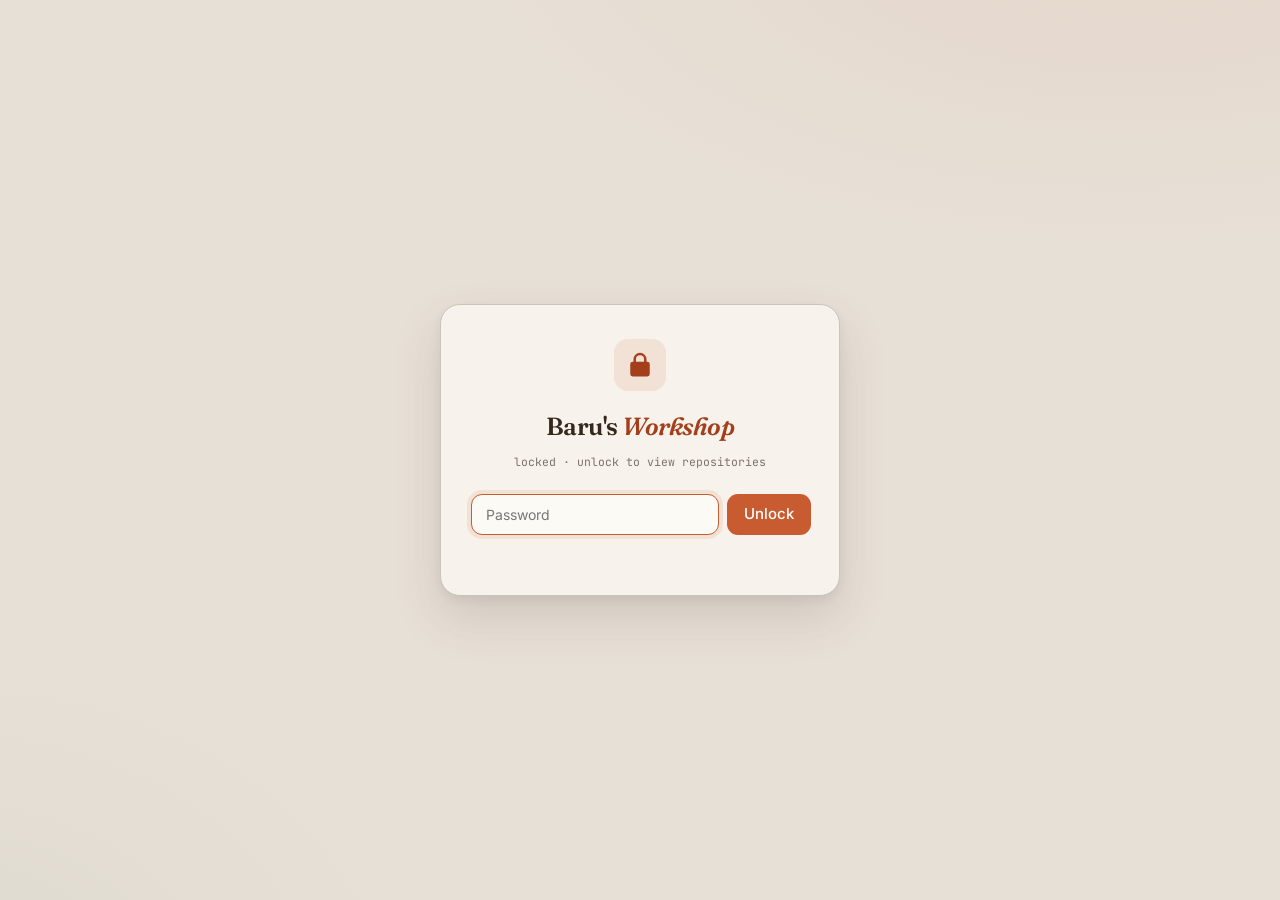
<file: index.html>
<!doctype html>
<html lang="en">
<head>
  <meta charset="utf-8" />
  <meta name="viewport" content="width=device-width, initial-scale=1" />
  <title>Baru's Dashboard</title>
  <meta name="color-scheme" content="light" />
  <meta name="robots" content="noindex" />
  <link rel="icon" href="data:image/svg+xml,%3Csvg xmlns='http://www.w3.org/2000/svg' viewBox='0 0 32 32'%3E%3Crect width='32' height='32' rx='8' fill='%23b9603c'/%3E%3Ctext x='16' y='23' font-family='Georgia,serif' font-size='20' font-weight='700' text-anchor='middle' fill='%23f4efe6'%3EB%3C/text%3E%3C/svg%3E" />
  <link rel="preconnect" href="https://fonts.googleapis.com" />
  <link rel="preconnect" href="https://fonts.gstatic.com" crossorigin />
  <link rel="stylesheet"
    href="https://fonts.googleapis.com/css2?family=Fraunces:ital,opsz,wght@0,9..144,500;0,9..144,600;1,9..144,500&family=Inter:wght@400;500&family=JetBrains+Mono:wght@400;500&display=swap" />
  <style>
    :root{
      --paper:oklch(91% 0.014 76); --card:oklch(96.5% 0.01 82); --card-hi:oklch(98.5% 0.008 86);
      --ink:oklch(29% 0.025 55); --ink-soft:oklch(43% 0.022 56); --muted:oklch(56% 0.018 60);
      --line:oklch(82% 0.014 72); --accent:oklch(60% 0.15 41); --accent-deep:oklch(50% 0.14 39);
      --accent-wash:oklch(60% 0.15 41 / 0.12); --bad:oklch(55% 0.16 25);
      --mono:"JetBrains Mono",ui-monospace,monospace; --ui:"Inter",-apple-system,sans-serif; --display:"Fraunces",Georgia,serif;
    }
    *{box-sizing:border-box}
    body{margin:0;min-height:100vh;display:grid;place-items:center;color:var(--ink);
      font:15px/1.6 var(--ui);-webkit-font-smoothing:antialiased;background:var(--paper);
      background-image:radial-gradient(1100px 560px at 88% -10%,oklch(60% 0.15 41 / 0.08),transparent 60%),
        radial-gradient(900px 620px at -5% 110%,oklch(56% 0.07 152 / 0.06),transparent 55%);}
    .gate{width:min(92vw,400px);background:var(--card);border:1px solid var(--line);border-radius:20px;
      padding:34px 30px 28px;box-shadow:0 4px 8px oklch(40% 0.03 60 / .08),0 22px 48px oklch(40% 0.03 60 / .16);}
    .lock{width:52px;height:52px;border-radius:14px;display:grid;place-items:center;margin:0 auto 16px;
      background:var(--accent-wash);color:var(--accent-deep);}
    .lock svg{width:26px;height:26px}
    h1{margin:0;text-align:center;font-family:var(--display);font-weight:600;font-size:1.55rem;letter-spacing:-0.02em}
    h1 em{font-style:italic;color:var(--accent-deep)}
    .sub{text-align:center;color:var(--muted);font-family:var(--mono);font-size:11.5px;margin:6px 0 22px}
    button{font:inherit;cursor:pointer;border-radius:11px;border:1px solid transparent;transition:transform .15s,background .2s,box-shadow .2s}
    button:active{transform:translateY(1px)}
    .btn-bio{width:100%;display:flex;align-items:center;justify-content:center;gap:9px;padding:12px;margin-bottom:14px;
      background:var(--ink);color:var(--card-hi);font-weight:500;box-shadow:0 2px 10px oklch(29% 0.025 55 / .25)}
    .btn-bio svg{width:18px;height:18px}
    .or{display:flex;align-items:center;gap:10px;color:var(--muted);font:11px var(--mono);margin:4px 0 14px}
    .or::before,.or::after{content:"";flex:1;height:1px;background:var(--line)}
    form{display:flex;gap:8px}
    input{flex:1;padding:11px 14px;border-radius:11px;border:1px solid var(--line);background:var(--card-hi);
      color:var(--ink);font:14px var(--ui)}
    input:focus{outline:none;border-color:var(--accent);box-shadow:0 0 0 4px var(--accent-wash)}
    .btn-go{padding:0 16px;background:var(--accent);color:#fff;font-weight:500}
    .msg{min-height:18px;text-align:center;font:11.5px var(--mono);margin-top:14px;color:var(--muted)}
    .msg.err{color:var(--bad)}
    .enroll{margin-top:16px;padding-top:16px;border-top:1px solid var(--line);text-align:center;display:none}
    .enroll p{margin:0 0 10px;color:var(--ink-soft);font-size:13px}
    .enroll .row{display:flex;gap:8px}
    .enroll button{flex:1;padding:10px;font-size:13px}
    .btn-enable{background:var(--accent-wash);color:var(--accent-deep);border-color:oklch(60% 0.15 41 / .35)}
    .btn-skip{background:transparent;color:var(--muted);border-color:var(--line)}
    .hidden{display:none!important}
    .spin{animation:spin .8s linear infinite}@keyframes spin{to{transform:rotate(360deg)}}
    @media (prefers-reduced-motion: reduce){*{transition:none!important;animation:none!important}}
  </style>
</head>
<body>
  <main class="gate" role="dialog" aria-label="Unlock dashboard">
    <div class="lock" aria-hidden="true">
      <svg viewBox="0 0 16 16" fill="currentColor"><path d="M4 6V4.5a4 4 0 0 1 8 0V6h.5A1.5 1.5 0 0 1 14 7.5v6A1.5 1.5 0 0 1 12.5 15h-9A1.5 1.5 0 0 1 2 13.5v-6A1.5 1.5 0 0 1 3.5 6H4Zm1.5 0h5V4.5a2.5 2.5 0 0 0-5 0V6Z"/></svg>
    </div>
    <h1>Baru's <em>Workshop</em></h1>
    <div class="sub">locked · unlock to view repositories</div>

    <button id="bio" class="btn-bio hidden" type="button">
      <svg viewBox="0 0 24 24" fill="none" stroke="currentColor" stroke-width="1.6" stroke-linecap="round"><path d="M2 7V5a3 3 0 0 1 3-3h2M22 7V5a3 3 0 0 0-3-3h-2M2 17v2a3 3 0 0 0 3 3h2M22 17v2a3 3 0 0 1-3 3h-2"/><path d="M8 11v1m8-1v1M8.5 16s1 1.5 3.5 1.5S15.5 16 15.5 16M12 9v4"/></svg>
      <span>Unlock with Face ID</span>
    </button>

    <div id="or" class="or hidden">password</div>

    <form id="pwForm" autocomplete="off">
      <input id="pw" type="password" placeholder="Password" aria-label="Password" autocomplete="current-password" />
      <button class="btn-go" type="submit">Unlock</button>
    </form>

    <div id="msg" class="msg" role="status" aria-live="polite"></div>

    <div id="enroll" class="enroll">
      <p>Add <strong>Face ID</strong> on this device for next time?</p>
      <div class="row">
        <button id="enableBio" class="btn-enable" type="button">Enable Face ID</button>
        <button id="skipBio" class="btn-skip" type="button">Skip</button>
      </div>
    </div>
  </main>

  <script type="application/json" id="cfg">{"payload":"ffEXFJTCQr3eLz/yAHt6uV/ibV/qj9lO/lchJohKPdTkknQLnm8m/T3g3Z8Y+Lr19H1Nun/s7GVwul5W7DsbkoeLP0pmnXpwDLxmhsEN+oySklBcnU6fjdEuoi9f24P9b1zb8P0+H8Np02Y4w9fLvErN3e7jetBi26lf5I8DK5XJ4tCBjWYW6IiHjO8Qo+qgnBXMDfypiOvlPzZy2JAceDgKXQZ6nAEQQodgvJ3RU9q9vxiMwYTzv/D2yXBgtQDaXoAMo1bu/dpO/5pODXKwDaGXoJt+uh2TUqttqw4frk8NCggREbdM2Mv933F8d/q/[base64]/iyf4G6qxiBHl/stxUOLvjX1Y+9jNxWZBjhP1+4WAVdeaVOpljLmiAJeBlaSEdj43naKqhoa8xAfqeWx/14xCyPwinRLWsCLLX87c5xKak2t4pUrk5W9qenSYBtMZcZCph6F12lSqik7hQ9Yd0DL2gJXgsLK/53sAwEenq8eyElDkbniYIPAtylN5vh5R+iKOH/8ppTjDxHaedkareUyvxu9Gm+eM+AOm0yv6VDB//KTdCG+XwWQO1gf25k8FMDpvQolN/pJfKlDFgdLaCGuWT1mJ1E7VmHQC6pCv+Y/zMohKlpS7Rcor4pVUegFZ2He5/5QMScQPzihAiaG/RTWEegTQPG+immfaEvVqlwFGUJO0MuPZi47D1cYAfMMc1Krh/nWCbR+5tpxoYxqyrMSi1K0r9d9Hb2ytaxYyib4XT57qNZPcUPl2+yL97sBnByY/POd0JWQn8olpbhaqI+sJujiXQYFz47izKhqfU0PDlPkM/5FLApB8F5eQO+JymWNa5/db4K4zocZEgm1+a1NTyXC1A72rRt9gDp6XQCLrxoOi31/xFB4g05rBihuLLZ85X81YP8hPXlxvuZiqcRHQf9mHSvNmJhhQ668qZZDu/hRvOBaIns2Z6nOAMCYR1RM7ICRZ284VwQje5pbTD2ML10uUeWfewBeDfhDaqOZyvFb+EsuyyFB3OwIlzqEwWdhllGW5Nnv2b8cC36R7Bf3JfUVtNFLiGSA6VEaotXDLUSW+RE+B/VARxWh70eG5+px2mgRHy4WCm1Al/Ni0X/GS0PihRZOtfEqwZS9MGoEasP2bwGZ5QvwSztNPurzqmCe/74IXjj2rSFbJ/lu1VTaIAX2KAlluE891XP1wwgNhtlzb5GyA1ASeOsevOAF5WkHwnXq3GwBspHHvmKXiz+5ADb27quDGBr/1awEaPvN/+WPNPPhzZSqqwbxNpNF9uAbpP8CMGeX5ked5gtiiHYvDM+IGppgNYCZld3qZQP+tVu0IgNeggro4ZvX+wpxJKDF+l+wz1XJ1fceMBtWn5bocVlqbdCiW89j/v8G8Rz91/neFZ5pZpOZHLx18fD7C0PKZfRmr6f3P/d3twHvEaasv10h1SOui67wd1zOdB0Zli0mP76BXZcfkzRRcXtYR1p81m+HG86up2HatfjeAJCXllwh9AYGYU1sULAlGzHbkwAdyAvPGZpORYs92h5tj82SmJuc7yaa2wLU8OzkGkhbCuEKa8rZZre9jJsKHsOcREOuOWcq3lhIXUkzeCMlm1WG6/z1TEsPB6FTOMEa90rOdy4xq+AAam2Bt2k78yMgBz4PHfKIInlw47BgZUTtsdPDLPAEL0AkTRM20hluDtQD2qY87eNqzNVw2rLYIONShqYlxgELxVPPFUP79neKXy/qvWmS3jnelFwSnkL/KHgXU2uMdK6b+OORVxJi9WcPi5a82pYNICkoUVweI27ZScpkGnNIfO0hEFM1AJnelN5j9xHW82QAsUO7TiqXGKMWQE+SCP3RMZ5ue9BjHvq+dWFU5h7pkqNXUz/[base64]/f+XesS9qxUoYbvKkRkjcY/419Q7za9trRYD1U3xolxqkutFWhUTwLwp/B6x5S/FSJx992q2CC8G/IptuqaBDFcJPDDFx/zO4/OK3MMP04lc85lDc9fWxbpC5LNmELgI0CCxkiftDFzbgy0J8uq+hRfDaOVyP+FpFTs+cGIPDc51ZXtxiajrgDnfPJo9lYEjPWwFMIckABV/oMbzuUCGJ/UxwtL7fB97mJcBexn8SPayNJsHkQfA492h2GukAbPs38QUP1k1WwVUoD60esLOC8sUdTN1x4WuymsjWw4/QcL7CmB+KbPWdXfCEDvdhC2pJ9pdbRpFAxazEOrktjvjrs5O6NS2Ra/j5eylAKT0Zi4i4aQgUSoEglF6UdFSALnEDbU+GSfSzHCkjfcz/jUYx80aYwYXItzwrjiO5hqmLajixSRlUp/651OzNwBkw/ZfVuGX9WLYv8anzSuTIFG+bAUpYHYyLwPC2z41hnfuEOqYnZ7oq91/lNPp455yvJsj03nAoQ6V4F4ORW3GrHipYGfgETaHuCQEXA/EU/NjhT9euORu5OMGxwOYziQ3w/g4skd3OEM73e4d3uwjCxEszq2vSDqA+fJiY5rWbWwqyLhytp4a/SiaNf/frf8o4lFhc/mRvEMdTAbpxIGN7PfkeP1KGx6giIY/Qmi83U6ZnRmHo/d3Q89cZmiB4HRHkOHepCzyKAI3uwVisGSyRzWVqG+OErWYecVqrQWT/9N+4R3pQA5XlgtgVtIoTmj2N2ZJTqWYOAZbQvpYI+1jsiUPMW1VRFIW8pVs5jYdqFJ5Fx0m5sY5aq20XYfk3CUTRC4XhQA5VvTKjf0dXgFLKimxZHJmdD7PHTuXKVeK+6u5Sn2kDTcu/Ar/WfDyT5qZj+TpJQ5oB98yt7RTppnOE3JoNoEETQYIgPq1sHOLCgm/+JWFNjyd0UG6q5MbGnZbcqX8GE2DOyOofGz6v9jxwzVYEPxcXvnDq+MUJReo7nxeBvrO9uYP6izBuXIUgxyzFDbAmLA83Zmii/TT6GGWHVNDZRteoLGA3l4hm4noUkCPtO6NcZJrx2pHcpBYipx0g3qeSCrzvQNQvx5Zi+6GwEwKUmmfcgIUdDvBq851/71Mz+LqkE9rxk9rWduR870YCKmlQsu3aS2cWgA3gWc87U/SMlCxBQPcgxodYxlJhF7q1pX+upIXCJ0Y/L1Mh4hLj6VYgQJ1OnmckBDpc6j7PHC7GVg2kzrjiJd+6ETN9Mm/CUOd1LK6anB0vdD3dmh2yg2p/FKhupv+F6ZOWmWaxOxRHQADKwLo2Diri83SHid3GLo7/XDd6RG6GzIBdXp4QmF6QzabHK60hoaGgFBXKrDsi+6Gg0PPG0juAKqVNCXb9Io/KIhGV++0AJwUGk0RS79X0diIe5NA/buW2S4GTNxQRmqdihpIGkW0vivAIVtnTd3ENK3NmcJgFPyLgpXFWlBr2tkqDd2Gp/hk/3k0ToHQnFHdM2c0u6EB2j+eew/eH+yHcOnFhwoF2400J1t5Z9OW4Ha4eRVPGWnIeDhowGCfrVSrY0no6sp225HFQXGS9KOVyMgraWUn1KRyoWPHWeC4b9C4el4KbzE1arsxNfBee5iTlIHDnuBCtBoHDBMsUpNhBAtFKQNxNQutg8O3670VdBXHHtCXtDJlbAPevoF99cYZ+HB2s6tvzej9tLAa3z/RQVKd9Q/voqSLz5E6g/jUi1BflVv+3Q35K5u0TuZd9Zc7v9sc1hMkqJRbOohT1R3ky8utjWxe24zwEnqs2qKVWmZlriINNIWOtixz978U2EBkqdNI1hHMOntExskyT9I8RTVcMDKzUltibLGmnMHjjpsmO8lBCqV6bV/Ga6uCRPJ8cKZ9BOdThs0fgqE/UUa4hNe+eygYN4ecM5OjCCVjwr73tgHmYQh8kFbqPPXH1wJDlHtrZxxFHiM49mTCjaTK9/KzcWY3yV+KozWgcIRVPiyVzgQ48FHtpJgePdAwOgDT/[base64]/dkMxZLlNYKCwPurkySwvAXutQ87UwRH6eZxCaHH4uipXPZ7zJZlcj5gqWTNGWtOnw9+MDvROgGo7yRyj8U8RlRZczcjylC5zFcYNxj2TAAREFcjj9ikwu53T4z85Ki7TI2scL4Ksn7hDF072B2K6AD1NxskLHaEFE79LtmGRhodAV+XfuchKCbpksuBN42Yn/00xz+IBSNFwOomKFurK59jBtWepy0QEaVAjBJDyGL1HSMNMtvFCZrqrMyelRQJX0pji/olNqc8LLkVM1kIsEhBC+RmCn3TT+zbrzQicNwsy3/Tihy0QgjDx4E9loFTcG1xIt+6Qzb4tquEsEdMVEy9C+jnNUB35LLqioGcOlywNb/Ztj5bCSFTEgmUknW9Cy5HunZvxOL4qDccFPJd1dl9SxVOEb0r73Ji+7iXh407Yi0EdZAA9iiYvQWXzfMQPhVAktjweal3QVtgFNP5vStUqBtVEnQq/q+EBvdCq7HWa27J1crZHsa5hoySuAKKQsxHnv0Ivd3L1cxTLcveMLDM8Yug/FmHEAbGMZqvOCCG3L/orZTQBRWMWEkHHekUgjnfehokAmf5D1VdAiHkzKAF1biDJ3zpBCNJNTDChpSidpVmB8mG5gNxFynsSTPq9g01exsn0WvToL1FhDvXnVQjJOWeFtrtbM5WELo5Bs0IZFryHl1eRJ7HkqiydIZ6CpUV2oxJwr+XGENGFB1YrBWsyz22A+K6jLFr4+o94S86tFLBybUa6D/522UrzQnsjJH5Pj6cHViSi9SuFvlNcX20EXiHF6OXToeacG+CTIc0/sATnEpGDsnpiLmDVsPB3YILJByV+Yd4DXrA8IoJMJ4zeRzWBJlL3PJH6FGhcQZ40wfCAW37HEHOx3Mdcn3iyBKIS0/9knQs9Ge+tD/0T/RhIbJ00p7IwUSXKngaAh9T5x1ZMgsJ2XBuCLb0Ap26Dl+zYqufDBxQ9gKi+Wi+xr3UibW81zFATqG901aUmO+9eURsM5IIkNKTyp6AxaJpOQpG3Rwl2LJrxfouqr8TjN9/0Z5QKYXjqDHGz+TSlN/HwgxOIt2AwAlFoNxk8WplEJPVdHybC9ovR0HtDV+gkssvTtvlGlr0daCeuorxc+wOnpVJ2a3obMiCzcNvOe/[base64]/KBuTUM80JiHZlG3tO/cMyczjdXQV14hr0LzkSPfmHsTcI7VQ0Q5oEeXXBa1cvMrb4gDExVr18kWCPTRjf6juXBKk1MrEVrt0q9dHaWWhp/pDZG5d8jdFUdSWdDzhhPHuH/kzcgfhNhxPQmkfekkMF2RQTmA/m/7GZhfAfqTFwxtLuWXXw2ISUzH/tteNeBRIco1hqhU2vyLYtNyJjvprLt/w3XIuoxQo99qvRkuoSqoNdaCsTKMyglCkV2t/adzijudeBc1siz5V5+cCd7WjvQuihWMz02xCzKlnNzK77tZ3fZXXrqkV5auqDUtxwJOAE1cOazRrAX1OfWy1wo8goe17iB6DmHGxtU90jil/Zhcg0L9SaSNcgW1yZSP1b+c7aQr3scLHx4BOEDdH0OPuoGg9Bap965pQSALKlaD6im6g1OitTt1AzwlszAfiJt6wDJxBsJ+7miA6izrcBMKCnPhe1bHCsL0apQmF2q1V48CY1jzl0dLXG0hcdn6kYPC/4sWaOa9hMiplq6aSpT8bY4f8laNOoRLXzvWC1tNVCdXUasU12+sCNMcbWprAUiIL7WPM7JDAZELBkplLfL+CDU00eUY9P2Zs0wqc+aS+jI6OOgCw713+VjjaHxX7iq9E+i5Az9RXawTpjsYCER6ZIhtFmBk2mqbA9LE0ANolaf7aYFNLUgOkC/w9kY65inO9hhvTtwSH3k4LPQmJDiMKMZur3igYBL+lAIA+aPfrpZc3ubfIryADs4BvOc4c10Ny9CD0pE4dmeTm4lG6r0QIC4LLhhqlH9l0eURJlNxySae5vvwpfmHFEDIHhNNBxuqhC/2WshktXXlVRBMYuX9GX3aYYIn6hmpWTtS5ZL/21CN51ilupKRib1ATgVOfDcKwdrFJK6sj5AhGhljcTF4Is2u32egj3OE/RnVyHyjwNtNWLOQSS0R838MInnHugrLdmjCmkh7vH9ENjh8vvoZgMLj6YlYJrITX7lwsXjPB0wAbDFhQC8picY2oelCex+JtsPfq+/sy896YegPqcCTPSOS2/NNmdsi977C+xZ/XzRlOH59VkopafSxDpQVrpRctD6joO2WOIdVfE9Tw8dutRG6x8mjJYF79cT4b7pct9DmRzxMcAClsQtu+fUgpB62Ueus3NCaf9D3CYSkbc9BeYMshOo6nBrEbmEvqW+QZISoiYSYURtUCN3WG0Nl/BRQf/[base64]/MdZxDujWBWNZ/E+7A+3hsMM6IlTgvsf2AUUXteQt22OXRZviDjW740wY4JTnh8saz5bfcyBIGadd7ae28UJ8iQrbKdcgy/qXE/z+oxfIiz0G0ufApxxeRf+UYJ8/1xUhzBaUHlMHlTSWCvsIUwvFPzISvvW0iwgvZNicJukvKAFzF1YXoFvjrVpRHKnJFcpjSLZ2miXTNy6CT6LIXkSvzGEDMdl0MUtz5j2kBkB9cz2uEvYQdeNwGcMa93WF2tUy6JvV/sLh+JREc8tWe9mTDVXYBrmEdwhntFzmY6ZfKHvOVRrmBrLtMtLX703ADh7p/vV/6MS2t9iC8Wj60OhoeyxHgWJQrR3i63dDQ0UiXMmn37uSPeHkzS8S7lfW5G/C23GyUQuDf94bCk0tq2Bc9y/1MnNhDpHlsDB1dFrH2xVQmsXQTGwHAuuHKPWa+GlMO0DgIYEWIAjKa7MaQpN7CFhgXYgwnoEDR98xfDryvReO7g6wAISdjYKdQmISo3d+juhhJAq60xKl9daKIYgj0/kVnlho1kzNv2uOPciu2UhwOWhy32f2MWLucn01DAbpVCB6Uv64cYBFu414blAp1BNHu2pXt/[base64]/epto2gc5Ptj5gzwv+9J3bXiBXHo8/gTzQnCFRS5mwuxhQS3WhHFahHTmx8niBpUIdiuXwV1KwnTSLSfc3Y7EjLnzB7zkDDv3M7fX30BMGapwx4GFsRMUSqPNrXQZxJ1cpWc16Cw9DalF0VbBU4AIkJiMKY79ythtqzcFbJBdWx0dNjA0JQ2WBtg5DPzKJj+Zw6zG53+RzBdz0U0oQq/BieVnJTsvkY3QQZT/QByWJawVh5dYyyuNLaxns9I9naj8dcZ/YNuXbw8Ro9cCttuRXR/tWg9HIWSpXsQfMtFDqyFj5AYhWZCp3kfJ7iCY7D8Jle1/U0dkKK/0N4Y8TR/M10GXdewfyQnv6Ob9Ef+UayJmLOfTAIAaRJHNXARimvK21CTepKm1GxlQJ/4bgNE9vMJ4fltLqfEAEst9hOtDCywSK5rN9EfoD8geuyo7in0poVe1XhI349r7o6AOHWsCY3SquaX6zk4ol19NN1Zi8Qjoh6g94Hk5Ur8gRFZMWtTWeOUZTWqxbtH1LRru7nqkOD7zZJ5VtSZEDqD3VTWx/RToiL64f4YtF8eyfav81YQMdYKNJWTBGCukW83WAZp/WBumdq01w09mO7i1kISMd9vLylsRp3S6ZoaH3UjvXJ/NSFeBR6fJCgFNt3ryCvEVE8uV2jk+Yur4KjUB2cEqC0vU6lroJlHM0LCaNah2ktgVHdkqQc5dHr59ROTgNMISDfwc2ct21Vy3enIDXAT5PthDvXbdTRMNUGjJoYnLKcdww6EFc7hG8LmVMveNgRcBddabu8BoU02zFd1NxH6/y1Fnt9jpaestaJBDFUgPRnoEo5I0wWDyy2OVmGznljThuKfAqUjvI/5dU67D8SleVg8L7r/[base64]/fG915rsdMsSQhlIZw+CwhFZYJ8B+8T1FrYt/M/uZ6sPHrhQraQiQ25Fz8JMn332vRaa+s7RV2tnkupuEvekptxnIxIa7qnq/[base64]/7qgJCAC0LwX9dUl/HLcxVhZqNn3pZaWGaL9fC+EXz5CfMl9TxPNIyywPRJFu6lhkPpPRDhAexy9CvaHQ/Yj2ny5QBKTkLPhy/LcqpOFntYkF170mE8KIsMTO6E16bZLW8pDQACnWc2wpE/IplhKDjwbTqza7SuPm8GzWtiOPp1+VrWbUKiRkDZJBd/P1god6wT0OKq9Q4MkEm+XseniD0SITSj7DPRKLgbbnrcwJ543BElJAxjp3csYpv14r67Fme0hxp4Nb4tTgRGjSvb8fk1SDugQi/QsKaLg4dgjP7XPa9BROnNShra4uqesgt/z67s7B3xwFYKSeRQiBomRHZRPh4z2JSadhgt8liF9rQYZAO4GAy1mDS8Nayh8NV1CHx3chh9A9+Kj50FGd//QifX1q3dLVCrzrHlWdW6PClin7/[base64]/4CR8MzfbQK+3is96dNls9Q+sTttHQaRnHbSfyMxAfGmLhLXBC/9BEiqymyyu1QJQQBMYwAfqI5iRnjfVqSmPWb8IwesUlfUr+bBwwjltYkjLHFKrgjWfi7Az5s41WGGWrzlJktWpQrBuXzhCaD0c8lJThGca9/FEPzZr/Kz0wun+nafAWT1UWhhj0RbOKPpXwBB97nXYpEiBRQS+6wyyDwIEQO46OeRFoZM8sUkxaOfi48JDPT3jWODbJRw0waVtQ8MMEXfAWCk/EiHnH6vySJbSNDqVwLxPrU1EAJjnY2sv1Q9XaAUzFRNB6ndttXBCua0mXCnXK7a87P49Rs07XDyv4aevEBhi/0yUUMqVe6BsNOXXcZ/TYDLiDFjjt5J6MN+PcEmGXKCUDmevd2T+vPIDQysNK11ptpTbGEv+lFA2nU5Fa2eB8poJ4+Qhn8cnoSmyxnEvJj83hwaIBJilUaSfxjvMwMv2uNZiPW4qBCylsYPuMGIC5aRBCtLAUpRgjywfwcQ9GOpz6F6yxVR93lYwjntHwDCCMrELmPxCKVcU4Z/EgeP5EofGKFlH9+TxWZJrO/X4ljwNdXrqfwPomW8yGSv3/[base64]/ChRMc2goJcKVOO2HeJ3+G0ssvX/r14n6syYBnkr5gj1Gpqq+JUzAKfcDw31ewfdPSbgLvCnnj4cBxe+WsgeBWoVuS3QFyApEdf825/O7ZIL21u8o9IOeBV73FeJGX1ZhGlSYK7RWKZTGnA86Lo5Chk3bNw518HT9p0gFCcJVaypLF7oDNzGqMayok1C67/cjRNyEbvoLNSMhMAWmLhc18nOHoLBoLkL9eFj8C9YeJHt0ZB9tJcShAlcjGY5Ij158sxQrcCaUZhZs+TNwc0eSBk69peSRHbZ1tzUvKIbRqvb4sB28wj7M8pHFwXKjL56qH+rhz3/oNd7wMMev/rtqjpLiZt1lF4D8KLXvwdXgnuECEtXKHaF8p1k/gGHPAw+GtV8bkVtjTitiONuI5V5ckkmLfD2pxfFoRWjvJFKnvQ0IOU9WkjdHbrka9nYg4aWiMu6m7Dm2/dngbzNT4HooWMSBBjq29wiZFIeC/idjC531MgIXjvRMMT5KNRLUfiZPlCa2WqKNfOwYMEenfD/f0j8+VeLLdu4SdSeCxId50aDZURlHWq5O54t8v9SOHA3rT3AoNO3Gw4tsbHNREk5cwVS8N7v3vfB1Mpr3tJkj15bfQnqJyeE9kvZk6TjCdH4/8M6++WWZ/Szw3ILbR+AiN0OqPNlIxjw8O4J1mnwGsSjtVRijt6rjnBZCHCTQSrQhQj4ZtcNVh4AsrbuLcrAx4Uzxx26G7VzZrVbY3NBbMb1XrGTwyINciK+1/X9hQ7fwznkXOG1awK7NAFmKMDXXnGUjOklTexMquGlG/n599HBaCQo6wZbOAA+H3MsD4fneKv/Hld4z6N0ZmBB+yHBjQ86tK3ppbwEV44Vc9lxTZDgXsFar+ImKChDuB4Crzi0urqb5k5gVTjLK3Kd6zuDW8U5RANcL+9JVLkCHtrTBaHJd3KzqBlepZXoKnnc7HDYO6q6Ah09gbA8yzAib9cCmqebpWh8WkJkkbYHh5Jzil3rBmDnAaoHnWn9GQy4KVr/SLJUXvQCCp/GmkT7K4gkaECbJJ5LkVfEZMx+Bdq3xJu7IjalVNB2o0JRhsn7xjvsn5Ppw+wY7MtJpORgE+q5ynp3LYUnnNM9fQjOfkVFYSLuahYhHF6kWNxSUQXWE/FEVTRIc3B8A/s//HdXda45kp0rSzy7+C5KMwdYUDtC19vGFAHC/TCI2gBHHtdnU8Qmg9GzUxXlVb3yOd0jg4/SrNpH0lfjZK3fTaTAKBJFvwM1sxNuzCvNX1Jk0oJq09AUocFo+SdAMjs8caNOv90JzDv6l/Jv5N/[base64]/UFmtRpx+DzawF/hdb4C6nkfZmQ9C/iRLxNNXnr6xRkrPLyQsopwVxCXlXFd1+2xwcHS0OBu3/LzBE/2GgqE+r5serwU8q0GL8///L5XGv1o1vwbM5tGfyrO9r6IHn2Wre8HLkqVWZwYbQN85ObUbgfRKdX6S9bo+hovbu1DyhjxQcr9Oofi3DxRhFGWU3pnPqkZ0C6vXLn2jZ9SLlLYB5fNnyCQgi93PdBsTbaJGN5VwjLq5ZRUuvPswy/rbyPN/wb5JPLuw2TeI42D+1+qcc0L20ABXebo9Mb/+6IuiNZPE5FF3shr61ByDeShxMZW4tf8UFXQ4EfQFLp7AtPiDH4TjXMbPf3+Xmceed/ePSLAEWVU4Ng4I+kjt9bKt+NWlxA1W+HKP7evlEtzgoL/LYXfAdcZZm1pQDuxSNDGfq6Z8RokyXXfJpdiGMQKWKiacxdRpZuSDSIGNFm3FvXdMcUMbiCnBhaO/OOvXKTW6BB6DrE99TCg7ro+PQCYiSbQyMrjJkdYarcpNdjw1G7JGVwgtIai9VkjRZxYvncKTIN7KHmFhPc2Hk8ahM+7AGrFbANsgz9H5qV98tIvAnJdt9WB0YKeFQ6oXqK9B3igayhEDetPYWPSAQq6Ie8L8U/b247ovWpAr8EJrW3ngu+DssM687+Qh0bFrR3MZ2N6QsMEJuKRYyxoe+haR+HKGQPvjvxYle0yBuLwB888jp/jgJLssg9wR7/YEeuGzmJ4AZT0uqOb5xE60zS+McCRAeZwtB9XlcpWN9rhPyIi0HAq8L3VpKcZBTYpIWwjiqlHH/2VMFCcXP1c1ZRZxaoc341/McbAuoaTxf3iBI57HyBxLKJEdpoQLqVml1Zc6Q05ii5x2dpG469ZaQ9Wfn6obAxC8mPFwp79ywzRX7sEPT4RZVvD6JWTSIX366iqfufIb7bTIgT9HwQ2d//H8CROLs+yskT8JEnvM3obYea+QLh8bP709bHMHLjQs+UZv7XObSrey4ohOD0ylbDdryluvBOx7S1Exl/jHnH9fMGA4JQ9NkzObxrL7uq57Mx5BIWcKYcYx7vxnF0VoShJ6AjZCadqUvfjpBvKMjxaqKd0XCsoCcsY+AHMXvzl0AUj0pfgReQnT/BV4RhFp0RgeKNwNMZor0f6n8ycv12VIJEJpdq2MeNeuqSqwqrakFOOsBxQZA/+6D3AQni3RW7eCe8OLh3sPty3y5lxSi2Y00vG1KlqG+4gXZ1WGSgCC6e1RGurI4jOofYSo6HyjhCDyMgblekBBajUM8pD0xdTaZRAzeXUI3EVCpUoOCOE5DO3HlbRKt0T9e3o3x/nQ6zAl5P50o+JkMkae/0Hrlw+6Jvq0uKWbhOguds7oqitwXIoXxR/FLFw+jHBQWQXD7lDXEaKmpQSRDc1kqzZ9MJT2hW1xh745LvyzbYgBY+aH/Sp1rnEvz36G/1BJyDeGgT+pguQb+R2EK04QzvVvz8gm5V85AmXTGv5UrlXpJDKGnxgTh5V5jkNu8tl0Vsn33YAwRWIpDQIKw5qPlxD3i2jQRdHfS5N1/cZOUja7v1RJzUVD9mnDzGKA60t3CIj1zlCJxMqhr9ly48+tEz94G7UbHerJ4RSuMvFOHikQPcheB0Jl81+zfNcphPRjlRbhdvE+OxjTlB2+78unx/MzjHr7fOVcAVD12HXp4UCcSziwql7z28ngeky0Wkj+jJ7AkF6jeQ4y9u2gNdcki9ywk4/78NeMZjHEqnKo0PhnpWV9+D7EBS7YefIEpxffhBjaJ+7Ngc+GgAqU2OAswad7euuNUc9EeXxSb7Oj40ARDBAob9/DbJcGwLWDodBIaTdRFepU1Bxbdn0oYwtS2OvgrtZpkslmhfyZO7uqvkJlawEUaxHoD6fEFkEcp0W8E16Jhk7RcgkiDdXJ1TEAG4PpAAV5cmhMBMEIBtwOJEjrrwJh26izqP0/Ncg0nYEPVvWqDj++4KpXvN7Dgn/d6MH7Tp/vzE4w6hF2GPwyCj26iqYLqv5BjntRAeoXYejG9McNl6FmMWP7C7JdWANHPt3/+z0eHCz1zoNgPTTtFLjj02LxtQBRbgnUSubkpJ+3K7SB4jYYymB+vodIiEWF4MMq29EXQK+1uMVAqNJz84gh9ZjogkCYyGLMcyf4s88X0qZXOpmSI/N9YHkoZsPBrvo17+ziWYWlJTNfkZo79uSOu7r8e6RSjS5v3/LuG+NP3giewf+sGyPnInMeKmyD31UI6HHs58wMogHpp59ji78/7/iO0v31VFTv2lISJZWpazQDVliCM+wq8AHuHXhpLBt2LQH9/C+nqJPuUP1IbieFHzAb1Nw9CnlZF00TaNKuD9zffA/XPdOjgv4fCKFob8KIaRQ7G2/spqq+XUDuc10nsTddwWfXP3eVBgf+Ny6bhtNoUQc651Rds7Vzr7UyDgFFEkah1RbKC95a7L7xozzOMoOponxu/7EctLzKTabiC9oGNZYbxkIEwFsiyZoWoHcBpdUn646x8BbXBi7+ymfMH+8tDEd+Miz/Jr7tT5eCEC2R11XZopZhU+0OwaC/ZaK2Z+1MYz615kby1qlSAEaCvUi7Hp3D+NM5Fe7voEFVPZ6dg1oQhebnsPpEUWT331cOszqNkSXRcokB23dWJF1RZp1eBvn3C2hlCgHFOwcltINwNC/fjDoqFJQP7izFA2evPlrMgmqDVRz5ArdoOKLj2sntQYCiNX3T0z3t+E9H3ZoyRTDDJvtKpzmZSJAE+jDY5Xifn6oo2p3CapiovV1X4T6wEmetbK4z5+kjbhvocVjVHowQhwkH0G6HI8B7Fz/mV5MAIm4XyQs447z0o9BjQW6utFahZ0lu4qR0iqEWno3wXBH78DseUzK2oHuystV6pAv57mzYQ9XKCgqHPRAycYX/t5nYTciOUMB1xprod9EEV1QO1H9yo3wAvVX4AMJjj+94J86Qbn8CV4JOvRnNcHgGrLOQqzdp1efwPRA+wiMamQs22FRnPgrcvuavMRGT+aCahL74x313aYiQPx/IllZq8F1TTIkYHpQZtK0biHIsm+sGVfjm6ak1ji/2/kqBOKMGPpK10hQ5lKn9hm3uhjwKypZT++g7eKoHQLC0nW/JjYHAv8epRAEc+sXlJDyGRb3E5qVgDYzLSLSwSUtPYJJ838IaDgT0E0mdJdEqFSTgubjPr4/f0NLOkFmx13CpeJShB4bIsRC+OXGQnXKnRS0AhQ2oSruuW90stG6FZJ54FETA0H/G9Jahmd3Qc0TShRCjGc9FmTSa0/7hp3huUT8kTciI+O4IM7Ny1La+dhofnGk0i04rIkOSkBclKoJM2HPg54JasZEMjQDhATDJ7LsvYChZjFcRzXw8tyA+auJNKHnZAC0nFKmgVYtBWu5Xhc3be3QThIrxBaUIUupN+vohL+/p2b4DOy20TV7G5qYSzApuGfG4mGt4Awj5ofbLFlusBghm1dHZ6lMe1AF98L///sMMWAza3dWhtyms/+KxtQe2zKpaNuqDULePYNBWXLvYXil7xsajSSBvNzCZcGwdnKrfibhMuDnR4STvQDYVruV7NsSpdL3rXI1hbl6vO/vQbVISrIJ4xqDFqy3vrAtOiu64vvGhS6ucCQoAH4aGvuTsmsGbA2/u+tMGfFNDY9KsY2MlbAbHnzE9U7GjgqJmmXPwfbEj+wQnGciaIBmNDPRnn/1H6qRhrQJLfUbPFTqWXIkEfLV7K9/wuXGUgUl8lglF2bf3h31jshyPtUDkVZp4SbZoJ8kuP47QK8NtiTy5ay6X1Lp5ouUou5MhAaDD4o8Gb3U9RiPC1Yp9iH7ytKzeLWq8l6WZtjhJ+Y39/t1BRb7oLspwqKF9rOQ2GuAFZCpdRan+ouU4jhZAWbqsAfttHlrbofzrtMKd0nM3XgKM6LxsnFh7tIZ2AKP2kfCXPwRNzf1QcmHeePbHRqr6vzQjHQiDLN8ANAHIvnoCbu8oi3dMX4GmOMJS8MCq9p2ASs66XzQsYsOWJHrLaX/rPETyleDgZAqJExldr5ZS/5oJvRVJ3E2eyTxf4m6wF5qxDbrTEkEGb5gq1aOxhDr1qhH/C5AyDpbJYwnKtlyR0foooFWKl66mCsr2QxtPbkM21t8q7eh3FE2nrKu1+H5f72zMrpOyloFQyabgyGAKFj5pWRxYZRRvSlebMiyhirvIs1TrSnUsDIbfaY41x1tQBG4O48J8V0thpQc7MEx4UssPxtk4TuzN5aXt6SPIhtgn3rIQ4by4MEyxjAjV1t2Fwoye/y8OyQ/EDjrCjbhmr03JGu8tcMerXzwRgCunh6Q9idSZ/zS/CDHCw/DRIA0uKUpJl4lZKXbSwHyG2x7mTm53mBo9b7xsVtcZNEA0mKQzB8edbJnXl9AdUD5l+ZqVPGfTDPImtElpnXIRYdOLpnSz+n6aeS3Fy93IridgD8Kmj+HUiqFhCl/0ejNPD3/4nyqAQVe7XBueB9zSlvkOG3qlrjJLTNlOkCfWJ66exemxFmHq1nrAaGsNi1XjAbjDHAzGj2wprPaxYzXmMMzpr01CHC0HhSchi6N9Pyz1zchsoYg5pfUROnJil3Uc1cZMNnQOcdaioNvDwgEVFIk58ezC/DlhpszvUwxuz4+QrZQRPrgVoFw/x8ONzl/ybmrfiFdoGmAiHwFRn2G+/zjQ9PS89ElG9B3/IpzYr17bXJJx7SEyV4QENkSP5Q8hJIk2YM7Bw8Jz8cm2GYQUmB8G3IbqyLH/5uj+fcvCXlcHruIeUMxtxRLX55g9OtovIAC1kw6qrZfg3bNdagF4+WqddNnl5wWdtHwQI3jQ12ZDSD8sQw53LqD2MILE9PLTS+tiLfwW3Aokfw3WQULDRagbOEuW32VKcPtkaQSmCPsLDHSY/3r39yUkTWOIn8qLklBYvMs/r+XobHmMalH8IbEN7gUWxgvkQ9oh98V5HrxbZAS2D8Q2Wudr6NacSCUPHlF8jArmHTOltD/K6Acb70z3jMAx8E+aAb8TLrqbRAP/xS4AUCQ6+sXLFypapQgjux/qykiQeXu3BpH9R4PrPUTJnKlCI/sr8LoAzdiuJvmwX5FeWK6rJZq7AMIDDaU2zXiqOjb8moldPiQMrkhQero7oCNVFQ+ke62FVn5afffIGzv/Wj7HXZIRubtOWJ9aExgSUCZ26Ig3mLWZKtZTIoGAuWM97xIrQnxBRdaMod4H7DA6v9YJll1zXsD6xZbCqmNqkvMYqoK1Bcpk1q6NimnXRqozdcIFBRvc2Tmrm3TivDNRTzzhZ8JG9UgBwEem/SOuGlHupgcNJ7gzeWSNRz7jFYaV7kpkS1bvGxdnapO55e1BDQQxLMRERiuFQ/oEvGx4IauB42T8Fw4cbfrMJIZBwS15bnXM97ZplS99UIuE0Si/miH11oHwWPBIcd7hQNqZr7aAVz7TlNV2Yv6xCTOkbZf03h+XViIpisBifqWRER5lS7CSRgqzl0Rg0lCtNe1wEAQUVm1AWvpdJwrptiWZonhEAfvr+SX+saBpzZ83PnZuS8AFh/EUl7NKPGXo5znkhdVavT+MIu0gLrHEA6AWPYcMb6umIJ9/wb0MqWLUtGeXQxUOQLYeGe3n34hznAiPLanY4Rn6btVVz9kvy3abiL5uHXX0bUIEfBj/xOA6bSRc8J+Lz7/OJZC5aQGV0E46GbZiDXxpat9OPQCelp4+sMdnuHIImc8mtUgnAlBtT/jmwz6lLqTNF448EpwG9of+BnxIT1BtPdgL3RCKDz+xqHrwqDykmebgkYK65vCD9i3qrUuovQxAhyMqjjcp9pNPiCXVvSy/K3bO+yXDatG0hDKJCp8aZPGQpMjKAtOv4tedHyegbEWcVwFER2hW6Ix/dZRffCkWX6oGNn2irKuodWy3ASD9Z40Kaqtt/PlCg2GVBkELVhWxQIBg0zoiwRP3j1f8uhJUeXd3NJRLEc6rlDLnovuezcovEE/6z1aB9tiPDBeiYdPD+yutCcCmgWgPM2quaFYLwGxReUtn39W/zXTEY+RdNXB0tDn0T+TySeAx74fXiKb36S4aaNmTksEuHxQis5Tm4I9FthalDFjRtbNwSzFKXjE94WqW0GXoLt2tXBUvWUJJbXkSNcffmHPhw/[base64]/78Y8ns3ecA3iPQBjY1ksmCDS6t3GnZ56clL6k1VQfInzr/7T5g80M7TJZUH1gbOhm4ob/s89M0N19h0SGEnhm9tEzfnyPx4Dl/nEEPAj+ScCnFYQitX29khFWeRE1swnWz827RPXnz5+U3/NTf2IuGcfZMuDg3dQYGEnpqfQwqugxKNaM6HNVnrOPAHYyljc2UyB0v0nxJUTslWiB6SHcHwgb74nl6ZvBCoFhPSxfefa2yDZEOKAXa1en2dm+BYibTohug80gtgzNP1nM3vLw+gxuB4PUSS0T9UJF5+jQ2Lnw37pW6g/HKUPKCSmS5HmQMjS9c3gjcVYJRu74c/0mv3IJHJF2iIBRPiv1i8sdBoa6WP52grNcFl5jKlwXE1miV61jx8G4AVDpvCUK5Nh2QHkHYXpBIk2p6kkLrlfvO3g3oVGr/Vz+CQsWxTdwgU43RsyTTNq2ml9goO8uCq9AcN4ykwXFxPF7OOd/3Kp44SxVIPvuhLPtJLWateHD3QWvRWSFlC3ZC+hQtVza3LyVqBh/g9w/6MIjUy9+S+JZaBCbjiSGuRFwjVETMhIzSE+mW4vjbcVUvOefV/2vL0h/7Nk1e5deP4+sxeLHnJrq+uEHomlU4uFEgoFOOGa97xzMPAuz1rVJq8hJ/w76MsOb7CcJJjNH/96+pVQuD67yAcOPhpxDNt3LKCha6HqJB3JrA7DiGKQFefQfFyfpkYrE4KRsZWTvXkrlH4622QhQSrLJVVlBtd035fgz0RpFVdYJ7ky6KO7GId95+LseKDlUNRMsZhKRvgXmmwpir8mD+ZAwKXMBYOLmMnIUsVs/lfgNULnzq0PmYGbksSJl6oOKydkcHJ8tdsaCqynvwZuUlD65jSqpN1eTXich8CK5E8cLu9AI2VM5ILhR9qAo+vABsnnT9zePqj+Js1q81tu1lymSlj04fHDavhLjMCW/ILNlu2RAYPYEY6OprlrRdL4VRyfYLpcI/TGq82VASZpZspauyeLmHaCU19i7Ua9u158ugAEdhQ5qK8frWqKjiiENFl0ABpOeUpp4iqF0eKB5aLclTK61bFQ1ylk+k4GMQ0Ec3QPsOQsvLdaW2uSEooqR7YAUe9rBo+g9+/EvmC7TCuyGdrcXlAHAwBRoHAsPSDNS/QXzIwn2E8rjJSc0s0AbayOx3rZAV7Qm1rQa3lKOqIUDzJX8TwY1PmuXlNPgP6K9Zy7a9pwti2lRUnkWwQ3zUf8RBdNrQMkaEwWBmTXRWRhMOhAhvByX7NVSHj2JhO/6WO+qYz8gSyiS/PFAvgdCC9b4PoygYxoarlOLBzsioWH6a9YGjA7pe5xuPz5jWwRhGdFyc2bi2oKozeW8JjRrK8B/oh2BBW9dorL2QcZUKg/otHBif8vZ6V/2NOhDEbcqrl68WiXUFTcCOhkfE1p2bhCWMJCUI4kBZuJdSM5lLoiQ+xpUBBzUXO+wogDghoHMl3TQDpsGKKEPgy0rdGctS5BjWeVZV8u1ux4Jq/NoNpXjnT9UXWTqEqrjcR0zIVKGYjZHD3V913FJXXl0yvmtFpP+0AzzQxLxc5Vn9ApEoZOGne3hZzv1HQFUiPP3QUjbdQdkptuJqEji5pmpOnsuW9RGmgXqzVT98p5t/OdPUuYDwWpoatPxOdcWuZoXVAvro1XrMTO1uHU/YMZcAsONpQDw02Tm6/ghMB0Gij7KQKgJ8nXQZcbpkBGONbRJ043NHy1ifTe2sYNVmBpYe0vMHgpCum9lxTMuQI5qGsAiUkLree0VRJNhG1JJAcyk6+3i/1HgkA4zFBFf/spAZG9fivt2PUwObqnNC2q4nK8NddUlIMo6sbX0w2olsOKJjh+SJ9Iro93msWmaWvITV4ZKJOs+0AiNpf1VAMwjO6WIaU2zFfKSiTPGLPPe9UEe1Ae/UL8c1VgQhmhEnhBmkhVSInujMrxlMXTzSN5gaSyMHQ99YYAvCN8bc7FJqbumIxjVIUXyF6NK5LbqNcwpA3jFEth8fohDRBvGjIg+6/Cb7Ed3kSVm+UfjBZEL3upRLtp/48jtvUS0u6gmPrLmn5RcHUzxAQdy0roezqJesbIvIvCFGjIgqO++2yqmslawn6FHcGeiiWnOs/QiW9SW0SqgVL4dLaisNMy+B83QWty6BB/QqrXbYJUGKvuzbhY/MhZP4V/jaY5dvDYYICyCnCTJQ02wVhu8kAkh3hKIx8OF2YaUwOYCtW383doALJa+tnpnUIYL/+8FtVvaibN7xpONJhWi7nlyQsnlCd1sYh4mocToebb1TOLpwxQFdd2NkTrp1UfO6E4joxO3fKcSLHAxeZmBczR8SSuc+RTl6CbHbYzR139pZ8IzjBwHlJKUFQigjrC/uZEqjYSQcJJ1X8UKIaeu1YWVS1ZAAX5CDAj5yV5FmGcDId9o6YxnK/3u7oILSDe4NCN0sgxxj2KoFwTqdIiMm5VSWV3wEVbbmdUioJMTRXqke6H2MPmemTbInltAX/FofwychFWZ+txKZgj5dvDf/oupbdAvp+Z/cXrzmBEHMthryEW4xb8IyyPpehtRwsx7sGZJOIts5bD0urVMJrMjvWtVcC5I6f5Gmz6nroJtxUIUibwfpYQXqz5H9B3cLd0p+5VnGERGntuDUlyoVysjl/[base64]/jQ21sLzkXyRwaE9uKu4v+V9SqzGSokxtG1v7FBBQROajrPQeL4rofcy6RuE2iDWPuy0y/kGgWlFJ6LultnPr1mpmwfLVNvt435i7a8a4MIyB3m1MMbMKXTCyh6Oz77siG78H2zth2NgMA5gKdj0bDnNQImbKYh4o2weYEHxvjx08oUjySbd7MXqZt9VG3YoOKf1a7zPXX0aF68gLYeNWHoeRpSZ6fvNa8K2Jd5H8P5wf8O9n7RJ51D/wgv+ZQ+VZ69mRkElXmnlAC6W+DnNQSTFYN7FR6DPMOF9Fbb0fTx8KWIr79ETyE9YfH8qqyfDvcJ9Wn5ZbGpQFiwI7gKRUzMRc8DLdJaeO8oAkVaiEeh999pzTFPW0vmNpV39XI4gkhYXDstM+sem7b1oBx5KHAEYpo+46mrPbAmwn8bDxjT9s/[base64]/io9r+pcKMFn4baXaQe7hhiT4hhNpkHzeuB+xgeAl03OIWq1FCjQKq6Takn3fCvHB5jAz3Mb+w1wIKUOpegO/HNn2nJOK50vKBl5cqcutSsoBQQRnWfBxCGkW+/3vuWXDiGPb78A2SxSTmhtQOKph94NNqrEVrIe322acUjTucfg0pDg5gwcbWgaaY9i64BYmNN4D6GJFZ2ocql/Jyv+CMnHff7Z2nfMqmN/yfihS2To0NfETNWrAUBkDVUnjM112sNrsFkngmiZRQ7rzdrOqr9tt5TdhAZKjrnePW045s/jn73r8fbW/UAQitSbYyoPJc3Xal4LmcMkKCPrdG9YZD0MkV8KBH3xl8rURfuUeUsea2en+EV9/3mjv/n5oHImbDlZsBBoEOFxxOx9pCJ2Hx6QFPBIRH8+hyenX2qKVLFGBM7ySrDXOVQ7FKwmNpwNlk6/sLHf6VFrhAmWOFr1pBvRx2zkTiJ6CnOrpq0VJnjyCZIFbHlbZaXQ9SOCRNyPg/XwFgdyJi7zCd41OnO5Gq0LL+/xAvhRaUZTrtMcTjAhKeSbctIVwHVoQK+HDGGeFdQ5WE77ocymfR02zXw3JEUUEO5onjgux4YgX5VRwVkRsNzkBGRlQO38EXKVm9tVclbdaLYen57+OJtX0fmgdcU/60tNjhA1pX+DdyVOzqZdI9saK2VWcpnxezd75zp0XsmkhM8iLDWr78BG0mNOQLPEa0hUfayEgjPvKQjQ2knCFquXxCPubvm30KZqETYbLkOXum1P4DLkflyEDfU530QsB7pJmPELUAW3TKZMDq05oxxfNPZ+Wm/sh0WZpJ65Fm1yFyiuKNp4Bdlm0YvUBz1mWIqaNAUmZPQyrWXsAr0btMaRl59WD1kVy3yS2pDFn/E5KBdFO6Vkyo4xG5ZG47DX4fq/iUkOod5D/[base64]/tnilnLIH8rxqPN1HfuH/c2Q++lI434Y/3U2Fn3EGQ9s4cWON9VSUDmyShwshQdQbKZjzWH2IcZzDwmxFCLgAtQwt9q5rafoshoS7CmW7O5nwyESIU63GOe7Kbu97/eVDx38/PbG2tuKzMVenjQUJkpiREgbxgW22YlakreHFZ7XAvKmRdqwxiPrqdyuFh6RhwbbY4hXj0SV+ED9kpAw83627ceJAVWr71ccoIRDK9njR9KCzQ/d+C3bZ8YLTj362JRmt+Gxa1S8M/UmcEcJK0maCDyKVfiqur50C+Pf0VPL2fNWHe3dy5NoLt5tERzbK1VvciYBfCF+sPg+vdwWcvQs0LJxepyrGLgPssQ4mHhySZQj4FI1zb5O/g9/0XDbajP2UyHzJQObMEtCoXLZ5Ymp65Cp0FtbfjLAHnWaFNXbK3hbSUxGw8z2WRnI/luAikUsFfture/4L/yKo1d0ZehXxkmJs9uxekdJcKt9KaAs4WnfpgY9+Z/[base64]/Mo8UnHB3MCr/MsiocTipWCkb/2ZdhoteC17+6/nJxsNlTP0PzumBBCrikGMs0+DCx0ecvXFh6U792m6ivDMz2gGTGfnnm9zVKRCgrbPX6RAdKDk8viOL6/+H7PsN1yhFdkCD6R8GqGa43Mz2rgoe/ZMYDtwncpvef5LuMkikzMHcgjhp+0MLAFd7aRxQX5JHdBuP3C3ik0A/a4eXi6HhQLjMr7Lyp1TOqZblkug9DTIjTgEpgUKfyvGmtvTDnBmkIv11Z6VmPDa/8YsfFT4pcZRM4bd1CQHvqVv/PCmZzoX88NAkbizbEOYtJqwuqGNAtfaCAcfA8vuu5Ie/ec0c2jwW1PVo0zinkME5IpMlnbTlS/SVu3qLhyakIbEaS2ub1Ai+NuBhWV7jDbu3Tk3JxGAVTm/55eBn4nTr/+7xkwZQ/+GtDEMjXWZMi6cgCF/poA966HH7760Z3hdP2AgwVk1g+RzFeKjZsXPncgW57XzUZdAwgvsmI70P7YgpNyvKEwhMln5FrcsfFxG+FQkjS1/NF00l9LndocLfMQKabMSNXyTTJ7rVMTLBmL1hbRHmDQ/1OCtlAxGes+vAcc+9ZGWP4syPQk7o6w2fnMcrOksoFveMBUykLNeIiHfwSB2/AV6yoklF48Ogz8yHbugl4wiTt6LYSLLKNgu8Qty8xnB+XMH9hNliGoO2zW6PhPlGnw9YeBHCv7DUCjDUlkaZb7wSkQsXZLoLmThZybwQTg3hk1tZOPKDNCy0djx2pQAr4aSxuKqmo2Om0Ue7qY3NLrDdpyvjqtR2lr6aLUy0Z3BPrbPTQfA/zTdiauqWw+HYC+tzZrHSDIizGXwyQfp1S3VImONUFOyI0dE8bW/[base64]/cfTswI8wZTVYiyF8PZqSfPjvNouw4d6YyHHjNlfG8ptZsIprQqtndI+DzJ6vFX8tgsHnKOj+GjPOXvFbtUmDvre/vODtHaRWAL3lGMazWCVXnGZmJMrdqKZLOoF+f7g+t7KSAO0VYlqEPAaxPCnlBdrqQDYJ7+OU2TNFHVgRW6QB8E2FWvc+znwqsLqzt6nCe3H6eUyEA62rL/06tNeC3m/gMPWfluUKN/QPRnVPfHE6sD5yyfIV3ei19kQYGQZ3WKlKsBFLeQt1XgxJBIWTpLDgIzMskigbot+j6j/8rMVoC22yQBIEQKRgCvYIz1xLM2yeG50+zhDPCEPMhQgJW/qMP5oktf0I9m8plRvQpEcDoweFuDfqMq3UQsrNjenIsrPqFCDZtg8DmPXzUuD9U2M9YYCl3M/0TQ3y5a0B/[base64]/tCxP4tc5EAH6IVqo2taWLYJha215aWRgE8lWLiTGgMtwIE6dQR227sWNdLio9jK9TObOJQqHdHTtZQDx773g33592f2foQQa2KstNhlKZD0ZbNVkRAYgx8mo4AQS44LmQWpMLQ942qICAci6umLl9QLp09Jzz0XLXyLmM4zxibv8J+ToBOyhz3kRGzBOeJ8jqBqqZ/IVkNBz4rG+dU+XXHz/Ae/iXy6ItVq5UBtUz8IPJSgR+Ont5fbCtuCvGwBUGKao5xNUrSQDUtu/S0slLx3kKkN0jKcAQ27cxBjgx9TDJm3ERdFi5JpFtfC1uk6BjNw+fQG5zBGTQGpeSjj0++yMp/q605BoVmipaeI1Hb97UJzP5mt1rIYCqrNPNMslQVxYqp2da13w0SRDXWNTDzFisBROilNoMYr3HpieZQMfyZzff7z6JBfFqzY24l6Yf1q1nDAEMHr3WkvyAEnPaM7t9dBAF2p/qAyWnf8SR/BShihccHQAqAs5+gxsExWn1V4XbN2Bxt59Iw1xERMHFV8/lJx5fwWRtEONTlXDwFdi2q9ryqiRE2+ggRBb7awYiP4n1/im89S+D5fqgrP3dKxZVJkvQae9yLFvyRhFc5XIVGXop/BtV0uyBD/mmF6L7mZbSEBg8FrO+dlvlNt8DpI8Bm5O5nJ6ylcbMXztKHAqnUsjW3CgAzrSqjOP3kDT8apf//1Iy2hBiEY42wlRYdduNqrmsUZT5+kQA10rnh/JltdVVlrNbruv1ykTPCr0h4AJkrP/BYHLlPUvjC81kWc1fjPq9hGfXT3sFv8ApRPmFyPUbs2L7l3gVDcMhjyWHE67jKJBI6ftF6nEh+Cw1Hm1SO6GTZTGrMg7XzSK3mkz+uMEy3gi9zyrz849r5DV+/[base64]/yiaytnpZgiz7PIaUqcJLqLhsTNWqBs76nUrHxutEWl2vRsLneZpG41mc4gC1Qt0uwYAN89zwxDpa3T8l8CvrfdVzbQufi1xryeRHWukrhRnkvxU3qJ0yMjQhA+c0Job+Jj0NU/nm1WccNCKVjfHj+omvOs17aGLPmIBnflRSbBiOmmF509CZZasolM+96d7dw9zAtKkPYNnX52gpWXdSYjcATEB7pt53kTB9TAvfvj2Fkh+gS8XvfPtfND3NbCmSVs5Nr0I0w7ki5R55oQHnvtsaoPG0eGFl5/YXIFui8mMQ96mgMLWaTpInwieyMY54LeAjL3qnVryMeBd0UG5aRfPaaANqJWWdhNt8uMqskVre7BnobeWoX35c8Om3OMsXEumqqTT3d6E3fDdb+11uEYa6ShfKjmMr5iSZmdQsKmHgK5tp6P+9DLq3Isw3KRs1rRXgZYduDpn/12743DC8O/8L7wsv0dbVcpM/DOlrQsM2QOnvC0gc5mf+oghh27hpThCo/+/IEiQ1C3pIcvPb5huU4X9kOHrMK+vaf+2vwrm7zgCE0tNKvrzUMCiEG81TEGhp5F2JpTDD2bxv06cEwzfT9kQ1/[base64]/y9Uqt+/hR8qQozbjnCz+0D/qIdq89gJANeo6b+9braJYQ8rJJ4hCNhOyPRAtq4A1reBh2oA++PcI4A7XlrjBays6O06Igw7UMzIX5FE0kSkg/Ngyk7ajdMsTugXxYSrdFL8GhJv+gwgXp8ROVTTmTw/QnBEmZJoiXAarzi4EeNlvfetogjbpJavVp382QprLE6JUBw5VSTnoUBUjTn/nNKSwLWN57Soroisdsuf81+R0oVzik/9Fsp7tsLDeTLN84ilCJk17miASTvZz/JDc5mpvzvzVYw1IVh5AzfO77WfICF+luh0g1BM4aDlTCiBkorRcrMP4HDJS5fR8QXBh1FKWEOupZTmU+VjVmM2DyYVY9M3BtpbvW41k/LPH0FIDQIY1G3zT6ssKdgCT2s6qRSC9TPHLGPkR7ynCbOABuUMgp85VB9mydRTKrWm4AUyqXmJ+7tMkU9T8XIWZCzTa85OlwFFyuRvYh0UeuYsr+ot/GyDVHeuuGEfn8oJDLp3rUlGE6f6AMAQeoAlVP16XOvzgIZ2MRgDEdlIBJRPImE21SFHygT6ULxCHte/ZM1sg9Fg5CyOFN8k54peojDibDcf8TVvIFeByLrK3CcP42g+m7HinSy9r097bgApFpkfqv5RSC5lcrL7jQl71I0gdtGM0L1eUIYy8B/YtnuSg2YKRVR9Bwn96OXLRQRY71OYovgGCDke0EUVtTfxoBX2aD63Vq0nu/+J3t8xX3uDX+b/4u35DjuulDDT4+ZKcSSgEJCyo7Fzq7S6rFdCr8bSqkldUlNPQMXwYY0CObrOfkRORekGVhm9A11LtrLwKmy9rRC+289rol2lajSvTenIBFaqEUq2ShCUr/hM4/HlBIuy+wlyk6orrO8/p+iN2SvelzrFy98kSMOvmDqBAB4s0Z5oZzSzgkdz3xWRRC/Dk0q+K1vFIOB3Yx3na1f7zuRRZ8pO6zGror1+91Vy7yjvvVU8Ip5HDD6l3aqRNCjKjsIayuwCB6+bW67n4Ppehdwup5sp+L1W8DYWBCC1/4Ai8Cnb78ZulgZvQC1iyraJ3QKSOIeHjWUel5xsYYw5nWxT8cA3xTmK+w+kOYBUY7/wXcdTrWJerLazZGwEOeXG7nHAKWerafRGok4cQgzaLidPb4mo+UBbWOJdsZyj20k0tZjNk/h6abQz56fMPdGnJEsMSW3yG/JFqvHiarBCV1XUiG/6CZIVfBwntQSE8j73A7rmbfSQmbASiKOTYFA61+trgZWz6bcCGHkx7kKqtXPWG/vVahlB3aAQNju5W9xi1aPzpYPaOPnIMlAG8fsCCSeYPr3hN9Dsc3sHRbdNedZQ04V8HeylbBpsJOQiGG7LES5hLVA876VjUe7xWSz+X8uOIyB/egyfl9+PhmSUOFiGkDc7e0wf+gBMMULi+bXUrTv3+fJlXBQCGoxIV+SQ69+ui3OnDQZt8Amm403LmJxKkaU7sU/I7cEowqgztkmcRAhVjY8yR2XWtMvYM9ylxMs9SLv4vji67c62rYt+B4LGgjKE23P2hWoUdZakBZu2gYOUBVjzZohdajyGPFVTBb3aCxE4+zPV7MeaNa/oIB9RHKrBmQAJgbhAlEcQUGxSa3h2vpubzuzUbdFswQ8TmkFi3Yh7BJ3RRFtk/[base64]/RjyTL+p8IvB8trkYW88Qfmmn2Q7BRliqFFWEhCHMN3P3+Pa3Q/pttUjnhVhCSqPlDhOwGImt52WxJjIyngxWD2rwEvD5S0nATniSvlRgLAn8ICqnW9kynrb54Dq4HIuKxm/cxpYR4tC6CyreoWb0YJNssf08GYxzEuP6PZPhshzgw/i9nDcbq7ZPa/S5Ezv8HGBnKmKrzkbyij0lRVwK2JZIhGbxIbnx2hPjrLDNSuA5bGX57lk/c/6ftWfKNhRN1aq0kpIG50zizMy7z7Z4xaUcZQaIkQXaDMKQOMlCY6NJ0xza2PPrJf4+Z718UK0+sJDnyvCLvRoZH97Aw0KAAaBe5rUfvZ3Rle12RWTDF4kKoaYd3xg+btfaqUI9VS3Pzs9RP17Rjv4NuYkHVuBu7/POs0K1Xw3GdID6HdzI0A5LFGPYT+Y4EdAdBKlwpKn34X27uTLHirqnxfpgM+uODEs869YQ9yaIsWzpAs6RV/cTVn10HN/CxTJzfdJgEe8yFIm6qL7dHicYSs4gP/TMnsnhwofACjiL/ebCnSQKG8BxBTM8Xns+X/NJZj8zyblDst1GbfG+kiBVlAIktDEVweabRlzqEOTqoOmQgb8fJR13j005T4VIUEikECLx4KflYe7KXJuJZxiVNKX6mrrdFKxMBgA77wc6UyN4iz7z+xb66zBlBrzTnH62km8mvvIN+mWQ8SrP0X4YZ3nHfbkrqdTrPTPwp0V03tYLnd6nkpjnQmxFlmw5/Fs/5nzjHg7uZBt5/b+PkSl5h1RrQjQbGykJUw+HOkp7fO2EVDpBQKjjNKmKWbkHwilxkwIrZWily4YtKYPVdjHZQWReDRJvOX0v024RCfzdvfziFCUOKK6P+ALxt5UJ695YLhOS+T1fGq+hIPPpxajBzpUgE+9wH4Tg+cmpEvVz6G825B7jRMu/IA2/viiYZTeo6LZtvEja/4I0MwWq6Hef0pquBCs4yvG/5LwCW3joiZsMP/aR0l/0HuWgUW1cck6XbR/D4UVp6Pl8qTHv0BL05HgKc1LJfmBxCq1MJcGzOujaeK9Vi9BNcL7TqNE99/IcmKOU46dy8apVKZs0dohDW6EioQVRafWq1iV0PwzcFPAJga2Fsc/7m3o7QnS0PJUp7TRwFsX3aYXzeWQSwRdJ0AfjIVvW3BCaIlaCS/wsQlPNQQc0cfBoaLY8uy/4/V9H8cwUt67g0ey1QpAsYMNYzSPGQD3Xfn1+qaw5uvcFwpzRP+91Ng/dsTVwuWRTgA+iFQuW9/1jOVPKvaKoAkQ1mNe2QaUgtNdXtLJxAY/R7nxVHgK8LxnV9kz6oKkrrhxJZLQ7VzcfEmBb5huGyxpiT65ZXIYpR4yHa5LGeilqPdwtOW+WXcQAPU/5QCVOQ//1opA6UWMjWyqqIasj8MB4/pDDf5BLUKtiS3cqIFqAvKru8iwar1+AI+cFGDOgQF1ZmrcHCBImgx4T7s9p7f7bkn6GK86985V/6kIkbETdRXWcpH+IbrPHaDMqvQkbRmddhcmX9EoYPcCjvK35XthTHBbhmMYF+JEz+4lPBnrfptUcLq5y66AjNJkkwpfd7ACMcSEXpb7KQuTGyhbI1X/Y1sJREIq7zC8xZcHihHULxO9aXh52Kq34O62k3g+jvuovh43BWeF6p2YD9jEfj2I7GU4BJPLfATM/azgjLTXQxyrkoW6XTwluJzqGPBNhBJD/gEN+ukkGbBMuSqdbwA+akSHhZM9ChQaBlEv1amF2ycw9opZi855DcZkY7FSiAzI/HNrg86jonehHtcCFR/nwtkJECQOZeVhAY0KPAfn/+Qz3bkgvVqtVFTHQUa5F/ddV8nxs777NTR7JW6+Dt0GUjo56/V4uWKdnehj8khpSHbFKrHbDADuQx2iSlCCeH9AAfP/LpTsw9b+p1pGqSa+bQU0KNaa2kThzXpuUTgfjRhpb2AiQfMsgbDFwdOI3SBgQk20ADx+B5vnGmj8GuplLjA9ZHqB1xIKisxgZrDgSvbR/jdLKIWU5UgrfDYMR+D247TKyvQDJ7LqN1fAWrD4N73NNaz3xrvHE7ZU+guH+7YRR8pcTPZpCKtulxNzImtiaBFJjjPzXi5tjY6RWcGNTAAYBzffQ01FmsFacgp+1lHYB4p5qGcdpXkrObxM4C0QVwpb64WLgI/UaBNwyDLPmHmj8UVDSKzQB7wp/ILbj+KUrInXrQUMdvqVTWtbdZB94t0YR3ajlL+ygBFMtrDsLfci/VOauZRhbk2UKM85M9XzGYw3a9E9IViHL6kZ05HYDZ/tPj3Cux17xB6s5J8LuAheUQy1vlr386LPxTRs252+nksHim7shTwcA37JsxIWu0V8p56V7OH0KR8DXtjQZUHN4cMWRX4DDruhLgPxF7cUGK+xs1phFOcE/6uVWW0+D0HOZXvuDc5O2cB1hXdivuds6s73OXyVL6SMDIGmv6zTXJo3OaQ8f0I54Mq9FuY5bu1bYifzb8vgkPCIKRfK8kHQnTeb/CzKNsY2Ug0wcdL1Ln5DkOecDoI4XS8Z7A7Cfpo0nnRcCBHhpFzXcIo5ImpGZiIChNhtzU+3cVTQL7hddeNdLP5VBdtzgR7roAF5jT2zugwlqoGU8iMTpyGxg+C1pnOD61H6uHPiKa+Wgl/buk8ZOYpJobZwTJ03TGUsdHMLDVZzuIIbpXp20lFWrBNgfdu1FtB4LXhwkEEkTmiahsiVla3jnWp9hyEn26t6d+FDctHBeDU3yzdQBYdYzXN5CYKdhtWwnCClTl4nDa1/NPH/44GiJ8eJbw2a0Ur3SwiWHr1XHVmNM/+v809Duo9cklF+eiEZQnMqid5fDjhDnM21jOIykcSi6FOUYxbCiwLrzTaQk2+GucXAKckNo2wGuZJpcOyeuBvhwg3+7QtpevvJpk8IcWmhZdaRHt6wtQPqUv7aPp/[base64]/uD66Xmw9FWA+u/YT0qbqOs98L8HVfGPJWf27rilcheiEepDndVdk1KI42BFrAprmI/x0EDSb1+5gZqGlhviANtGy4Cv6p47p0yE+U2IzzvltGn5U4Eq5l05MIHcgjO2SP3nDXtKPNhF+lean6rGx8MWhmKbvHH0o5GyjI04z5W/14AXyQcBV7RVfsr6iyz0X2Fr2+uJEr5FVw+jPLQnRMCn8eVy2NtuyYml2w3XSPFahLflSKI4+/uOAMP3U7xJiPaF5qfARmJdVlUKPBGwlKpfQh4kxw+CpN/pyJjHBI7B2UAgTpWOWDIUwQQbuFsXI41LW9IAr5GljSOoB1r1UNyb6+OsHxfXG9vi3rI3CJyIZzYjSAvFVDJoHN6zqoxnDcJs8bgJkbzWeKyf/ZZ5ioxNfOksT6txEqu3FnKzKS31bVsLfhkoSWDDFO8KzrF9cQmDS0rx2CSWC2cUMWETGX0R50o1ypjuXuMBOdZJvh6qQwjyNbz07vrMlBxomHPkJf+3b9QK+c+dTUIYoNYRx2USPgUpHhqPKXkxeCdc9WxhUUPcEqF5/axUAWxJWqTMkBD1uHTnMB0J/oDx/nEiGjADDFBpbJ65Ks17VPURiHA9Jpyxi0nMFWEExAUh8FTxFbY6hiA1bufOlwntXIdCDqIp1ke+g8DreQdyaJKNdrk+1YlJMUs9BAUf+mAQu3Lxjzno9m+9HgIAe/[base64]/Nh2Mict3YbcpS9HcAA1GaAZwGRNtfo6DVoDcLjGkBMGr7oxyJ6bp/uNEzrkO80gtyPXWYWPBixh47271TFNxaZKOg3Zo+73ixaJLc8q5CvpB9WEOSIYmD+L5iw0kt9jmTd4Tf8YVKPSZdlbb6qpgYsw4LJp0W2M9zLCVsb/I7n3j+ZocEtHLnJlUTQ7jW02RzDXGyY9Yh7urueBNtot2/2Ou9DFEuWx0qa2p739q7Bq4BNjh0hDRLSMoTgvl6zy++nqJKe9csmv3247yVgImEY/zMM5l5e5hjXQgULs1Nxuru94dkQkH42TGvCogZuLM+GkyspZYzdxQNYuNsAInsMAJbgJ3RDuipG9cASg7Pfaq5BCyOLsbhGzMnO8YVTb9IBJjPqaYyXKkSQOeWbcFBrgPAdr8RPfL9PTPHgDsPhL2srErfRFuEdPmlckxQlwcSWkU/9msIom8YkW8HO7msL7vH9ezaJLeBDkCxZ2R/+K+vYOjTo7zKz1EdNdGX7kKoZnWXhmgM42Yq1qWWwtnkstkn3vHR/VmYUiLR6C10h0sb+bsz+7J0Q1q2eP5Jauc5wRBBmNx88E+RWkeY5vILHWHqXJ1lo08JLQEF0G5juRn0r56TV2YJ+DF/nKRA7bf9oB8cqVzRadJIS3aUSnuxHBjbtJV5fuV1UNtHouRwxqZf0XibTqpJB6jfmvviseP7vy0nqTx5ZLFw4ZoP1a2GvuPkPDy5c1rtnz8Nuj+IttB3ftBSwAnyryPphTSX1ZjyGZKWfOoNGPKP1lHH6iMz3TETkfnYY/K1pbcCjYDuV3RBmMgZCqeZVeA0rZT0Ipb22vxkdXrd+tzZC0qJux+zXDQKQqgdGQBIDP0kRr4TQUsSoI5trJvGRLPNOoQc7p2ENJa8SfCvlyveJMrmE26+aeAXeLD+g8HYDGWQMBWmA0FAbWxgpAJo7CKkILHCCqhOPgAl30GPI2o50/[base64]/gHg72j6rGWrZGwpE8gk3KFfrfkLCriI32mInfxFIDX/04SqqOnW1Bj8xy3GY+/HNhxKVtFf/bPyNou2/lX2CX1iYI8m1rM7fusNxxHzRWJ4b2RtqCWAsYbXPp1bNto/GKhV8W1rdU60YD5AhucSbjWwu/hlrCXw5JJCcK7v3E9aGABWRBuXyiLNnPWYffg4hiYksWXOnNo7/sRAHl2U1sKwJKyApHm/q2zpsDAU1jagen73sAYFZzycKffYIb+xVtAQULRACprPeM5sZsyit1bby/twolXc9o67aVGgjcG3KGXamInoDP/LoXTiOto0TgiSVyEefAuaD5//hDFp9arcr3GkfmHBm/6jchY+WyIo400vo30OV4iz9urA5xrW8FwdR8J4r791QurjpTC+Znv0SjtPwHFDQI/ihDzftvcbEtxlR5CJg/[base64]/P5F+H89ZtywgrGp6iSIcv1gDbt+sLJ2jqdVUWeZT+KlgINidu8vIvbZeJ6ropbIOtpF7w7XEdnlEr+zemZir/8GKfZxapKs9Peo23ns+7tjHs6r2ob/[base64]/AMjmgp3V+U3/3rr3Gsq2t3NTTK0fdb30SbcAGFn5xeQmc6PjnTzsCgwmnJDkiK4YY/+bv/lta7fwWGLQhhVmr6IXAYf3a2itYAOc2fny6zvR0wbxdKL367fw7VhjxJ9FXEQ0bhGivkN/0kVSQZnRgRges8+nYH4FUu1pmVedNy93C9/AUaf02DLUj32qdkiILbZbc9YbiKWGi7wsSpNOnoZZqRsIaobc74h6JcFlsEzL206rGScHnuKL5HIbTsZ5rtUHdonVzY/vzB2+qEe0mypC9Emk9kuuTonV4Yvhqejokve19bfEVusyZudF37puu5AtkUzaDYD42m+SMDioM3Cz18DuL4/XnhcL2tO8vrPVFbDc1Cz1TGsx4E+zer94LcKV3Mn/xibYNOvoZmVAaIxIElfT+y+SNKSemElW+kBIq0ZtdCihtdVjxX1vnCn7YeRLF8/NAXxKeJmH8Ji9af0WrWgKsWyBNNPwLEuMIaDCDzZWbtoSAt/Wr3up0OdDjBUt77j9b23DopbVF7KeCs96jn/[base64]/P5cFg5w69gfAfWTI4hzGFewGBmIYDJa+L09wgQiNS6RNonxV/Brhh+Z+VhT0YoGmN5nixWF4iE2kd3iBIhs9dnoN9eKzQZn9FdUq/5mskhwKfRnh8lUi9lq4ayhKcTM5eWVb2mouZOamH9KiOAyQ1KLgpay77szvIFcqZaUjlKJY/XBsHpXl6UOdNZwf8BcAtcQxpKb+dQ7DtiSDaNEbdF+4QPBugcZkOc+In+WqDyOWKhU57/WIMBL+/LvUFP6yd9WZfSzmj1KKjSGna2LY/RVjk5WT9BIXGZGoMt8qe98kl9Zt6/[base64]/XOoygjCzlo7CTBRjIxaEZ+bQ2ny17oUG72iXyIPnMbf/s9+oQapJMnbkhxqj7Sngu198keJAc84aW2fKYTnFn0VdUwQiCmyKbPbOrc2TaIqyRwoIkrL0iU4tieSQRrafSDRw2tNzp6ro647VUna77LpAuKaA6bQYRytwt3HfYbT24mj/[base64]/zGMycyBwlNNUxImIcZExFarVmJG2OfRgMHGtjqRPGZnAywGC8w68vck2nRK35Yi8rxuDhlQjlLSgd/LPDX176+v3CA6/fK1Xj7kd9vOyKTTzO3B2zKV1BTINCTivNdZWow9CpB4ziGRZNjLxVrC/6BM1rTs996QpSNTaPKhHlwyMyGTl4fQONYl/[base64]/g0Lm1/liwVyETpiIo/ARrUCpp7l9cUkbDVVBoe/2czTj/Wsa+AtnoUB6MpCoLSiwjPxTpRLNnr2JH725d+ajmGhrMB8GJZeBqCTSCFoLEykUhZUyQL5ZcW95bqzcVX5+uhWT83vDmUX8B+OXIhMdoqTo2/su2URSKWtTHhqigKXJaWnVNtyJuXgyJNe5o241vp4rKKY17iFyqPlTHGZnFkqnT0y/cHViu39PqHqYg9QXnpUOgHhPxdd6hX8KQ7p/6vnAnRAgsR/vLG1xt4FEL2wsXSYg5Cy0PAnpyDphv9GhRKMU805MlsARwLmFBudMnzEB5eFNSla43T5h+I4qC6BUGxLdJuMfOQ58oqXZTCkyfE2Wy881b4NIaSs5AJOZILSA4CkLIHtaEOcgQVJ8x/g5Z1TcA5DseGWHBn+P1/vE8woG5R04QJdSlNbFXXddwtsYsv9jJqWZqTOTsUVHdVRVg+/FZbDLAgdIZPdvRvW4ggQz/Dry51wh4xGtaJFepy/[base64]/i23GxLfvbzs4fZYgIOu9QGQ8VsnLOo8YyVhrTcRY05W4kjTRDVgDgQE/IyxIWGiAUql6Ia4Z0MgssWr5o4VWTqAtHTYf0RWN+zafW5t55RzQC1PLi9z3GwibSY8PUXG/WyANNyH/[base64]/[base64]/s/DFWXlsNjizScuCRPgyhQKEat6bcgh470e5OACqcRzwULDaxicCtQhs2oQT+4fR/qg6jVrajf4ALtzqZIO2tTNQGyjiNnpYQDePZHAbAJvuhsJ0b75uyfobMzshy82DG7lBIzF2nZcM2QnBrBAQjqZzG3GU11WIRvU7Ui2Fr/Rk23TYYKAtCqmxq2tes8iYFst7jDRM3HgejFJKL4ebZDZdIW06ScEp7kqM1DEKuMnoymgvx1b1xoD+ozCei/J2cq8vC8uvd7lT2zqAArInwTDL2lWBTuPwR8KmhVPRmOZRe+d/6SI7eO3Z4jN4BrrIksM0HnfWt3CkIz7i0Y2SMxnsbYwuQyJBfvUOqFbUXoXgI7LgjtpQ0k5H84fLGoyO/ncvA23i8RFh6833yjiLBiE0qKVroAdawpmIzdZQHK1vqcW8Tkk7EBe+kOivPAANdnPicHOT40z/oCoIA1Aj2pvNRpuolWJ95jg62XkRXqdDXmvzgqn673uGu3D8srC8mFtp10sO8XimUwcK5Lu34S7H52p+Z1ptvkCTyxmDlFSHEv+cV00FMrTjyHIrqZoMCBKKw/EGEtMtofrVucXKDkU1/hkDhdhP/oXZymN7rGTytYEvubnuH+JTr6t9o/NqDm2hwc1qDc7xTj73A12pHlJ2DHxlvRVy6sTKorRSw6yUFAAmf9MThErzFIXrpck9hlRcg9dEaox2s+EyvO6HW9LOE2U0PpQkonne0d0BQPK906i1CQe7UaERKHsKgQbWWo1T2kbdI1xOeW8CM7NLS6iDnmUV90/k5LAVrRink+R93ccjoNRVfqs0aYY/3ykxP8CswCew2oGACI42D1aYLY/0YDnCtuwpe7cAfZbupKDDQOLmyNjzvV9swlRDCJQRUU2wJX07ldM6K6RLk3gybFLOf+Y9q1m+J1jXbbas/XgnVJjyBp74+Aw0kc3aOxNaVP9/aCNPNj0MoG/7dQz3ITw9Ks0Qj3W1pc9ug+lBDyrGfLLzJDJcNbK4TlBGeT6v7SW4xDmZerOhH1gFHJWPLrOsuLv1X0KHB1XjqTkV7hXymE8GMTyHENRNqnPyYjVQVcD8hTJapDOuVEAd812O2SUQgEj90Ba3ciqEj/Md45q2Du7ogkn+Ec20QQDYbysOTnsfL7cnRaFZXnKFQPhyQZEQof6hSBpl1x91XrvrwPGbNYxUKbi1IhtIoKAMfa99Or8NtrI1XBs7Ti4sHFgngIXzfb4ua6aNvoQ3NFmpIOitfA96f8OqVQt4ZKWP+ln3hg+4iZAP4otlVkZYDGyOM8pzoukQTF4MUBDVIkTjlY8J/v7g8UGkTi128mvq64w7+GvSXRlw9VIimZMck0VkrYPhZPVdp0icKsh90QteEolaBnzNiofHuZTFl0NALDvkxnz0q37cBYaqptxAly9DPZnHSsSclvUdVi1Kn6JT+0fOAxHkmXPfpMwO1F/ozGOA+g/n7uT1KDS+ZDRR5mUBs/AWCRCH3AgKgAH/p/3QKPoh3mQm4JZfpCFP6xWgYIQEhKi5kOFKp+3zgaDBduBhE6JfbIx7SF4keoMjl6XHQt7XRk8BVPChLtehVCdZQCHr3pf+DeuEqsxSbegOsL4f8cdo9xhR/eADndXyJtcpLNihU4fbjxWecAybBSPzLhPrWBoJ+eQXyUoWkp2YxDmD0IbV81L4v5n8DsLvvIdtDauTGsv9TurLGIgiKWT52+Yz/TjTawbCe2Qs7qqqDx1Diqtdyz36znqJJPO+1IfKRNiSfwvPPMg7AgD3/9Eq8ssjQFnJCOFyWZQ/xVjtPOpImYauJzK91eBW2faxsGwmSV+x97JF+rl3MmfxbYVG/q++XCaRag0sd4I0zkSJQC0PazafsswGhN+0xUxuAPy3e4VFJGstC2UGxl1y5XuwmSr5EKPrWFXcIaWrcmsfclV5Wao0DcCVEoFNbUBpfcLswLySRquhywRj/Nkq8uwYpt2Odc/3DntxqCwX6yznZ72fOMiT9QDWSNwaZPz9AIgC3yHV8irCtfD6ZoJ5roTMdi2/ngmtkP77G0s1cNN2UfeWmea8VnWRcHaJAX9wA1XkDvBOVF1wHhNx3gkoZIyoqTJB/Y1JcuQq1hAHskKbzZBIW2BUX0VZseHcf6Fhtz4ktYzL7mpcLqEzbT4juemnwdzBuRmWECqXDB/CNU3jDc6zQgGsqFosr9W46Ft8DzKGUOUoL/qlAUGj3vTHFEf0RxR865L8yM7x6gTkxhu9gYeTpi0pTaWuHfIJrJM0pBnP+jaGnwjmT9NChkj3xsgYD0ZbutRrBX4MR9k62jCB59dSJITyK92+/ndS3KtfCVO0NWVaIY0k9yumadgiYg0iZnfqf5qKXW6nbWxO3xQxZCdZxqQJC/PBdm1hqH0eg2L72TbZ7UekHtrPSJs1F6+CZ/UaOpq2vEXXGmzpKlhgejqeKhQ/L4RTFhQ8x6igdQb0ON/5r4ldGQhLQUrCUPn1Fm+7EL0H23/aYwwGPRmsZNoKanPIVhV/OG1DGm31ipv6IUoF/Qgw9ISdWtuHjzKkTenbWuCnrzG01zQPL4lIIfxaHPqF++m7U5xcZQIYVQ1N2DP/DKkH/AS1RLKbIi9kXbKlXJPsPGekcCvXxLtwuNB0M8my6I6ATenLm3ptGjxZTWOV93O2eKNKvO407HefxZpPSExSmndzLgnm3f3nNDaLDiThgcDOl8ricsNEa/3JWhUC96OTbN5f1G23IDJBc2G0p50BNysT6/JsRRuKQ7xdtyPaW5wPnp84qGnJn4zm5EJOUt3o0AZacmjBVlTqyqICvXG1HflT7Cngx3rPW8VrW805S7wa/[base64]/fxafgYMswjdi+mdPHfowc9ZJaMCyVu+82y/kd8drj/TxQgjUrhUxdZaQfKfk4oEvSdc5v3e4CE83pbDBCoORFv63lk8kgVrKW8aVbYMTV8HmROSVgIVSR/5PwQqbeIb+sxO8dYzHVljE0k2dwAww8dg9EaQdsz3oi+6+mHTF0QTbJVGZOItSuMkHmY2bPnJ3rR5fy5l5D+pWr049JYX+0Oh8NUsZoDNvc8vRoIB/pjvF3B4Ty/nsBvTyBRky25/0olw96NHlNv6yjGyP4ieUjbUXHFse2OptT+GFEmA0W4kUBw+A8MqoZeDWQOUy1Sx6SHQov79SO6DhyFSICHOnDKvWaCS5MvS4fo4WxizJ693hL9SCtfNafLoTsq+VO2BcMpWAUO2V2kCltnSmOUzyOj1hOcTFVFZHPTQOcOKooweGoMYk8ztzwiax8EvozDM/0/[base64]/P7vwrNkCaOmbBDG3KhLYyE10J0Zo8zb6NJoO6fgYDiGWXDiGCItKfJdBM/tDcqme4VjZ7uS3c6N3gIEcFx+KWuncRlQVp0x00AdMAVTVRjUNOjOyw+rt+P3Wc9GOr2DyKlCSCi2UYcL9TPDEakMAabBTzx0x1CS2nZV4fklWrOcCG42z9LVsB4eNlJLZLT2X2xCtlNuvhggoZksNM5gUq/EwAfs77tzq7yqNpX1hOmIwImKML5xUsmzx9uk4WBU9+T+QDiwY3PWida7+V3oB1gorvPreoucrRNxQlQVbfZmpPGlaMt4mV7Zqyv6pWAAlm0hZvJlrGaXfHKZaSBwkcz3YBpBh1FV50wsMGiFgMWHqlKOZS7ynYJFVuZ80pmfSMWKwQWRJsgoynUghzk/y6mV0kcr57u9mEMuFqYp3i1brHUrjtNF6Oft2nbRQH8cjDZM5MB77ItBz1ISBBiiYGnI1s7xeZ9+d4gCKDnEsjWC5WkNiN57YlFE/YsowWqwRAW3XB30s5HdiZglZ7HN/w+AnwW9x2h/bFQh7vzQ+LaVKMFGe854wvs47HM7bW+Lg5C6bsGL1getDhMSTR9+ZCKlQnYslKX4ZlJQ10sJXGVv3EKk37j9DI3Il/Q5Jh3dGlaKuBVN86JLVHS3hcQKvLr+OBLDj+sHTJY18upAy0FieZ7W352z/1TBt9xc/ZEtArNfL8sRkymQtANwmRd5Sbil5ENbyClyi3krz4zuo521/Tzonfdg15Yy1THbaBqH4sX6rHsKXuHV9HzabdjyjK6hCFCqAE7QjTTGsg74xpDxe7IRD2VvOArBHOFMJZ3g9Mopkcb2u9wkbngU3PqzJCmyFv68DNnMvAJNkRQwIZA1u6Mx8/Flh6OtgnPciJ6XAok9tNrnUq5AHrcqKsKHIDfCPYO7XcK60DsodaOWVzjWMW8/tmRhKwdmOXEpdXGjKUC/391/nXLrMaHqbA5ADpPCRiyI5x1TV4unAEO7K8cUwb6pagpsc3mG1QGxHftqIq0rgnqjV6pTnInvrwZw29Lh79KkPEcUIGpR50dSI7JxygDcAzWgWmDZy0YZmU4+tINriBG9PejEMHp84pqb8HGNJvJ1gYxIsfAZutszcss5K/wU4BRFa6SkknvJ3v4oAyzgURrMXe3fUwE5w0kXrWMnZamS2fAV02W5matC04FlkbIQQGEjpaUd3XilaeSpy2CJSgfTzFIToN96xJklc8dx9JzKhZnc6DVMNs8Y8CwXDY4j1razfgSWId/+2IbF3qVVgj+iENHB1wS6EU583lO39vJYTJ1f7RDH4pWYxLSMelEZ086qEk2yQwE+GPxaLW2OgOETzYm+Y7HrpdQRP0wZ90zD+bpgw1wCSdkx2F7AtJJFU9piAPDGu1oD8T1n7id/U+iJgytnvAJDbpEBj81cN5ihNKGjRKLVtibj9+Yg0ecQeDLrWZmm0soQHT0OS9gWLhhpHu3PYkwUCv9zbAyR/R78PlINQDibH7YAtOTlk5O+6X2IXvjYtALr2G2ut6GEu+qB3YWGUBvmPmEhuYjNvwNYE+Ne2+AZhGoOWxbFVRgxCeF3TqoGXglXyQkF5WUK+HO07+DOrVtSmkwxaNVOh4/wDahtSE/3q3gIvqlbz01eNw73Ti1k739aBv9ZrldjPGqG+i9XCi3UWaZPrp7XjKTNX5blho3fpdZOG9HojD1utAJHhL6Ef2fqP3ZAzSs59RsavCiJww+ZCpYN/Y8gjnEEimvxR/NLZd0TXSnsj5CvKqHnhN6U4mF2iwBwCfjBgn5XdHv2s/hWhTSJddT3rvqm7dnT/wT73WHbXWwna7UePmFSCXtzgc1A6E+FblkVEXBLSPYVFN4a/6C98i+X0gQrQZuQaxqCEXu7taWmFRP+eDO+eVmPISJEkapOOMmvhbLdU9bvrBtywtqrOMypgw1RAa7btoAI4mA0eg9LAEu42n7bY5ZZE56VC0XOrDMxxcDoOm5UWDE14u1Ppuy+zzaLY+DwhD6LxqsdESLidMfxvmO+qfUbgyeev8vnP51caNHenMz1hT4ee9/O39dDkPyJxhXDgT8Rwy2+iKYxJrDuonGoSDS6+yH6v6GgNcnl/5tcsAZTqZHR77n3XWAjaeIsIsEbnJX2A1poDeZynXUwS+gUsyC8xktm98xNQVREUt6TEfGflFuKUSnBVyHXt0wvYJhYZVfP7GdnotJqYLDgmSndrBE3Vi37+U1B26yTkB+M7AVxyLckqC3zjb8/Q9gJIX5xHFB1kLX5+2wIeMXtbfOE3b1Uip56GhHYxVeJ/J/KPlu+gkaSHnotReApxPVDy8khWQBAvXqfAMQcmBgSLMYi7vr7F4Aj7Kc1R9cs8JAHCo5WGHeD5COJiDWpSaAsUV/Ey2SZRO43/[base64]/[base64]/3pBlJ24MzV7yZUv47Xr68HNYJ0R6/WoLHyvpj7O1Q4j08yXd2JsuUXdvAvhiYl0sXkVPfEIDMONKkc/2PWVMKUp0HfAukxCEN/BAXBhw8FgjEfkt3thAS911J58PqVFKVcmu1lHG6qj/ehbYAZWJJagdvf8TEBpW3BCcxiQR2jf8ZTetn5Dl4EJVmgu7GlXNblDHjgHIfRXQXK+sRvoDsfuZqzqF7nxyaxxyAXhA8clA1uplfh0zP416wJmvfKPqFD0t2jKDw1oZsYCvc2TnBKNS/IyrkI7FvvQ/3hFjV+j6gendEA/i3yh1wB6Y2sRmH/IK3pJEbHrej0s6qdWEY/gstro0kLLRRMDD3JybNZwAVyDtBaYQbSs2piusv5/NBdLw6FDRMhFeEARVqqCpeco1bkE/Z5UBl1A+rt7xXOyBR+++sogCh58Ylay3pbHXMHp32NSa1N3Iunf9PXWqh7O7lbrnG3QphijAwvqork3f3b6Mz4pcAqpgh+eWZ8iUruh9O5BjNpioLHghSuEdggG839S1Z+KQM3yoBcTODC8qZ7UXz5vNfPhvKM4KKtG1nYYG9iU9TEXzzH/IcQ+zahYv+RAv0p/++J6+ShrmflM3oleqOd0Ok+/JwEOyNEQ0BygO7W3NlhzSwPDDHqGPhE9LwEr7lrMTsLu04HzOjAzAx/udw6oqptPJKs0Az6Ntnp+pXzdUgON71BK8NEXw6udBNczW9mUlVJeBnBCdfZWMUTj0fxrw5Qf+aDiOgbaLKc7Io0tD7RtvAWUyPoO5dPgKNSkGt06cH27OHTIwyKXwTMkWmkZINH+F00x6eXV0CkMi9J7tsdHsZZTGklS/SQNvosanahkwp2zLP99ctK8Z8a0ABo8/pGvPFa5OIEwUNNJ1tWkh/C57bHABC056IAoXMhht+Fl37Mz1Exa9Zfy/E9Z+rwc/dloCu0xzJ0GaOsHhkswEWJXw+daoUFUaZ3ZVWnanu02/jxYputq9bRrbEtpwbqO3o+mHLb3ST/hkljKqFv2HZGl4U9oSi3ud8OPzoRAS0NGwqKwf3+yn1Hx+Ka5En+47dPnuitiOGZlXvdEnNClv39W2ySoZElUzAYhQLK0rdU/2hyWXAH8hc+C+q7Xzmxu2wT7BTJXoitdsfz4P7SywFLNuQRm63jKtz74cxb4+6zzhilmSBnmbCYi3UrBdhxOU/D8z4mAHBG3I29XrVVla12hQvP9fc1mJ9B2S1cBL1/SyHMAtawdsuQo/Fzcf1B0F1QDOQvZhm82Zi9RUo7VDCWSuac3E801BPYHv1wp8SVJQBMCrP7CAdLHfiZVQJa7dytJbnGtzGIjRrqp8MPyGudug9AZNc0Y1jUAptK0uNSmQvaSNaV/Ab/b3np2OJUIrwPhKVNRydqNcxUPemT19zS85Y6TbokKPjqds4j4l5I6S1E+rGIN+YBgswrkbBNsMYZyHwRBRr347BHcC16mWnrhGBAfv//igpB1FxzpTKcXLcenVNpgZSkVU/4vxgs2QTlw+QZqG1hv2jN8q0w3ei9TW+XhnnUZsiGLDXaMGxCsBVTDp2BWQwnvd6HmERY8U7xnkderU6IcTDB+yAkcqwgv+pVBeAERq81ci32rm73piLaM6DdpCE6HXLqFB7PJrqiivSSV0QMgXf5fMWLvNjay6I1FQ0ghYbr/zbncxm/XKHFpMEH/8yNJOqVhP1Jc1N4++j7+1Ru38QHpKtFtlXBIuIZl3N0QDdndfBzfJ10jSN6TrHX9sCdWPpIOEVbqY7tz2ivCOAhGDgkHxLkU2K5IVzoh7oCxQVITa8h1ea2mixP0CvPSU8B8Oa0w35bqER+ajimHpcJ169H1LCQy0e6n2rz2Cu3hZXlCEYAMuyMWsjvn7zETJcRx/NVpJIxE3HZazv5XQXiOi48IdKP4ThSI7DJva9P9/Ofzl2CYjHqZ74h3q9Hwr802F9xiopkyK/p8B1LrZwcV8ExFMuBb4tokZXGWe7TElBaA4RlEOtvGWV8QU2zlDyrhudiBW2c+2UFN+oc4puCoNRXPkBDoH8d/a1IB/wWWjess9Bvfb5ezr6ut0Gr8K7f98r0nh3RBRKRGJNRIrpm6G36x0q3BrfiW2xmlNvYhiBu2fqaKAyOVg/+UYeZB5Rtn31Lq4UcIko2PEoeYzHAAdkwnfuknB7H+UrDGNHR2LGsliaBuUlhGpj1/7hanI1lckM0Ji0stU64sgq5ewa5bGAsb8jByZNAFCkChIGg/[base64]/GIrRif464IQSrNsyYOimtvExxTDpTeyfWwdcNPrI07Ku0L60yJLz6jxRhUxDgACj2hfdfJDJrOFc+Ld5F/sOGZVR3j6sr13c+dMJ7y9cJeodZXGgxpb39BtFROQaZ3qBLEgmGx/2pheJgrzps7OzX5A1n7UjpUh5zGs+MPI1g6LJ3NTGOAwzfSE3bRAEpwS+HIIdegTuqCbsBH/iF2fIlwiNwYRlRZ+9Z14iCXcT7Vt2mAknjg9FwxKWxtuFKLPL7Jqoba25dSEZYmANPz87b3jNI8dUMIj38jlE6zM1Yy/jNwuZMOA+3ZHg1NIlHNm8KgOYeJakOJ0ImwMD1T1cPTaadWdC8sPk+fEXXgPR9iLQEKxTC+DWHKDV5qvCGD320nGEwDTx0mz7+3xBdk5ev+0+CQwd7zhAjEUQWItI2hB6FliIxS0ftaUfxry/qgW9KaUZ02yY1n8gv2EAEoZlcBe8jrXHqFy+j4J/BuD0UJRGdrOk+P1lIdJ4QxDh6PSmS7dpLOnCKpElc1N7GPEE9QDEZfKkC9vCv8FBvl9gc5U12Sa4TVKYSAzTAYu42eb08znSjOTBY09P0mjEPMgj/HanOjUCC6T69rgOXkf+cCW4kVuWp/I+WxvbbBB2JYFwHf6Djyp7iK9LBAlndQdL4WvsscIsklWv0Ve5rV/plkReOfy0kX/hEorliaPIlRU3G16HE3pAImfS+wOAM4ZsLWH6eabIsXkgRT654kqMQmHxYYJGV8AdqG8qxwgffI1M3IJwK4TjZ8ogL70ve/kYL4H2TtI90QOp++IRUayJk2IsDX3rqOfKlgrDdQILwd92zvYBbKmfVSbNc8VDR9jy6gIr6YhtQRaIlB3Fk6X/cwh9G6LRS0erdTmcFZoP9DYTZIx8hrYdOfmTaAN9QZ3uRtANE04ivJ0g8d/kXDlO2FgKfHx1Yy2q9p03qcfRzrqTUWReZw2v+1NmOMPjvp1hbAVzzHvZ0ggUXqKcghdNtcNbbh5/A2dLHDZoqGowg0G58fXlX9GaL8BXHCLXR6XWDHiN1LZiBSZHq3DKiRPjOBulIHlJQ9s4k6mO69Y50UGB4615ddoY2rcj3BKAmLLaRIja5GYs6aY28o5QOSqra1KONv4XdK5T0MnG80zKhuurHrJcbI64ZFG8/UJG5qWo3y2SEX7AcH39phOyYs+0mC+uKDsIYWqVf9z5LfDtxX9a9YQzAfSjgG9rhMv4R3SC6vCuYoYQF6IFuv7YXA6WLzflrh9qHMmmr3zLM/l8WEdXiuP2aJFpJ6KLG+7Ct1aC46hs4/[base64]/p5jxIU0ecHJedLm1BQGsBrxJGjKKwlxYg4Fho/lKGc8ZJmyn59cd/KIRG8ERmido1hx4WFe3ECY5y1JaoiPuFT6I3t0C4W244S9D3OQTVYxi4bGwIdNluSTY6EsrhwOBg4ky0nm6cE+iShSypAoMNl4+5+LCXcK88atdYtASoig3Ka06byI2MidFQg83SlIBV/2AG1IqXjE+IL3SDeZEHZO/E500mVaQPg2hkvd3dtmCJQkAawXNNrxLPKPh6pUkURpRyOWhpVOxlqRZkuOxnvRqlqc9OYJteJVXydJjjWjikjWUOSnltbgrsP+zac+lPg2ilRndNgUOVlxj6ViHn95TmD7NXUC0ogmqAqn+uUswWFR5CzOxgzxgmw7MX3khXfYuDJzeuALX+kn6DgCuvidh/f2ekBuQWW4nvdNozby2Uc0J8Es5xF5sDpRej8xg+Vg+y/1YCZrJHlVBST7NY8fOA4294jgsgo/fPydcg97NsRdIChrqG9rFW1qfN2JdU5EMX/MynYKmaB11lEeH2laNprkD/Pi5nW/oRfTy5yVj8Ph4LkwEInxqiy1FwxLOigR4p97fqqhJzgpYOS2VaZeUK17YR7GZHIiN4CuUU9ARLX/2KT8Oa9JippU6hWNSaKDg4GgAiUnzH15bPPOETFRGO0qVwPtnHnMhyI0/BKzXTgK/YMo1DNVzeCVup0QXQ1lIpfGxa27CgOGuJuGdnJXS/KOHg7e91S/RVi30nNk2oO1Lt35ZGhsKVtlIej2NxqJWzxervgYmPWOMMs/0J9iGrkLYbC0/[base64]//UZLV3lx4ahebhx2SqZ9aDRLBeAokVmHFlkCzXmsR7/r7+a6yoQHivTnRnbdo61Xq0BUjKD7qaV5uB99uY9Bs7wQtc+mA5R4tVYKkn1xW3MBaShTGYxqgJesOryaKVj+e7pwdI1YPppnfth35bkVXlt+/a7f34fhfrdIf2eZHSSZhNf9mWUGJUDjw7b0fUBtqUs+ilsbDau9KXxYdwb+L+4bEXfMx0Zuz6s/1PwKPvPbukM2CqZEWmE2GAU5twxveLc3DNEDfo/qJtGy2IvmM0lsB52O+nF2N1Mc/4hX9rXYksBplrlLyrEJvU7/gF+khfB+4u10ETzBwh9owNl6SUAndBskQ91WREu6iL2ynE7NMXW+aj6LZy+rXyWaxzaRqyv3VvSAS2tYPlF2P7IBrAeSMs9j+bi34FY7QKaaRhIwFCGSatrh3bHOzN25oFsWyYbH2vQGxlK88LfpmiU6N2KA8Yd5zU/lodAGIJc3lsHwEiBy9vyNtkwu0B0sLJvNBvpttYueCjgZR9941tDq/7OtQw9w/0tK2+xxkYCsPfLoi+Lo6mesCDm9Q7b/syecBBMzJaHGCw+cBBEGq5lZOZtIFdRqY6NiptPvBlzZSZkccdnN27thehAAXTP5tPgAv0sOej7o5Ldv1nxUv7GYPvJFFnWlZ5GsK4Gc7jFKqchhh/[base64]//[base64]/h24bptO0jxHUJbAbHpsSVE07PQ/+MRV7Kr+iAPtDMaHjhzRQ3BXoQ75VhnsDQRc6yogfaXOumFtqSKVGJnGrvUc4XXL6q9ZhbL4Mt0yoxH/MdBNVarQKHLFgZ7eTfcOPnO/UGPiE5rkr0AYJWxER5pDvw3xZMPpXHatOexaA7B5IcNwDmsIFRIHiLWXO7LrRySjQzIxH1FqdAFOYOwOHq7q4BMfLjl//icHXaX0nWbhmhFil7gak88fmfBwK3tVkAR74q9OPQZWCZNTobWuu8Kw4pIsHmzQXK0ClSTwu+HihUdMr/g9l9RLoILnagV6vGwa4Hp8NX+DiHNLSHMY3hCwu4igLW9o5/Nj58JgOZ9VaYR8iR4q3oQQvI6Vgk3brvPbmmogTIrHwAzjcxSKH9FQASZrRO5g08xjORUX4p21A7to3obdetTb5nQdzrtYfZqwZ6F+1tOKIFLX59wc7FNsH3sJUQMld/GQ46zVFInhVRYOPZHPtuZYA/ReKL3DhPfAyT3/4VD0K9TcvuCKlmHJiFUrEv9s+lmhgbuGuOwHcm7H6mhtvABYxczv8w/Z7WSAMpmDsjvxadqLlegLIMzTLUufTkWhWN7CNCWNibUlwuyARfcrLuyxl1gmKaiiAe/nGWdmGzTYffQzCc4xkM3C5Eg103cNUBFMoa6ZcC4pZwEvy5fc9CbYQOnTXw7D0/gfFGCxxumsV7FggtHnKVwswTKihcCcgW8vVqQJVgKY8eOTyJTu1lNHqFc5QIQ/l48x8TLjPAiRIOrt6kiBvJ2niQSWg1Aw7x7DTtY/cCozfg9hMEcxFEFweQ+rRRtXiFPP4H/[base64]/t8wOG3tySo81S/tMj9Ho/avismZE7wZQcnwclTvyHZCr6FGbiobTAvA9p2+MX1OLFVHWptxVilld/xxJJ1Uqs2cNpXyKlxkz9ZA8JQTLG3AAhIepo2UWOS6QG1Pw3VdRHW2mQbroekJWV6rDDlDTXddaxk7dDWlZDV9Pfe1Cy2XYYEQdBo/l2oekAsqNombmgHx7Th8m6BYhnGOe4JKwXLqr00hwo6xYrgVMVOIHKHsX4VmZUvoE8ZFwvTlwLP/9FXoIqLIUYfehTiUOwD8SyrFPbQhkJXltMUlqJyX/v9K8eBdB+8/uRW9ztAcqYYl5HQJ2ptxNv3dH512GXz7BkAHI+B0+qhWjOnL1sKYwKG7nPyJnAsPaXDXIdv78P4ymTrqnxcDYzgCFvVGwwkkWY+neBHM3vdom3vDZyDZUDuTal95VrNyydEXhKPXiDrNg1A3VY+5LwAsD0dDXsd9Q4AVKXS6rZDBRHRNzODtEd/BT4HNWpzFESADW2hbgC2SzHX6ZJHfVKwAe7QwzVP63Mqz0TC9K5e+rsw6R9pvQHGKO9iov5hRA4MhnBCXKaxSPs1LmOjtIHU/+zE2TYcUpwWMs7t34wu9cenwzezdGu4th4uojgXABCBvGSgyaKQndus+JQ1OqyCCEOAC2MjN1YaAs4r7E/Jv7F6a9Pu2fNevEBmSPrrGhsAhe5iHRfcx922v0DFmForCyPODoqGKZYpxEGyLY5xIdf6GJnbfu3cup7YkMpCkAB2GLPgiVAUAyr8aNu8yIKKY2vyyA+EarR89zeN+Z7xM6rMlbd+39zrfSdj/VKrfSSY15TXL1UvwiqDh0RY4Qu4pSsqcgQNMmsTY0zSWmUat3cStlrkYMHIhPJlXwVeMVxygXew9XK9qe0RlRiq080gBQtmDUcXiOe5PCb7/EpEQ+16dQB46mm7QnUnPwuEDnynPAYPSF68YygyOw6NNq78yCeGpQgV7klhnVq/x8lUCrZKyj5Br19zZoR1Z5dHWM3s9D1rNbWG5T3A6SvR6Sq6qiYGFhho3bGQw0QH6eM+Quy+FWoAARDEw/6gghL/nPJnmi7NfTz1nyslGWYQqIG0/buIZTi28bjnzUm/35n/44kBHM7sIS2SlXlMymb5ozMJ46rlVQiyI/[base64]/ZD8bZEGBNxJrk/mDMWeUI8I2MngcWztyZ2RWjzzlX7SjAVnOWOAcMTMv3MLsX+zwIK2Yaxt8i+Xq0o7FC4jlTXgNsyMmYDpLe85kkmwTTYaxEdtDTQR+tgzc5XBMv1k3+TB02bZUYWDfykP1rrcrR2ilsFBiZ8IF7oYoo9dbwLvbMPP8yXC2GdBFKYDWrm3FdrK89PNFqyhVV6X/[base64]/+CGLKIWqcCk0GweFEpfzpV+wMcPep7hPdzPVtdjrqRQ93dyqPHDuHt4HfvJlENfpB3jHmpYxN9PHHk0707h/8dvoUOMDucGsGf8OEHtfXrNa0zmdxZ58bxdEh0ltXgGEYvp2my+SsbRTZ6KPPNxlEMMAG01aVSlxfLpRLFphJ+wtL2tPxnB1HsGVW48bM4ME57kd2WXA5vaxUOGi7Z0SJ+oFo/B8g6/l8B0zlNPwBscuZPhDzNwrTXPt+V/TybTwXO4LL8lOz2PWRmqaeeYnlSpEK/wsO6bT55h0wKIxnwV+gQfLJzygRPLDQ5geexKBUjovXdpx4yGmhjfuV0cRDL3ZzreQH3uRNTnXIB+PxPYJaOZWz9/T43fJ0pQ1oUEk3uA3PxJEzpqG2kSqVYMQuKQvxStjIMAeQafHMVbrkpYlPqRkT7KzzX0QJon14fs0jghbVSEncLzc0AyGljfr/986UWov2aEaKBJ95mECLanFByyEU/GGwC71PYGTDQnh5ks6YVEsM9adWzXoIYmNcnXiA9Sy5fGqFlGo6Y2II2QoGwbTO0oAxl1eVz1AwMCwrQxajNRYUCN4HsC67YtYG+z9SvZ2b3AekZuRcMqarN7BTUakVWNGtgD0kB/XO76EsAwifu2+8yIPR4CHpm+ajQjn2qsKo2THGZ1OwK0o4mVOcT2GFXq9xrPgP1I+nUJSS3F0z89K27tkoVKRqkpJiHUfItFrqWVVT8+bc+Zb2o8WC8Mh6n4clK+63lUHumvXemdVha+16QsBfZlRNS2+Yf7oz8Jml/l8+48gJls8eVXGFZtkC7THgs7tnOrQ5+avqp8GMOfhJKfLkq8qTanq9z2YdBqowQAZOGIt3hrcG1rqmJCj5BU2cVSUOWBgNEx+CzTzyVxQi6m3YZtIbNEdxK6nENx/hDh8KR3PU/yEm7DuAICmnRePY8rOJWmr/[base64]/VB/fMz3vpdchUoztDhye+S0haSanCSD1djEdur3rI0eF1/2AERsRQ8pKeMfGDCza5gGSjv2wmufjyjDnIOzgKma2idhILB1g0oWMgH1LUO5LK0RTRCRtGl65Oviwc53c0uepTOZBWWfr+6YEuP/jsbVN4u+aHHN5wNcg7iuWPyU0rOVt/ZCTEprm7zqSTYC/GPOoOOmKBgG223fgijdX+ZeKwEI/rA2MPXoWOz7SUesGCOue0JeJpdAonnxS5wjm53R8WDf75NsAGWeHewMEjIoS91OYwCehA5h6d7eXYQdcNKWOpHa3k43RBA80GOeuhxIKzhgFSbdlNUdu2VupnWpH42H1TZkVS8/PtxuhvzX1C2MO8LkTlBVvLatJdm/4v9XRaJ/23zDXP55RCPWcVgPdEveZrxBeHRKd23YPsiRvF+iirWjX75Kh2UZNAM8kK3Qdxdp/PG31MAPXM+c+Ky+kEpL6CC/ePtYSkpvOol7gAPiPGZifNlDr96QhRSIJwP+NvQ9cXRe0camIhfMmmfnJqObTy5soy+w4dUcGm+eD2lEv6OmZmErBJL7RTGEWjOY/vGUv6j2JURYCcdY59owkxK4gCUNMTscRQjb999YKFkYIjJehNeHK1DQ2GueZ67fdTGue8fm5BD4lHtF+weCJ2dk17ddSKI+7zjc/+MMoC/h+nCGgcTk7ECc8UFqXgXLVRtpMwlh81UJE9ywgll0XIzO3rJB1w7iVoWjbCWq3mPCvI+XsTawQ3PnFY3zXejposDaaNa7qAqa1I9i9+DOWksMSggwXO9sv0CTKlmbZVjDOGt28lB7ffvuwH/LoWU1WLMjFSe/4BVxemGzm2+aV4n5rn2BzBgxSDXAcxEgcPpFxLNkHYXLMdSlbHJzn0eiWtgVopBshNnls8g2DedzWJkXSBEUwyZRZ3/MqvRtVGIwIkl0NP+pJFfL7MToxEGm6RrkkRKAEIQ/3DtHqFIMlzVKk5GtK4fT2ifI2Bfu0+pScHsnz0JKOlaegkvOso4D3Q/uaOOB+owcLxJA5MWNbzPVZ1xX+EFdA3V3m4YbSNR+D+N4jksGXYp9PprhD8FhApzyaTy+eTpQrxVeXxcvSt53hq0rbu8+2u7hxA/52tA/OKX8sAo7zZpZnmfSdmxpsuG634bIRREAD/NKm2T5UCmqtC+86yfSyyJjwcgM6zi47xb3zvhOSWtTovVN0N9ihEdSUi7iQus+wz+TKwKarbxpRGuXWwum/QMI/pUneW7EJlFYLeHcH21MDMB5pL3vY8OPoOKsVZ517oUQhvKKflSNM07vQli0Wd+Hfy9F+dfcOMhcrNfNJ77Tbf/1LOGa9rUakMfxhMafiMnbOmTuT36i+7xxmDqycZs6D06DWKcjY4Aj2kYdZa5Lwi9GjYkvfXMugjnD7AdqrwSz4r32sWpSHOA/ODEOW2b5khjps/8xG71KqWLtyfQZx0H+uJ0QLOYNtLsC0KXRSnEuddxeTx2zXZaEC3r+zEg5eRuMyCGYCq2iO7TUtOO/+gmUA9Y2QXKOKXDvzGWr/itF4dYQCp/iO6zQOJH6DFh+mM+nowqxdjTaRoQuvNBSviLFVK7G6ciQ83/GfY/YoFqbkxBjon9Gx6rbTE6LnSq6+vW/MxaMH6mkh5BMvXNNNpT6O/MRKzEVGdjlJ/az4YSujZYp3dqrEMPfgJGlXfnmFjep0OZfZQbjIFkKWKQ8bgNdmhrSw8f6ZEZv3LUC5+tai/smFMdlNb/01eKJC8gOmbTrHaFUE52KOde/vCeYMom6l2SAmC9IwhC7BHkveUxs514rbKfwisCsiW1K5kFDb5XedQpyd9NgVhcG5140pdF086Jb2P67y+zsV2WeyCYq2H+5fTK7rog/w+mifkn1SBztE5hMT4+6AF7M2rhCaKvobi87OALkFUHG3t1QRZgTvDk7jJFh/GD/8Q+IqELtfVZ+EBOsyYbPPSw7fZXXKKU3g9IGZDP558bDiaKmt5s5+xHY/6XKXJRY18+qYhI5Sb8kznpcAWh8MaeFO3lw8NsB2aDdtI4zfeRhpVuL6LL3OIq+eLqN1vTeJQ1VCKHX+fMNOLAkbYpFJWlIMNXCwXAKlrhzfxvvMuEOm95eysRmqYKf+8SAS8Is/mZwd9q+veS2xxOW1N773F2KdqpbWdVrAyVE2l6kAdk4p6duBl3oAQR7ZIdvM6dgHWlY/DjJdDzxCVUPPoX2FTM+9k4OY4sp4lFmdoB8esHrzmgb6p2UlZP+eRPSD0HW6LdLsN5D5fFdc308lcmEGuwjDDIZQNcw3VWrJjefjsLAFGxGS+Jj3eOYgDnPg6be3yDpNyaopNAT9q8cIt5//89ECkBToFD12QCeADTRHnpUxc7NleppXic7cEoD8/6rz48FYFbu2SJMyu48URz8ywqq5cNrNc6wsQuPUH2xgTNsRvyo43+d5iKkF/0BUArBENhgPi8LpEeKYb8OdgSsKmHT9DFATXfSCsmXSUHTI5ETTCZJPomsEvI3/hZkXLwkW21brcoG2fJ8hQfsyD8ZEF+NTpE0yZTiIhv/iV/vPbH0uiM1pCs29k2Yzk3u1NVYT22Z7QYiBo6FbhSUzdzRaRz9aZIjm9gJ5qV+Yu+ul8rOZ3V2innL1HeYX5N+48f6njQX/0Lk7I3EKn1iyWpwD5wj7NRysmlfkiRshgN7dSyH6LI2i7pi3OJ8R8p142eejeGMn3lJerdo3ea4/5c+BXCECxKX8fx+n63zV+NdnspJ6COXC+vrkzwSbVNp8vOD2O16l4ksCYwod+/pAIKChG2vZTy3z5DqM7KnU/V+ObJ2AN+d0C0dR2JmtP7Q1S1+6VRyo0G9PMCJKn9DBVhWPwk4I0klzQBhdAbYgaUA9/[base64]/UPf99A8oRjRc7HcuqYCVeQkakNUNuCJryHgtHo96tlfn0qoaiTe7CEY1aSnEyI0eWpnDTumbq6SBmlk9LIa/3G0RIuSPhuvfdo/eIJLX51N8guA8KTOj+5r5osY66sXicElv22D9+bvmkkQT67OuUwvmKIzoalpMehsFjfV+SBb6y3tAV0MJepU/QtPx/yms5+jZNld3UZJashK5CvxtdR5OwPUvZRXpqYHXOqzrVVqVAX8MNSpaKU09RUbcyYPvTnvNe4/Tyh/OrJxcXDy8i+A8kzin913lCUwkcz5WdKYKbvXIMIQwSn5+Qk51Tf0jey3hHZA6pu0aAJAV58AVwY43UoWp3CPNwZO/cZvedrlCzR3ty9xjflU8nd9cMkQwpS0r9YTDVvyO3s55kYlaj9Tng65WNYVGJ7uKfEcWd5lTiZKGjA39Du2fb4Nf3WGG6T0cBtQZQMh4K9QlK6ed4fHSwZk3nKosr5eMDyIksW6rGPKGMazsfBQKQjiA/MR2IDopzTDDeMH7BH+Io0sr+rLDah6u3PM54zdKs+5y9DHSPJzC4Ohta5uMJuqQ580Ss0JLr4BHNc7pQ+afgKHECLK6kCB0sgS+Qpo/RlBhEMb0F5KSTBvpYo8HVdA2BG3oUgoPfbW3HZAEAHxY4M/ae0wcPC+3N5SuOHefjLj5lnnnDF2uEvMTEH4Z3YqxlX3R8wG07TwOcB3zkBUzy8HhqdJ6uus7oTVkxo7I4UgXd4J4NvZfwZJ+yq9uLBcecFpWBc8iyauoCXhYBdBef/XDuS7suZc/uv2AX6cCr6DlII/5unJRN/zL/27I2nb5bE1pre9cI+MB+mrNF9O//lI+AP7zM3PBnSfLr4xauArZvjhuSyUIGkEgE/RyAlvCof4KoBsoTCCoul2JJETcmQ37t+IeSc3V9koU/rKE8Tt3v2Lb6unJ6Lqz7arbmg+27uD4EWeCcQUstfuiPWy0md6i4YR554eHk6pe5CPHIDX1HE68+2thPFtL5ZSTxoQkNdf0TkY3fUUAtqF7RmExM/4ZIaqy4V7fRGkULUbISFNg4RxqodIfQz3AzgZvAnbtESjpzaKweIA4sGvavyutCj8Jp/4Mc8mzj2MAsnEmS4LoVYqgB8YNT2xBnroTPiuX9W6umO6GKP4+Vf26iJI+P3nGopBK2EhGIUHosK/0VYYCBuDT7VgP1BgfsB3bfJ3HiVFeEbOmupOR1V8fzZxFkgIN8cwrDqBWwK5wdo7Sx+kVwC/tX6zDnD03iqtHeefToTVl9H3HMic0esey8VP6/NJCc5rsewEqAxckw+qroCFnxN63r39Bh2CGDDFoHfxfBahLU57ehivGGia1G2d7wIbctM3Lq2O4vzWgf5SVDv0tFTvdgmkDHYDHEe+4/PL9ymRajbet9sKJy43NurV1nY513ypO8djgWFlwmAT1tbpj/gQRZbNL+uitZFaNwQ1aWPDZ6frtQ/s8jj4b9eZUe/g3nPES863okXtfULsijGDt+BfLvhTG3pkox7ogENLszA880pswM3RQoT0hwCwgG7dAio3a/[base64]/jQb9FU4R4AwEux5YjwinlvGHCe+ttcjYB5lRiAxdEuQVHUq3+3/FOkMIlSeuVQFtWaa48un/+EDGbpAz9Q9d0DF7o/L8jTYoc/LzvM4AHjWmCaM0JNsBXCEbOmpMQu8m69HFbjd4+98CPiv9YX0SCxA4syf2i1L33rs7WodanlGzfx/IoUrbHLdZcHfRiDrMsuraZg6TFDObw4jeXgW2lotyLbdW75E5+JSEbsozPLnEjI3q5sEoGI+NNL+hn3wgRuRIRufep+rlnH2H10rK6OqsLZhnOgj0mqUncDWvzVzC2AsU3GsRVwqh1ToCU7T+KYFUcZ8hJAkhhDGtI/jCMZj7sKT2EbmdFF9m0si6cxmEn2ITebwygMmHzucpl2nyuiIDa8Zux5lJTohzuHHylkJ9LNWZX1z5QC+JzB1NP0wlv7l4Tiy82Xgsup4wofvftWGUjf+X5PEPJdzowTmvA4LaTvRE4XQeObd/hUO4TD3nQ2nZZ9iAo/[base64]/3PrbbyIDTaTk6ANFkGDvDT59jS3FlnG2nEgUuw/Giu5vUtB4DWsapCnLxHrU4e9qVcC0fVBxmN5N3P5dFeQMksRshkHpqBYPvY1F5rQaZvE0iWytsnCCqSCr8TPVypRBmHMta7xbQaPB9yu25nKZJ6BXwuEYUuvyjY/14jvYR5xn+1/0e19XchyKrHTh6kPjpcLlgqAmksTGQr3pty2EgL/zDX+Et7LNJihESgFNXJp7D3ZlgZFJtAhM/H0XX+axzBDVJLdVEC4eqT3c4bFfzPnttNai8ikaOyTNG4kCH6K50w7/yFfqXKm7WicHnltCqz4ACegZGNSJPSXUdl9jhXi592TnBKWmY3DLohDhwsnrA3JNB0eh7avs3nz5mj2Y9g6OTkHDGS4+yrB4EfnfWuTQgPOkEZr2uAMT2PCblXy/rUM9ta81oeVirPvREkZR0bJKTw7HmazIfb7V8sE6MuAqhjvk2e6j7buDjXWh/ASsn7JZHv2yNNYRC61/sahZWBY5ngLj+hED7UkuFdaWuaHj+R3PU4OP+wKGqmfBJseuFmSWHmJQRdUCof83KXrfkzfsY2dX+zSfmUUpBjo7Aqw77rRCNXwKQSg7TVMXY2slAtIr4QiHEhbJ/RRhINwNWO4ZywTt7sq59uPs0cMpU7m2ZVtFNZGo8zxdfJ6q4yoko9OXtFH4PzIkRLLrg8UZaV66CkmZwOnWa7BqhpSRixvTIfrznUz1TdvpUZeIdUqhAVIwevDlVVN/chT7Fj7nattiYNRBoIPL3qrgQfL4ejJSZjtReFofyxWK5OYajQLwcidPGrTZXGZZr2S2hhT28/iySGkzbXz+6BaKPIXLikDKlHZDAsegY0fj8Fr527u/xYmUibAmmE9hdckf8mxLVoK2bE5d9jQ79ow1woUko6E+VI6otnxwGxcJ8QslLrribMtdoH+Nb7KHz+a9tHrCC/yCtusVmAyCUh+S37Y20dvzfJdEBDfr2QTMFBOmi3yLFHkHT/jMpS5sw9DqZ280STpVVOs4ANDst4Oz4p4BdR9NmYrTVBQNQlFbiwRmzHjihn+gaNnEddFxAv+tjYsK1BsjB1XfvwnxMxWXTLBfJ1JLzGLRpxN2DJrBPKnP0vxhTZoHbZmVABuycmzAj3zIFFNnZ21NSga/4cjzT5E01+olsekqak9Y4a8ChGBZZI5HnFj+GIAe4aooBygdIZrh/+QrQveTLlJLKZbxFyZz5VpdSEaQSIaGniT39/REEnxVr0B9lKWEY3wDb7JewGCwht+g2BkbbG5LpAP6PbGovh6HGeKXTgYEzKo1h/48nQKLgbQYN0f3TMX4hIhluMuP1sBbU0FizuiqFJVN7MgDUBr+fZTeGeXcz3ZTgaymDQZ5NdEIultEMwhX9VmxdSmkCZoh7DGo0lUAcpAvOl3LEJZRl5ygYElTgvnHeMmG1A2lN9z/3RfcXxEh/f6A3KvTHALsGv9gmu+zdu+Tmrq+Zsrpb92+nDe8h9D7TeUaeHfEjIdai1QVS7cslCwNHl7d+QfVM8PcveQodkUoVh9az8AivptsT6/oNPezp3G7AXEKWplupKlOj3ljiQ2TC5kdtUSvFG05BF5EAPaYRayuu0w3KSY3UMM1DME6JEkqJ5ZPI9192IJRxGBLIZ7VTRsfJzN2Uk7qYf0rVWNdw9CxmfkoIBDJ26d1kBwv9696iF8D9O/HML9P+YMZTVpaDMGu0a9q9HwrOYotrtxLbpF2HJQZM7pY34xIkgrvgW2PdtVMzYmAiCBo80N4mnXezL/E1S1viEdZ1+tmTa/4lrGN1czTwj2zrnGGAdhGbUUCIgDA3g3EaIsIGfe0xN/dHpCbOA41h9lXdp0ra8PqwS3HgMVcgTkVm7JXsAeE2bcl1ISFtC7TcR4Sf7uWp7l7jrJ5JnXQpQ3wKdCChmnbUk+PB2Er2pWZSxjRPqyGzWRpT/awWCSekcyObwpjblp4TzLxfu4543hcStNPlGjcFG162zBXR9tnuXgYW8WNZH6fR1n+nbU7dSLJNbmG4Ex46KAEf88plP095FhnMRTFNrlCMwhz14f4Bd1YN87FnbOq4t5HBSYrbxlWVthvGRcdWXf4AK/BHGFDTs+KNn6xBEqmg/XXCUUsTzVyv9iEnbyW0fBVPEYc7B0CnoqC4eLUgq2f3xYnWwA+D/nbMJvJKR9m6hyYHe9vNc3qIa8fQRadDQ5GR4U2or4ZOLYqRbOhBpY++fZ11tLkI0AZR2O1F/uisDAiUeH/QDaUVviJ7l3fVhY/Jw8F5C4rJKRzvug8v+Z30OiAKmfzITHceZ0L27rUCIsSf3UW7x8DsvlOM3IGrYruNYupw+E9DajNcEsLYPwwfh0WDhTcj3o3tIADWymOW+D+oGHLoJzNuzkSmej5ozZEaxT8enWg9TyhzipuVFVc/nh4MYqnl6FKxvdzBL0igqdp00sL2Xjbtz4z5rM/LVqodq/hpwo7XXZFGW66lP8FjgGvDjEXJbnDJOIjuHFu52O9cnLzg/iETi6exqkwT+ZCSts8GxBfW6MxJabfZ74b6lnmcB8WIhu8mW/cbKlKQB1x0rBUK082SvKHZicQ5APnyqY8RstmkS1EUkC4iugSqAFyB/[base64]/ry9387wiZIicIlFJKvDVzAQkLz/sAF6J6Zn2HhqnckxJGM0U/BxvFSxkyGBL5M2r7fb8BOQGNGOUmVMK9l76bKUN7q2GZ6ccn59+o2CaOm1M8oTsTVG2eutZJ64kKcXIBOTBZBzpEV0mw2KyYc2Hk0yPhngveOqJf6V8qAVj4x6NCF/n0UYWuERivwm/YA6xpROWsreDBWqUGSS+L1VO4NO60A5gwYCVBgMcQhrf2QfAqmxS/zyGxPp39BgpB4s0EMoiilxSTypQSHvU6YwAnDZakWUWt+sLNEHmrQeuuEJgOlIdTmAVAuBlcvj68G86p5v7lt7ROvNCLZQuFhBoGul9JozMFfxCk10x/tRwVaMp+oJ7uVSDgSc3RUTy+oPYe/t7rsYhGU/GZLYsk4NbBBhvDuagxc0WXmr+nCRAIFoCGZfGEEbjMT7y0HWbd14WTJcgYbLCNTykdF/kjKQSn1PWyZ7OXTHLI8rQ/NrVTYU50VYzkM3NM5pa2XjIrssRek7klzh7zXVyRjg5SGYK853W+iDiDVvYDSD8TAomBsNTQ67Fz9g45L+eLUttdVzz1DpeI1nbR87T3pnKqK19BRpntIn9z3uLuhyztpUWxrAtMnRWkLfNNuWpbWIS32jxyvxvjQ/JqsGG3NKhzwn/3B2O6znsZwstx90RHKSe3ufUVfpW+xVxjFHhU2U7gzAVCmiamm7wY3fwYZqkB5p04Nmznogz/s2niDxRlNr+lzDV6FXUgfvtY2Dkwosqjcb0HCtJ58kWIz9LMJ+VmXraGTdtMbGhvZ4RJllR6rKAwa6iaSn8M9I8nOQGdMkq+uX60Pc0J25gTTpxsOrjgiInD9Ye2gVGGftR/EML9jjvhDKgp0aMyi17K26SEkG8/vwN1pKqgHkIZ5bM+8pdAefprOtE142XmJEchpm9lOYNNXB96UNyvjVkaMSTqtZJkbVgXeR8qufSLwYvl4zT9Y1yQpkHz02bdBS+IhJJhIwlo+S9d2QWVytHV2N6UY7zMvbwdGyrf7WKmEa0kwuHhO78/Y6hxyHSOAw7BGY4A1zDIHyYHnrfk0EXHTorwfFQ5yzAmnCK8nus8KPlo7fEsm45AgOCxr2AiOc9pql6NZNTpQNkZlW7MuOgG5mtK7BmyrO3e/q0V+M+dzO5O66ohb19nFtkhNzt+rjT1a6DEQUVO/QY5nhDMTV6+x0jGPBaCsG70/isKBuusH1DVFE19m6qglNYTwqyykLvsoopyc9c/ofq7hYoOrp5lupJNni3adthwiN6tGq/uq69rWIusRb0hqg1y4ueRAAOYFLCAnib1/y729dzGIBujyo/nihKxaAg1S2+ZD+AA9qOQ0jIKDkIqMoPjggEalo5Eprk36z9/3+plFWTSc68EQJkm5cyqS94cZRW5uWqcofTyW90WtMuozyAn97IVoFmGt9+qXltmhHWddtSYZ0lGD6P25gCbBFBi6zd/qp/5Kgcf6SA2KmcW5lmxY0ffdJBCBgU8WdVW63c6gBpSBgreVAmNgH1oY2/7r2zsX0dpxBtROKmcgNzQeiIrJXpReZnu7AcF36OxalYVI0M8jiy/vmY4MiXc+d4uvjK5dtJmJRY6KHJu2sW+6/HKzdYPpVz0fTFFESbvVyi0ZQbPGhopbFyt2r8a7gFoAZj+c/454HpzUerIDJPa4YRL2Vy3Gn3nM0ABvMoNDgrQLvrbEFowa6RIbJx/uqd1EBD/vUjJjp3R8hqGf7IuP6G/[base64]/myxBEVCx93Kwfby8VoI9ACKIzY6s85Zxa6wLez4awhMnWiVdtmXhww/pSphj9hfO/1RA0YOtiIur17N5KbJ5g40dUzDnkBbQwvQm306GB81Pl9v7MTlafscQa38g6mJEeqJnpibPrSc8ErbVdTyhgh+bkZJUPhdjRthicX8MdskRLYoyobX/[base64]/oHuV8EpArP7+oe2qcKKdFW4xbWRcP8cetUduFQsWJ0A7wyuMdRyab5BNN9Ye8RNsJLLn1SvUG6TyM8NuxEphvOjQz0YXUeGGb0tTk7T7+mVaoMi6BsTVPUosNqi1K9kAfLZjFuPc3jJTtN0w/JRF1WadDsxdeKWSZEA4E3ZQnmoeKDYx8sBZx7Q7wqLVIFn0y0SDx8N1jLiJ4yDge7RfaxKCuOHO/gPMxr5F40FwFvDa9O35dnIN0gsXflT6S8OU3nDnyFlisfWVapRmgLxQ3PYPZU9j8j+cCUZ3GDFwtGeO0sfwEZMl/CD2Eg6SY1DHgXx7Mcsjkhzv29ahPQ3qt4DsXdfFbNgntKgu2OqU0NBwBe5kA6s038oBeVnC9S5LN4GDlac36PLzcDZJjELGR9ilsevkqSg/bna8+Hz7IWvvkpePZ9UZ1fkfTvQNvOnLkWWNZvISNn99FAG6U+c/+MXFW+/MbETTXK6xSq2d0qJ9UCeBw1IBc0yYtYgb2Qbl5/dKImasPkrw770bPu45Bon/RFFdbk1VbSneWMarAKJi9fux2zdSShO6DiqnkmIUojra/qrDELVqhFjI+Z9aG2ywI++hwhCnCPC5mSo10gFZhg4SL/4f/o+HPgqN8zRbiDoEmDEoMGclBuxuGUWp2kYm7qYcj3AbkvPYl+7tnhGpOb8vvWL5GZLzlGdDjydokLr54dwtqiiUz/[base64]/+Wxmy3sUvwd5dFPUXfsKhlnhHqfmUuuUpWFtSRdXsiiV3zFnLTRWKKd0KeurFiL/zDtxzKOuRTjhwc/NbYrHga0sILM35MlroTbVR9oxcpLRgZ3vE0RDzJiYMBVVRQ8+emIjs9WTcHZ+M9DjLY0swnbtRxVrciU10JUlfRfQHJBzPEC2E4N9fG4ST3lpzD37WXtMdibH3zZItu1qa9Xyc3mutKXCzKf+gZ6MtGVn9gDp4NEtgMPN1yZgX/io+e/1lgfu49AFNCZIMSlS1wcpkQ1wZuozfMIZxcsH/Beb1+e7HPh2QR162oanNK3ZWFJB3a1cNSNbg3wfoWCQJoTwDObW+FPkx3OZdVdNgUV5aZtkYsxi0FyCJGuSh05TU/XKVPJNTPzEiqN9l15MRGEq4Ok6Sivj1kaIwbYYl+K79doOIrf5R37ezRODVN7d4wFJXyR6oZdY/Vetv5vNEf2NDtgxcXUqwEwB9SzgT4h04w2HBb3/cboqzADc/8imrfXsxYUyAlzsWy+hz37qn2YdSnR69OQjDd3HNFUVKTFEYj/pMX12RU4LoFFFs/yPiu6bRr0cUKiQvaWa+D6QfBhY8VQWy1MgBDdmbN2Hf5ZCdey5iyiYtsiH17le3Nm7pFzfTfwu90hTpA06Ay9BlSr1gTjbQi3qhjHHIguQ9jMipsEBy+eOGa/e8Etw4gt0JHVNMQcJ77wZqweTrYYNLnCp+U9QxK0RVgOFu1FzOHj+w/4pFhN2Mv4lmZi4O5Scb3LvTEkNY9ILnHXUx0RAEFx6MZMjsYLdkq2x6xmN5l2ipj27CVk7DAJYb9p4k+Kj2qIZoO2At3rtJ+3Sk1YwdCEaAOJRVZGpmmvh8j1fgP3EMNdddz/KuXmo8JfM84/duCaNAC8vovdfOl2Kn7eOlsQeywyVWWWYnRFwQtWy3dyppAg9pJ6WZnl4tBGnK9cdqMJcmbmFvzY5tluW/Vgk1Hy/eDL2bTAGACYqFWP3+aXIqHsgvCuU6CBL/VITGDLYOI/rEABfKrCywm7VE1qL2ty5Wb1jUchSevPqVrsS+oMMkdV6TEkz08ykyyHnnRz+P+Q+OsUUOqr/s6LwMWI5nOUXxpqxc4QxsPbB7FRNVVPvwHet9m4XDzy/[base64]/GJGcS1Bl9W9SiMwAKmU2gEYrkNGvuTCltD+h6We9A9jouPHoLzqgCJ+btrb3iP+zdWK/miis+EqZ6zZxla6GoveS7wdfmUI3PQUmkB+xbPFHP1Gi5T09wOuClMnozfPrf0Uhy6Jv+n4jyDW/mAAV2KjybLzkji4/ygFNTy6wQ3ChPcODLbYnx3NIilgJb8UHPHXoUmiGp4fp0PR+KYfXGPZA4xTvcUVP+W8QRbhBJGJd5/Kntg5nA1nlzIURGtxDrL6V3/e8e+1uNBt4lM5Nr/WrBGTTa1ZuKoJvrQKAs2QZ/id7Y9217xBM/qnqZX2ukXZjDcqlN4vsqiSVvyuLk+f1AM995ww7FY/kBrduPp4KryQIxqr11vRy3PIl8GnhBRX6JR0VX5kARoJmhNyPw9YyZi/3Nx0YGXjThgcPS/mHh91al6IjaT61sClpNo5OW0BDWOJ02RPXD4YVA3MSpXCNqxUkzyDvorvJVWq+oTlrsDwfdaPhsZbMCltJy5obiBaNwcT+vloNmJiOuoDN+1A2rysEEYy9tu88H21JZq8lqMETjTKB09lh6Bn9jW1nsyFaDmAtSr3GU6aCSe44DNIHH/fTIop/9IzRt9cmMzSfXuWnnJE8oGayT/MJdGWwOyWet5/T532v9W8Gqclm+rKySZwtzoLrLMLjcgWweB4AbZ/9dzH/TEtzYKIwI310Ptg7Gh79lV9acnsnLmBtD4mDfV3nPKmZqGPrIK6yrmOc/sQ4E9hmfgezhJhGSLR50equKlqk96chLdQ+e1ePbkEQtEZ2WfjXbtTmyS4fK6xqRyRNeawLRYWOt8PH5o4OLWDptOa0aVZZb3YDy2IMZm4xLlG3oR9dQi7WamkXvlQ/ILAf1D4O5G8F7wQVi4qbT5brYQxow4epKA5HktW0VhnDamx7Ic2NRai3S/XKTY3CD97E5NbkfN3VGOz39Vb1/sYA1Ef8Cgpm+t5gE3W3JqbMNX4pWrWmQzZfFsJitH89IjnBSffphCnKS+P0INWmgADfcsYNp7evbB1nKQis5PWvW6FciknTqlmYhKoqztk+UveO+i94T9cgPGrGSvYzOdpsvnl+AQmP26KkhDt+/vS5wnWfwrRkFaaiKGQSG+YmQcywQf6ybiYyJSjnbo02mckekDPJRfVB/H0J7nPiZ3WyXrlMZvWCmz+AzRtJogwJwkMxjQyIOxiYMAeSYIRhg9pihNznM9Wpj7ISe+OID+CFUknEAhUrh99X9uBJM7zhZlIV4NGvat/p/IBb/FjDCkuHzxVSGISwgozd+fXlQWGjmuyIRW1Mo3a99rUZoTaeU+decDqtTIT84Vuxd+TvrLSmK59HolOanDxHXnEu86ECRt2dDCLajM6EcZTwWlgWyGpaFwIs5kpySv61yhp6OfFrwgasrJ30vD+pdRnu2WeHLpKr+L0EpHJJCiYvo/yUIWou95uPuccIjeLekJFnwVG5N6W5N00Ncnr5dg1ScaBSYX3GGNNn/DbmgftT/aliVENadyN3pwgJ6uqwO/ud+MjHTf7OSkICtjajCYiM1JmA5oRwjNZZWxNBJ59YQGvHUA9NjZuWhKi6hDmGubIV8PxM66ebfpBQVgJS+hsFjvm99WsiGjCSmZ1uXsq6Ba8BZgAlGJahyy09bDtVp7ofer1rCGcWpwTIbhTs39UFmlIp3v43OqKAMLjWUIy7ArCZjkGaCpq1r5GxKzXzQeRGix/n/6JYVr0nO96yJZwujIyBMoACxc9f/8WgWaWfxnj9Md8OP1N2PzTPSx9VNGk5IbqKxXiziIR5+awo+gAXYfBBPY3+6GQnakQGM7b4mvYotxd1AzcM64AmY+mU2BIEKAFGEIH9tH1YNGg/n2G2KDvu9lG8x7HigtsIFP1XgNpREKwgtvlookiVV83Ta6Usf8XCDnV5NipnnZ9egILRtEsJk/x5kUHRopKlhF8jv4nVhrquzIhY2mY9mP7zf6Ku+1QBeqVtxk8zyUT2GtIEuUZktMOVNjrJfK3d23hRNK5ly8LsY6PLXVLHvfAzVnE8o6o0v+/QMPt6YdFhgAQRkWVBPl3vLDaS6oJh7vd6LC73Nnxt5EENQK4lD9kxY6Fnv7HUb2jnpGMecyEYPRulLeT4uVh1vaRadLGZaYczw5HuMnxCTYZGLFVfN/1PtNR5t73fue63hgs4nwy9tnXlmLW7F+thcHGFHeby20ZoNcjQPHE8+R1rfZH9b/iA/Ti33RukXLT+5bmFXwWp81agUizJN7/dfmAXqCgxDjAcVqo21HLqnngFfZyR1ZeNe63Nxmec0NLFrzkYlkN7Q1NfHEjC05zRQE7huQt8ztoho8EXKskuYqmMuZuXRcbmRB11A8yknAAQOCxaf69EBhXaKJ1lGOhOSOKW3iy1J1g+Q/RJAhKlgfmCi9VO4ePbYC0iLyDlvYCSU2OairaWK9J5pYYgyloV0NFjsgQ6oEF+YbEQeg7gACq3TFIrWihQujaDwGuZqORt9xI6s1do54ghnDefZYh0mtRKvKfSlBRtmCXn7h7s45AayhN5vTAzc+AaxaZPyHLjpQT3nDzslDtZ2PGgNmu5sGVirNLhNko6/X9j5wbHOqXIdXbqO3NPDZqQmNpQNEr8QCCSpnG04X5WP/1nmpuvz+0z9pgby2uJdwyri8MlBYNjZQ8xYAzi+1MWxcfkDwchDlDRuNzE8GGxB7e4JreSLdoPzCAA7r/K8LUJAfDlPSeQEq5/1Gi6BizGyMFGabd9f8tpmgdbuzmhzd5lEQwK8VOkMY/Q/VhVhZee7mAnjb0DqVRnLVzBpsPzcp/kiq4MBcCWb9vptNRSbm+jd6XCHdRDAlT+jNuVlsGL2jOLF6/wV/loNaDsTvv68T8mOx6Th4aqyEgFmrPqa88Y2Vknt14/IkruLYZu7DMU4VA9fTZuIjwAODGWfWuP2Eg1pWRhwHN1WaoDmg1j7/qIhH3sUqpd3+/6edvNAIPrgqNfez6Z+aPn1L0oCW93x1ykyYZR6Cks3cvJqjZB+OAtIjpJTxbS021v6HdKpmEX2yU3zd6X2qqqE/lwynwHOdc+hpdQbxBlI+gp3Qj+vaRZq+onT2ztGZBt6UctubUFuHFHYwlM2kq5RAGA16PCx4xwUSuvmc2PCIpSYIKOF7MFCgtaJTSwQAJ4EmK+mGzYymnJ26T9sWAF4hR7xAxhkU0qamItnCyZTElkFo1M/INbFm7vxMBUiJYiHXDZobEprxOlgFMLHHFkBqZiufhGt5MjW0Kvgft1CCVOUXW1efKXLEMjcB0xOTD4s02FoazbeHF9rxG7V5kPQfoYTM+ia1bF7abmK4sUOedrL5g03PPA+vmuEKgeeKiF1BLIISKSBLUVpAHHWjeCPpbJPEDK3CjOOc64UtUvqdyLOGFX34mH8/3OltFwlhpb38DqHf22fZX8D9l4240Om4X6YpZW/Yet1cKuIw/Oe/LqTNzP3Km/IZ1doHYjmB4GOw3/QZnoNafmE6rsbs5hjkHDdOPmOxp2F8lWDKoQ6cHjVWh9tmB6Elsg/U3ptYZ/Kir3Uhjop70p689CYMmEkC3EukMZG942Lk3UXd+J9v81j2U/Mwr8P99+vJ1SNYmQvvwQJg1sVmwCm73eCY3znasokw7auKwX4JZjpANiEJ5Vx28Z57z/J85q/ayiraXFqwr36npA30lMuJNL+Hi5OnriwJ7ZulnMQhtRt/0j6phPAmbTcLt/Mx3Q2qOH9aJ5nKfkrbb5Xt2vTl90wZTc2fwz1cpOE5G9DCKgHo3X0KFGtqzokz9M3WKVcS5Q5jWb8+2lRQVsYS2GyovEBQ8txKwJxnz0DoH1G1fsa68jMKcyoZxiS5wTGnoz1TVKKn2eAsct/PKsnu/VT/NZx5fwNxJmxOlaNhuTFKefrTgvgcLNbfhtz4izcQqvqF96EvmTJJCT12fshKN6Y8U65LkClLR0Jzc+HWLDKewKscgBXnLeXGeMOX5xhFm2sRm52kq52bXzkFm8v8z+FtDxQPlDs4p97NL0TkitzvZ/iXiFab3dKcH85dXJy4sXZsZDjPC3nMjDA+ZMjdsXIowesMhw68XyT0+ZI6ndEBoZAqArZIBIbdRJwRRsECm5yzQIwJCDLEs5YFQ/[base64]/t27FIAy/i8L7b8yXfwrrATyMjSE4UabtVd1KkEJFZVqcXjrpasOaIXsPvrmkaopBXEk2qtVwptTcjR2xrrDYfb53CAkLjm276eQmzxaDwa3znPqmZ8RcRSLt7Z1063If2KyD6y8SaioSWTjAXnAQv9+OadYcNshAUJw5lEhJ9HciHYb7MwLvV5eAG/RD5wdvjr5UsMma22Il40hTBNpI96GuekIXQlmwYQwpBAkBwCxci5Ejh96QSW3qSSuFAA4HT2TI5r0J4I1RBB4tkB7/BbAsShceAp4aBlLoTffAs4ZtekU4EfqYSjpO17QZRHpq/B5FVxp32tyUdXPzK/47gFCBrs58Es1dGGevlUkRTy2YzpWXahcEY2xykCiWJbxoufWIEqw3HXnGXTrO21DqutuRTVOeSz3N5OkZPIwNMpg9WfRDzPSDY3horhmQzLEqu51INEoU1YavepB+PqXqzTE/uNt5wLnDIT+CIPgEXo0sQi6c314X9MIGpm3Scaaq1keZjXEKb6tjQClFlClhncNvA6XUBQ0Kbzh0zYrGwswok3HiB5lnHxbRDFS/30ZurZfa+Mx63SC/hLBlIhrVnhMIjJCYaX8bs4QbItxTt/z7YpAK4OHsbxgjqOOpXnUuyaa0Cm/[base64]/1/FU12FogdL6+D9lt0Eu5czDgGWCuGiKIN6caI63M11Y39MXQ9OYg7jH4NkWG9wJ+vAlD1dD3ppK0yN4ORHCjaNilA/[base64]/7q8CSyrS6zJIKJ8lU/X7YpNMMYDu8MXY0xqD+LO/h9lbu81PZyzdAg/G3QEDLKBVyAw9kcXXpJI+UZVAAZhTJ7GmDPSRfiwh7uxwfh8V9HnbvBtzU4MLTRA8bXz0GTxVMkPutkn9VE/tnLbdqYt3WhxIwdc7qquxTPOSMHsGg4gJYpvJwJwwOpPV+HwlYbcQ9N+QkSWrI4K8F3mueOgeru0H5xTfZ+D5yozcooMMHhYKpQwpX3ihoBXQpY+0qEqUumzUB/WUfqEfnOuLrs0LLDEtyuCyMBZp3d7VQ7augiT/eCTBX44QrFnIgjoWbgvNu8WIhdcFl7mXw7KLyugXOThBiE/uQRt7l7J//[base64]/2VSTSIDWxQbdYPAJu6Z83m7Nse3de3Jsa8X6nNiP87b6YnDTkIvwyWeKM7znh52AfNay0INBSbEfX6pbgnnEZOw+G5LdSBRYJPgQD/zJyRWdr2sEsYJtzwnYpXrs1EPiqwg9uisLN1FYz0EJ3Vly6B30RbaTldH2cT+dvAN+3W+EdPvKxXm49k5uwSS/lKEHc/u/xGRlBSEYTkK3EQVerAZFXcC3Xfs+c0jy9lRkPseUd/bnu/DpO9K0pxXBr68EtX8MGg4xGqzGhk1roj6A1QGChBdmhJRSTckLEu2PjRA4jF6f8bm2VRi1lyPGgleMhwFjHFJZ5QWZKpx+ihjW0Oke/BzJuazB3eUC0jHgy1vp2+AVmrNVSQ4X8olWD/S9LjroeG31O9l+owQ+jqPrPfJ7r65VgSgovFZg5VYfiYOAGYJWtFVa8dNQFyIyrHYQuXpMydvk0P+2cKk55CUatDG4ZX+JUtrDKzzKH3ZgtCXRL0hu++fsZhzrFJwukUOlhx9ZiMhjINFocfvGn+Vj/Lm+SzDciJq5CVE8hDdsajh8cP7sHbnhdTdSSRO+nEn/vIEohoko7NnPi0LRHtf07SCUZJ9z4KxOri5w4vuqPxX0vW2lZHamAQqJTugOU4dP8/SEUDhHfQG09U++co/zVccVtENXlSMm1K6N0Ve3qCVVah8BjPL4X9SeQYL2iMmo9Ux7jUedJV8cst4Ddz6ARU+vROEKNU3rZNedSsNcB9/X4R8xw29Ujob0aY4aH/5Ri3S7NwKanHewlYPQEaRPvCkCzE5xYYNULBt9nIMx8spYKUGo1bYDcVuedCYhu0NW54qpOBZz/AJw90t6165ODfnM0Re3blXm9PtBdqnjFdIh2pNtUH3KLXZFhOUI8OkPo5SowwaVJZR+D9fFn4HTlcsdXvePnlqA6cOniPQhZ+7mciTIQeTAoc/LuG5P8ZeZqIKr5CDAQR6ydCN3HxATYEENgeE5xFa4E6gHqwO9HE2H613/4MAFJWz1JY5txR4n2ZptX4XfOVg8e49TGd2UTOvn+hnT3j72FiqZaAUCw/pU3Km9NZjI1h5oga+/NeYFSgbgDzwfiLSP1SDbN5rVxe+g9DnpoWgxDlH8lpTeVRPmunsqJjg7bNHH+k18BY/X6Qjq/Yz+bkL7DtZ0mrWWBxauUB3S0ngb3aiLxFPbznVH531gCRXNqG9WmY34/jLze1PBhhty8IeE6kTIJMuPhJbURVOAMD8CigoYoaC4j+glgqSe/v++px6aJGC2cKyIEHFEtk2dSIPN0tmuZQ8CYkYzc1AMxPPyYk8IMPZKC/3IRt2/MO3IaQzDTNgQt3RK6yxrL087DTzmnclRzC0jNRBtfchP4wgtovehztvMh3vV/C5/L3xMi2QN2ODPE+s+MWb7s84f8oAMzP2hiwPRpGHW5OS5OggPMk4aE11YAC91gbyDXI/fxmyDeGUDFb2rrKTAiZOYENbthQG4L0qcISSpF0MbUpMutgA9LAua098/Z5zAAxqtFG9FqB0mc63HJ2GYbqtkFNKu2bj4sab+1sRS28cNpWbu9TZwaxazFPf1v9n1QhtcTHINImbFTsWG8YxR4c8126FTfs/cq/cBOhCmUMH8ob6b3BE9FTCkuyuOyqylx3QkEyU/bkJCtTZK6ZEo0lzsgYhVj2lPX6P3nheZcwLTEdFjq7o9dK3c/LKfiZDaPiiMPKZnxyv93YDdDErC1JfY81m+sL45Igc2lhqUYYYoflzC5+NcRsSd7V5RezkM3zDiSX+O2gNkdUGUG0pZ9nYdkWrZ5SkPDdwFGPqOq1RHWQEpDK1ago1MJNEwtp5qv+c95i4u4lOC4CPkNFAzGJLT1Mbn/WgRXnUp5cShYhwt6uZd6MdXr+46rA9Pl2WNHp6pynJTGDMjai8d/EHs/Va209e6e+XolURLCS+kLurE2KwFHF3swqSR+SYMOSUvm6GZFziYCJHtJmtyxRu5MQZnvE4hDyGlH6+YBkAcMbyj/FSgN+gCPZVWRbqyfxxngizD8WoMCVfJDrUBLuZ/ONPCjkZr0Uh2S2tBRSpXMbV0UoR2VKwA17KNa2CxqUz8KDteWBGCeR0a2ypsMwaJwnwoNRtL8kxhL3YIcnOn26LG1R8tJYIvXXpM9RU4ZzuaQGtd9Ab1whvkKzQcE/2k2+i3t3jgBNG5FrEVORi7+eN8dSJWUVR4xO5ool2AlLEymUFgXxk9KVU4+ez7N6JlF/HgYdWlhnVn9G3dT/TsKbJl1lyBSNm5YVosEWtF7X1GMA3MV0mdrHWSgrfU/a3JxseUin4MFLl2nJ7u1Dz/5I/R02YZVuLISf33bhvF+Cuk7/m+POAwXQIEXW6cFMAuHLveExKi4QiqtpMs4xQTXj5gFkIuTRCG98ATvYKs1tm44wd76kEXUghHC+kH9lXAOKTu+VSVvq3CYp1XChMRtzE5hC1VsSCVKotpW5atFBcliVcUuOjSSZD/YZiazTCQPqcmBYDrESjU7w/RjqdaBFCdTHU1cWKzZwS5s8rIMgUBChUS3OugeAEiXZ7zdRAwxZX/XRvYJXW636NgkpRKqe59QFW2mArq5yq+J0NF3uBqVuiL855A5o1elgblbgZ6tJLAIxQ1eDwacSFnoZtUGClzqfec0Y+O5yAkTH7sjIefjWhLjlOn9QPNVd8ZNG4kUmtuP6cL3H7rldh5y/KiwRBXR8qNzOS/[base64]/6jNv9pb9jXCQS1WgXwIL/neiXA9hmVjP2htyfhfTCAwGGNyZJASl3eBUqaJ5ZRGXdY0meRx54FjZ2bOnbac5++aHzCXu6/PrDwvTRzxSsJ9bMNoUPsYP3FLPOj3ijdKLr8ZLP6XiEjEtKQnueTr/rWjR/XMsRnYzMnxl69/Oo6VrDmSgDOk9X2zXfNrB1iecIq5aEOveGfzAWwWjKXTfYNqZ7QF0IxJ0Ylk3YHiB3B7xJjaV+6w07XGQoP83jEtn8/SbNm3OzV9o28sh+gkllHvySpsh90IH3zNC44PEomup7oDMry44QepmNzxSCgeq2J2Rza/uZzmwp121n2CSITeFMc/506Jfic8rOsiy2ZNGe/xagvGlgMA4lCe5c4o1+ANKbH/IyqWirG01cifQ6PBw2KWVJe2c3Qhnkn6z1y4unYpzfUK9xYJEm8zgJIMuBbs0RIOpTBdkREaJieje1luKSs27/7SsWqKgmaFigxslmBH6OEDtfEGSxRXCUHK3TG4hC3k8kuNoJSbYUh5zm3vekT3dk2TGNBH/Gzuy5cQerZGgvM+QenJ949YjA9jwB4SXP5ErLpEXtrMuLpm2e3Hbt7eJz7ty+liA0k5rA1W1wPpWWwidfBVsu4DWRfIxLnmo+2CSqj7psnGjOYFbE8Wk7fobJeZ8QRwGORHCLfGc89K7fEYTItwygjTr5LMCFa/v2GfNyDF2yWak2YmNEnGbA6cCBWbL6Qawdysvujh9GXeKY4SeM/MniXZI/ls9FRGsqB10qnCeF1uj6A6WyY7171/BDrJr4NyAxQs5a+6EDO421bJtEimSwq7bDG0Ys4LElZceHi/XXNu/lP77WleMidVG9riqkVzvTVcUlz9wRdoANF3xYQVdXZxq+u/YtcbMdDtfdsxsUflAImDRyrlH7hlxVPfB5MTf4vpslRuznWaN7gFse+GLknudr3WvCyHFO5dkjhHsXuCiEkSroinzPwBdwOFSTih7lFyXT7/wztLCqxJjMvqE2PlSJ7rPrkGuPouLWqVzAyaGEHtAhXQeeSCmk1MTM+0Jgls5c7RVmKANR/xhQIogZjIMYNB+m9NeJfdKJj2jY9x+uhmkngjkqs7VkOjA4vk1YtLKPfjgvYv8rzX75fN/0REvehqDjY2mCNC00p9wh+5sP27uzrd8/WWyOVJhcWrNxWNLgtr+5EA4jkn+FlFdb/BLL5vTGR71/3UEVi5j013DPC5cr2BwRrFHuHE20s65Bdl/VgkpHibWtiuy4aSKf2pZBoCJF7+S4ZoJC2ZvKwwg0YafNgyo+po32p7Z1/MZDGO1hhz2gy1u8cuDa15LSBAoUjJGGZVOv3CdeHzsAbe+IiGblfasnkZ2UmSYgOnAEj/ayVTktt8Q0inZG8hBhen/qY31kAKHFmMtIEQobcim1WJ7T4bUH4n3bEBOBtXuk8+RnkpeJSYlcGL/Nx3nYaUeo9uKlmddtX24YWm/lhvvI85pqF/ODCIJJsNbc7jMko05TU5BwSBu5wZ1xanxJY+0rivuuKGiYRpro+XCbCJN/QlFVNNWJsQVRGI9yRXJ/lH1JFjbuFxiKKr+CAlsfGQiZmSz4a7URCDSRXHrZW6PeRUNQh1neUxvIH+PWpK5j8s66LRZ6s60D/vLeYcCd3wez9LLJFNTsametXNtNpkQIpkVzI1dPm4BboGyp1Wx2CIWOVEbUgEXqBZnafXsJisijraPFRx5A9WbRkiooW5Xp/6jjxxSYLJi2GGX14IFOBqZM0MXDU0QaIsiutV7KOJZq+pKb3tPxX+vWC2rcAFGGwrXC7Y4g5Q93z6RnBqRCZCvsSx+rtH6PgJ/zahiEhufLmSA9SBmtkrc8ZsMEJdgc6QVS9JMYj1sE33b4fv+mfDZsTumRwD/2u9xXn6Hdj7jw47QRyS1Ti/YkuzTC38ABk1RRxFa0UHkczqQN0O2PdzItpRNWHCUkCTprL/Tw7NC+/M5+nZE8cjXfCWLYaJ3KFokQLvxONiPbv7C0jVWkpQt3aF/UPuar55+FJdaSxs0oiN6E9U8y1p0qq5eu3HCIRfkMZHZSOBBPIfXtUggWV1Yzd7vbQKmnGQ9E7vU+EJREuJvUA1MJ+1wEUV28Xn0pVUg4NIDIGGwLByMF03SqnX+E6fNW6t3hkAYG10A/Xa76tMxWbZSjBnCTaVFQk5/x3ejviTugO17/y9i8yPId+H5NkKN6tq8bcFF+/S9uY+UmLRu4Ie7nL1ZyytwI3qqkHoyxdMjJn5COzJgPuh+ukASE8PumWdYfm6ITZZx012Vqj0IIs6UFcg+MzjJlf2RXUfp+Y1dbPjcZw1CJVKSqpNpAHZDvWIcKWjZNRdPrBzcd3H2Jag28UnECUGeqt/fkCIJgnSdMnza2vPELbX+Gbs7scjVNJPonLJOBC/MDHebyaTDQBSCpU4lUSw2s7IDk7Y/KXkPMJNy6m7mEEcJNtDdHcU14O1rxfkHr2U30izP1UJo6jKu1tJEahu7i27M4t6AA02/e0qtqLrnxdL2UuYXEGSNPgATThtmTWDpTMoe21WBnkkCVKwarnB81lu3JyLgHIGQclEDWnr6C0Tx6TPIGjxsDy6ZEIQuD6J9qtGTEEpocExgVEBQkP1DN+8GlG//LDqbnLKGRfmnhi0FiV8LP8/+du+6EYxMYQ+g6/e/fZVbDImjlnwxHznHga7Zn7aTirDgFC8JKLgchRcpQCUR7usJ4cPEj1nfsBmMHZknsyctMZn1KfaPU/5KwpaIggy8m4NeTXuuvKxn23F05gb59yqiZyCrur/+W/Qg/A44gZFCy3mQrcpOy4VtHy4Vz0jvuhf0UZk+fPjNwbDrbPSermnYZdKy0F3tkb9OHM1sjHfgEyo2RGkAPjwHxZdvlCpYE6mynZdluo8/guE0RRPCbj7wSJ65MBtp80I8Sk2WX4a7ocn/Box/pfQit5Fh6t9U9Xfm8BfpYwMxNp0RWa7p7SuzHUTOn9WaIZkpMWgOcpOei/iX1K/3mbhlWmwBEJwBjeNvtMz224YCjVWOev/lfH5PwHS03xaCqjhzhoB/Q78r/HqmuCkeZ9VVU6TC8Z/FZbrgboGqF62+wMAprbG3EkSFNoG6HRzGOYwcXG6T6AjFszUh4hxbyT6fvbXzI/yEJlL3jpUh1dHDWQZUVSiItoTA8A32OHKwJ8eVd5xJF5Vsovthyb+jxhiz2Dk9ftLK/apN7d2dMP024OAzlHcAchoooQc7JzD8Z/myGpLss6qcelBtKxk3P/5ro9Bqf9CvS5qOYAzNFi1AI6hHNZKJNmGcHbAco+yWrMTNBtQHPX8aR32lV/V5G/d6CruzgkY3rxZni73axiU3eTDsbADLGAVe2Apw+Lc/MEYDtr2FR7wWircsAs7ntGDluZ+r7fCzPU/lf8YWd0EbB3tHNkL5xgkjnozN53EUSH5JpY5hRuY1bZfQVzICr5zv1CD5w0bTn/Q8TQD2SjaYbWNrDJph7/MZcsiZlNCp/qQTFQi4v3PaPf2G1/ZlMxhIPRCt9/Ta7pszo3R+uTekQ0HThMTkd7Ipwln9vUHMoqPTBXs72elVpWP7bUpuTFrns4cO4tBkUi784F4Y0D+x3/Z68TNrzFFdhqZp/awQu8H2SyVS7fCePDPsJHndX/wfUoGjeIRP9l1cIcgT1Yuc87uFxiKXOc7CaQ1QMxoaMVt6XufIowaPUKoX46worfzecrbfH2acbsQ7WOAd4GqnFVGQpdeA/Th/gAlyCVfnn1wtIvrxayMwVpzzYEt2GMwRk2jR8litedwIw4eI4JQns62bJCMTj4laV4cZIQWK0gvYvrk9YS3QGPEmiFee6g3yBoI5ZVMswFdWTeRnzyqU8YcBWV+0Zk0HMs07RT2/f2UAKMo+Fxi7KjSonPpH/QEdHwFdy53C3zCNgaBGExIMbzrjB5Gt8xPBrmLT/+XMBdwvAgyG+MtXRSv4yFSgQe2EXI+r7sIb3mnqPYWqvPah1G7xc/J4KpL8ZpQ0PnZ1/FIUnjt9Fk4/5iu2i1LdOvy/KT15IQ1zHCNFyjWgXI0TSGZlnfXCwp1ZpEyaR1yJ8z2TkuqPFkbcgvC6Uirehrl/8QcokzcdQMgjo3jDC0sHAB11z59cKECHdlvLMMubLVhTkXyJqvtZtGkRnxbXh2k8PESv/kgHz5u40nyRueIowQ/GK9Zt+UkpYlEewUNu+AjFg9ppnM6lDJbEwlJlV3zlsWOTsyMclP2URxljKbg1j4WFlKAHNVN8S8RlCwskJqnyZAs9ofI09xoRIo5Kn1pX25AqqOMn0s/PW6ivskdfzqEzyY1ThjN8FSzNkgFv8o+afw0SwjqsF1kpHTEh7zL90FfVxerTVLdreNjVmYo3/3LKUAtSsTv9Ccj1mWU98mnQHIRDvzmzev3OlQ1vnT8P51XpgfxLqtZY1gNmYahHSFlL+BnMnuNgd2W6eLUAHOSrIGu0FANX4DtmAazMnGi6rG0u7hrPdv3v+2CrDn4l7O1U/WHbnXd8af7ote/kLSDMzVoio2gGvp4imTjxj6xFZL+qrqjgXiukxZ2xsQTVgE8Dc4Qz7cQcjLxWcmUoiDUNAAhvmX8QUFkNzZBc1EL4Mm7nJmctvFgYnDtYiJ6pEGBDVChFYmk97bIbZvDopL7IrYI1A1WKondfKrRUxIGsYtcpNSTmB14MPcPOx2cbAVCDES+loM5W/KdCzjqc26/[base64]/+CcnClKsq2ANvHQA3gELHR+GvgJfcJow33KVrJftap/Gtayhol2NZ3Ydlh2YF103h9cKpqwKC62Iz6OB26Q+fpfNaPe+EBDmXEMqC/XCNHPbu3CFlLiHKDEyKglWFOlNLh+V3QMKoqwI8xEd6D8va/aFIdgM/F7eb5vPBhIH1JzoJqlTM9pzwtCPZUTBZMoSLc5R+Kwci018bgmczRehWnsAujekDoEIqHtBUoSUojcdx/N85tBNr03ApFan4yS0XmqbLRCxqDU9S0X7lFFPcA/f2IeRDQiyfEcbsmTvQsqi3nDeuarv9nEoD2cD1WRe4UTtzEta4tbjO0kbHsKm8dBYwcn+q3VuOw2i1xysRsAocjgha7E/lWScoW0rKBYsDISj4F3WLvljAWnZuknGOX/JgvGmZngmL6auVSErjeiXfygElHRyNkf8d4kwNHx1ZN1n/uUDOgjf+0FNcLXNNDY/zhK4oAIcvUqwXMr7hxMvWRNGivzmqx4kWLvcxh71myHZSo0r5iNzmD8TRWWCDWKNFHUc+wewrWWlaFkdrs4Sna12Vce5fvGJ9mKksdkS6HtiB96LNNBizkETsi4i7Wwc4xKf0WUqJ4c6S+LrJHV05Rl6d0/e4RGQ4ZbHKp2zsFby8psMijo3zxkJ6VS3mBvYevBXeq0O25MrPEkGJgokslV9vUFeTam/JkJ9PSIzHaK/D8quTPtg4pb6i5jMlPOA0vSe5m47iORiuHPhOU7h7H4ITXchE/qhAZmDVfdrlPXFee6ZVfwZoKPGA3wRELnwu2JX5sEPqW1MDgoWlGI2ve+F2vANdXMjgiU0G+XDo92eIW71zgpU209jEprtO59K8HLs0oAkQpmISAdBxShvawS6I5rG2LAiTQMWq1vNTmtY8CMhLy9EhB5jGqi2Am8en0HH9rbEyn/xV4eoEkpkozhe/mwhIPeOLCHYS/8xFjcFDE5eusKaPsciFwbuW3jDck0SPZWdwochldALuwWXfddnIg5cqWw+/63/IIL/zg7wSn/Zbq8fCvexKoXaSgKc4WwuLUy/lsqVSq7DowIF2jH7XeWOiiS74jn1KaoUlzJvotk9+NKjh3RdfqpudlChRpytstlMby1s8E7TX98C3nfDZopP9SIeH6H+N5cj+HchWg1N6ELohmIVC7HYb37/Ps4zRfK1X8F1SnMBWOvtqc/rYNtyatzk+8cHV4xQaJBDSSFKmIAVM89PEncoCQaruB3z6H/3sHB9Lzcs+3Z4LS7dwJlX8wCTfnrV0In/FOWyPEaC+nGeYCW9MnCG9fSk8e49/qtRfs+bc1508Hc6y3sQdXyhqcwLt6cIn3e15PX77Apiz+614TZcvmz8p3Z/pMqtG4hJNEMC9hLfgc9nHB9AFVE02cT0B7wUr+gXX/cQfq7GlcBgEYmaX6cv1WqpYY1Y6+S4POtupeBIdPhKUnp14uxduX4RhR8/x40MWFFVn3ffaUohD01wk1fwQd7TdBU7SR6KJkcQy74qhP0XT2s4ABjhy6NIyEUe0UHriyNeHuo5GUKxs6gS9xWubpa9ztovOkCaWaLBuc74WEXOc3TOEoQgtPQkxaN7cpvL0fRSmDzZ67GpS/fSkKV4b8B/[base64]/tYDcVGyWZVt76+z95Hv/7cBG7VVh06AlrGd3yyN7M/ugbKY+UKK7hajC9iwYUtE+f213Xd9yl5cnRDe56uYhPzvpr43PHTiSBoAcihRp1w/bhptKlkvgPGx3/G5CnYqq63zNpzbt/0ktXL7QDq309OL19c1WLrzv5JqZwWFp00t3VrnWbUPSyEvW5aNMoEyAk0YInTxi9e2CsUAyA5wuEfVZYG8gam0jDViZsjQKSsFg0FKNEltPJVCVJrzO1Qn6Y1Ijq5lcHOZUodkbDrKqQOA+hwq2wVzOD0Wtoc5Y+8Eq3sZetKKgOgp3hUJIINu4fvkQ5wBrq/wL/[base64]/8Utq8IPllBDzYB7aNU4SsdDcaPyQlg+ZR40j8dAvLmBDDhwJCAwW50I5ILtVcsOhG5n4tlbcJXOOjEJeixlkFOWNOxWJLTSmiqtIthiLmkRCLf1u07HIFGibbr7N8xCBMZHIrkhG0cb/gEfBq6JglZqe/NCD2FbhcriHW+1GEEdhEEFQKlHY4pUBnsTSXzCH0Lzak5LqaBdUzdj18aiLFjK2XK80D3n7+8M5h03pKjO0KDOi2Mkg1ZyJXX3ux341ClTr/Pe/Bq8UPvq12J71zROPeKHH+wukUm8LoPi8jKUSg/X8vxR5xmsWHssdQb+LoMq6bo9ZtKz/LoDu4Znmo5Hc8lAljFf7tdRcWq/8sS17mKc/MJj1JnGpUZ02iK1jQtVih66X4wFy4adD5L+62m0/noeprSNr8Z1Ht4hFO0/3MiaC/XwfcTyI78VKTKCwk/C70ULdxdb2lHgJttI7D56wptdUmpz8b1HMP0q+KN3JFMzExFIiCH/BSA0vDgIQrraorzQjNSqcz7fTZsoEJ2nA6qyVxxISGZI2maZbceyZUdZsANysod1WLx9/y6nzrwwuJAk1qGufhI5jeh65xC3uVSgfss/bQgNvnsaeQQhk/sFABXroCICPXzzlBzEMK59bMrUHfyR0C/64Kdd8rjQd/IdQx75OpUa2lmJOIc71q+ODBgNAG5YhvRQCTPn5wSW8mPgt6tzPbmVXosS+lb2V6fj9OLSseoCG+ttcDAXYcoo+DhrzO6LYa8a3Wl6xZzvFO1oYS7wosryCvgfEBh16GCVzpdVP8e/cb5R2OJhR9sOs1YBxnfuHyTdV1s21GndMmk0XVb2uTOYK20uJumj+JEqH1cQl0kdeR49DPaOjcBB2cMgVfHXM/yeIQVAoQ7EiGJbWdoGNr0DTnLW8eLt829a71z8eWdB5sQYJacvAT12Ipd+2Sl0TvxFtKJlfB6vg8RNJwGOY9KvFjemYFGfd5bWIiwOezM2w2h/8MLfvzgdgtpsA0lITq0rYbjgFDohfyqU6unmy9EnjGYw92ewD2gGlLTl9oD9MarUKy2Mn0Oe42DHCHbWirSxpRukZHyHtIdOM08ztRg/hE4JPGUlEmUJLwuOmwQ4D/ANZqvpGVSFUWkXd3xYs498aw6/[base64]/qjms4MSnrS7CsksEF+wvfrGCPLqKOy+sbXg8Dx2hnlYmZ6thAL6j56Fnk2ZgpIL8ZH3qoARzG48pc/932zScpy1Na5jWbkAQu+Oq5lYPsXV37gJL5Nr/Mj2AgnitllC+7WeZWDJDpSe7uMwrczg/XSNx/i3mIiKyStFGb6oDkc/v09a7ESxHkDq2tvdOVQosisfqtYyP0e6yUF4G2t5oZ2fJ+GFwbfWitPyHkD8CcwJqdxaSmVYUkJZj1+aS8Nl4vfAtMt3ujCiMiJaQ7mKuo/7mfMrEbMWIKe6oN7ypxp4U4QRg+VvDailgrh6cuTHTUmBwvOekhK6ZkPQn+jM9pJlMU9LIIa+dRhwtbF2lwKnj7Cvd9tfTTLIn5VfODIWKhKwjX0o94uBIyQgxNYZzu4wmE4CH91V6sW/TCrRWrnfJ95qTjR6pOmanqFiX4neIcZOndm4VLN1XAX5v8zty8vSltajtcDL7iw2UNRYbutpDrxT2GfAEqoJLkc83p7fiYMsX5RgCr0jv80ReOr+IyHcjJjM7FBH4SDD4r7MXBoQ/TU5Z4qebk13xa7YmrT2U8XTWRssduPsDjIfaz2aoXg0ABE8YttWNtLhnOYqdi5IJ2iMLp5/c8YJark57LeLpn0nL0/adjwE3ZF0qNrN7aBxKKPt0rWtikOK6gEMC19j/SkWUrGr7cVFnwkoFDMDcsdUeEHUfY4DHDjYxafa6ZkEcEHvXb0qSw0BiEpbKT/QpsV8n7Nfwbzvqw3BVV80fDR7Qj9mJY5Ck9lkDfRs0C8Jsm0dCYxO/kXRRDAm9y1wAJRvZO5VqehqMg5v030uICzU2NGM7IS3HaVp98TJbG3hPm2qAp/UTshlAerjXoWaB0VrTfLjDs8K+lAbs0UEFqA0M2CMu97x/sq+1fBjpMOnTGOYbqfz8ttsm2hc2+VBQG6Y5oa/c7Sj1PxZGr0PuexYZvsl6N8iMgJMipHIJ4s5yWhBlgOX5hHNsHDSLw2iCvWX1GyztTsj09DSA7Ki6cKbbBEevoBIHdcGPatW5+l6Ryv6LV/4cm+PFKtZG8GYIhEmVy+BZSxb6mJX/lUINLbHId7QwvNubAH2k5lnNAMrZy0EVf7ibCQ0hyfT3IcJ9brpj76YOFHZ6eZ8SGQDLhtvdRpfhFpLtKSJ9skRmaj6J5UAhWZd90E2XNcBCnHnNEYIKREgty/dHX+4i4JpPCpSa0hyzQeRKCu55Zw+l9VIpwuH6goXaNJGIt8ziMgtyrjcKoAI43TF9bHSoSZYQkwT4x3k5xVKO28JhfZgd07izEki6wx3Qnx80FxXStZc8nntm0Z/H184Yy/pkYNPLo98/61yyafN7r6AU1kgZ6RaTchlpgZyXVwla8SzPqGGQjw+dfBMr5gz+wnRoIzdfHVlyJA4JoDn3dQMREUHW00awGw8tz3X4NiAyZ1Hb9bbZkMVHPXHWus6WchA1/3m+KKmYF8eP9oPy+PZSN/OcsQKJb+m6/VgsbhZx8PWS68/Divf7Jb3p+LXvTWC+NzbYL7tVvzxJwgwdaCkNWEI85d+SBJd8JBE0rcuq2iaNcZfXnCcbyziPw+H3Pbhamek/gysoIasX1CUAxNUDIzPVgSiy2ttwyQw+ANbnhYTfZiKTmL07ucCf5lEPw98lxR5QyQ6Rq20ZEWe+Nk53NvhhEiMN29t7X50C5XtJaoUaoH0OmSVuf0qUSV7rgadg7wG1Dwsc5dsW3iVN9UjT3O/C8YcxCTMIJSMgtcR0pBQ9i0G619auzgahdoZcRQIrsMODQJqjG/wZK3c8XNn9BNCCnDP7Pb1JvTXfHRr/ETRCicJUEY/iuFm342L5MuEwt664KdWMkFiIz4Nch8GHRJVqo2agefLcwLRhyYmMhuA9JA30xdyCAzG7dtpBt3PHb4u7CpV6uWImjXSgn+6ko0k20Z/oLHiAGsveAlpbJ1GxYwqI6wTAkCm/VB2xnNq03hP4Nah55xI7MusuxNiw7C6EhHLvRzO7nXIJHRowkBFde/XnjjCJ6hB4tf8Heu6qtKvbjfHutkTCRDwG5TxbqKyBnCQanFktuT7Psd0lfUU8B3B0u+9JYI7VgPM73hCdce6L9U89KYzrPoXQfnVERgK2AYKnAvze8SAXREuJq0Tr1/gCD4u4IcyprPZKl6i09/5MbOSV9PABHi0C5RMqhNZApOI3qGA1XEOBiHyORzrdyS1j66I0GKRiqzdKPRCYq3AnMydCFCnmWwnaPHs3LGX4aj9QkhVAIXUyYOIHHH5XZGju+esctkMxgegxOV9Uwv9GTeHXJhzF+gMdK6b/ae31Lh9iwi3bjXAgcP6HsUx75V62KjIAiDjIy27xPDfXhsuIFTsM+yH1FrSk8Zak63BAWoFp7QYhu1W3HNM0671mRshvu9LOzY79jr3L9LeWK97TN10FmP3cMQevhSD1PW7I7dK2Xf62JKN0/Scs7RB3F6Woj9gRWGBcwKxXkebHLZjt0Ium3BSfpxbpZCMItsbL7Zv0B/FDzvgu1yIeof5ghaMVsSxgcLzlLePJEMIFGhdo6gudVl4aULNatZf5Md/xPRUsexM29ghwEH1AVz10fYk4Ctu7rofNJTvTJDtIEndbkRRKKxSEDpZPm7RN30q45wHuGD9QEi7fbL6KxiUBp7aEuPEAGmBoXKf4QspMt6Wy7ljJnoVIe2hR3XmkiiMMpWl2aFExHrt30HWBwEzQJXRfqgQ3dHL9XzVge66P8aMFvpTdNBCsbpE/3Bkpro78X8MX1zs6bjch/wixL1XAZiHu4qd/+8m0tVJyZ1hOFji8WsUu86Noh8CWV0BQrHqSs1/1dF84Cjit3l38hU5O7mq1d9Sw2p7LWXP/EFhSxOG8z8nDps54+YnrkTF+iO85EKDulnj9+6dD486UTIMBDIVGMS5UVt+fff7N+51zwPntiebQYb1wBGgjwNiMQnCNGFoFiVX/PF17jYIVT+UCSYC7X6C+vMBBm5NUde4bvuH9sr75UPZ/efiI61AbNyuJ/KdBP7hMqKYL+eg9FvbLXmxPONISL9WJk7g9c9KE2LBPIKpVxZo2A4r0BEK3/Wox2fJiAE1OfYdv27CdJ6s1iIa92JmpDtStK6gNrtR1/52S7JE1e+71BPUfXREuS+dJlM5HriTgek3dUAvPhtWzPlfb14pkmDy/DRLXBQTx/P7XTqu3fEcJPr4sEe0LWkj1jr9dzguHXFM5cg4b6Xyv2eaUogU8WzfAtxvwe9Ca3Ve2G99CdqDsg1p3lOMe+EfVM1B6rzS65rfj/hu5S4jvyI/HTGjHO+kDTRMzhchBRM2Sx0hHF5Blh3voVErHi+148fy/megWMLEwWGqdUjvbsJMp4tq+ShN7dEmHaHqi3i9MKrsDN5Q3LLGppUIJlPHv85VUVuqvg1wuMaUkUf7IaWiFPabPCAhBiBBCZFHVEaWVwOl5ZkMwBhRuL/RvrXgCqS9kcuzKMRPJSrOuCogs9MlAfAUXhqn6qVHWm7ubdVFc46wyFA2QlPQ/BrGxKN7KsSlJdjgCTBgk4HzWFV66JnF68qZA8m+mYv/dO1uSk9Cvl62nPtLD+akU+vhng/87Bni+2uaVwDFX2TGNvDpozHBgRtuBX3u843F9jNd1vnws3I4I9wJKJOyaPBas/8Ahm3eiEmDYI1NRXtBC3OqQNYpl1WdpVcuQL4os4J5Eo+/lvEYBxoH8aebl1w7/1CekU+d0nbS1HzLSvQQ0bLjazkXCEWh+ImAGvZ4AsU+AZCB0cwZDDFjoUeCOdm882g9AzEjUcc2plWVJcWNiYNZ6qN+8It5MpeHznY8Sqdc+KS6tByLtuA4pU5GDALrD2xGpTGfc0R+rFX8rKam5p1mU3wr1bHUbb2CIwihr/c786JhnID6mOJVlkwLD5NpJ+fPBTiOhBFSXYnN0+lw2EurrygjdwAoXOZxXHRkFfakFoyt/UbWQBOEWc5Ef404pX0V1T9ML/7mDdqrz8+OjkEFYHjCNNfi3S/d+8S/BGBN73JAL9ESahROLirtv+0f79+iYKpImB8gjvuPFMVwoYY1qRa2QsrcGvwvQ8mP6ZdO0O0yHyIuUz79l5HZngnLveuNp+kTux5HAgX5Um+GdJkuYxpgDj93z1O+TCNCrv4iS0rN8yPrvR1R2V9scnPm5wXSlvB7ecNtaWzlUkIGjvTYhSunQoZwE/GW2aTk6OwbdlTQEHQ/RVwmD0fGo/7feMo6KtIknfK1sEFRY5Y69ElOulJILJZ4GikgbWv9XH4rqObdTFeNLVBG7YF4D28YQg9g8IcbBpiihkiAyYfIk6uNjDFzVoshdwJt5xdr4uMpGjItnKJWsgdvlBSOrcL5/xvbjVUma3LR7x9O7SN5bSYeihLC+zg1svRsOQPfnmyPe0gtw0UDTcxM2POYUU+ArwHHKJWQuUhzMxIqx5j02qY1HMPhZQA+qWY/XnPlt0a8DRGC2aOKXXmzvdA9l9N4ZPuvX8zQIyHnilL/fAKjt3MEh2mHQ9qab24zdN84CaaSX95dGBT8ghUr/Eg8cbzgmZQ6pv9qIeWAY6qFYV7jMauYuI/ptEHSI6ipx7BcwEqz1wWmHMMAJS13pxJotJNt9Hy6DZhBr00Cthps/[base64]/E6J8+w9QVNAePmKURGR5kXvrS5Dic5Z8AOCFRe9+kKS3BMSiwWtz+XOpZS96vKCnWaR21PAYQu6jS0s1WhJAx0K0hb/rKCbIsDoYiV4k9OSuWjNgcbPAPilINkgYtOv3YRJNV0+rpQRsweiBn09IHPddHf1fLUjpbzqYIlw4ZOBCANDXftMDqPr+omiGQnWb/OezkmWS/U2Tl+2RZNBH/qZllovzYVlqNRMwGQ7dTss2eTahEaW/+aYktSacKpwaPy14NZeat1ddg2uJf70Y3m69nifyPD56yGArSorBqRsqvmJ8MYApcsoTLUzxG1IMLYYtMxR3L5lFCG8Y9nnoxuiDE4GWBbJtdMDU4f1ZmDc864jXMGKYtv9gpBGo3sxfZy4ewnDV09+KM6fQ6ji4cgLfHGn1gyw/b6BMdmfxmhzLuxAcxKyVQZrzN7/MZVos7tBU+VKd5BOaccv15n3n3RYnxT+HbGoFz2TH3XaB8dcsGDIkbdzCKVojTXeZkssvkrNV7KWlXi2C+EOE9MHlJzVySSEGMdr97baHGuLyFxm7zumNxdtr9sd5/UUkwBMfO+HCpo6pitsgNG+7047e6DHHC26eJFPHHvUqKL2ZAFeexb10Puv8rvAcbRzrj63qLg/vb/cIou+D02qSEYMn1nFh8lTvmOWmKU9D6VkvnHJcdY9sYuAnBNF8njtZHA1gprOulwZ6K/etlW1kvhbjE8zRkLjTGf+cYHciUV1VZX4lSRQnkh35CfB+y/uNEkukuyQTHuV5sb8Qx83ePCRx2rrYfNSyUqE07P+xa6Q+aaNlV+gSK8ZBPmBTCOG9bvF/erzyrecJnXpCNtAO5gDpZFF2/rcoYIsfQfkxS6WRJlQCp7zY7PRTkq+tiQs2VKU+nw0NJzO1stPmsLopSWIjMtBWybrVcNLCuBcJc9XfqQs/NqS26gbZ+ZzMIuzmo8a9xeaUV0lSuP+2FDkY71hRbGBFLeoswpZN5h8vy3qQbs6xycc+HpfAatXiyh33ORXxK073zlPGsw34+szpNNvw6ua7y/kN0YDyF1qvio2kLqK/bueFwEDSjTZOC/Mdyg7f6BPJilcnNj5yh8hx5uU0XD3huaUEq13wSHsVkOPJygwe+a9W4WApgB5aDaCxVHuSIwNg3oX6toH/IeONiiMwxqtot2t2FP1npscwf9opSH9+DQZmde7eXsshrb0/WJbYWpKSAwYlG2O9tGT9RHA59qwrQxdHnxtQH+kf9cNWX2QVqFA3Fn3cB+2pYJQFMkPjFJzLl47McwEYGKAfFqrvE1YkCz4+rcXc+o5UhwuRKmJPGBxdUpW2/[base64]/ZKdeRJ+GKIV4+QufproABCAnXr9sIDZ+dsijUpl9tu/rHyFCifc+CTbWZHub3doXnGzIKvXMd/mhVN6fz5YKJuMcwD/0dgLB8Nh1+XlwvUWo7D2TzZMSof+Dl07sEQO9nNiqG5zDnP+PLR7lDDnYMpbPkub5kGvuGPlQm04887gPWnomXrzpK6EhSDK3yyylaKQUWpGV76oR+iPd/ZQJxyAUXOJQW3nbPE1O5gO8ISOBVSlrsbIj+j79i2V/ze+he6bffRWVJ4wql38EiLQflx5zSyXwMkAA2EjdbVfsxE4hO6Q4q6B1VfYvzKQqqd3r95EDvE48V+eLry+IB2Q2rZhoxVkIZ3WyCK+smpB9IOqHHcZs4evRMe9dlauQQtGzT9/[base64]/0IBPSe/rkX89wra1BMbUxy4aY/xulNJ/BUOB6C9+c7jTen9y6ibHqUojI2OT6Fdm8bFTtIAj6tqnTvLWRzDzBoGvYFVNJypNOvaR12UP/yFqljQxB96tpG174/9jCBBHO9EoEdVVHy9I13UzAZ4tUHFss7+g2eBTnJ0qB5Z5Oi6lEtEC7NEKpcN8uA5f2C4/gqgl1jtOCz2VksOkvFJKJTx1d1wgSZJ1kgItrbrL9WIoVTPQELAmOsxNGnd1wsZ12T3S8ay1mXNsH7v1zIMiTQjxbpgzF9sdDJ4Us11Ock/Qlg9+Q7hEvcr2jMR2K/2nWByzmQ/tk9AUTyH8vjEb/NPA1SZjj4fL3Gmy8rIjfquQ+Re+0/BprdybxAyhLVkGL81CVhfc7zlTxwPBUHUxsOrb2PecXIF+hxjx1q3pSsdzNB67TkPgJjONLIwr7uQxoFE/glL9iUxNdynH/[base64]/zr18PBCwwpiTdwefWOlwKpXGQ0c15WbUXG00/yTvec4XdFQT4SQki/GkB850WnyzdzoM+CLCG/JvCmKHGetT/xIaSkRq15qpdlAAA/VXQ0dNwjs2yPDMpaR+TZotaBg2EWfGeu/4ZKnxSKq/MXlXfAofhNuLsgijN1saGThaZ2ESuyQuoVL8KM4VVJuZCqOBvkV6nfcEP/N2XquvBD5rklvkVflMNRyUL9j0Q62aZXL9Pk6l6I7Edt2LYwy27Jno4t+UG3dsvQOwyOtOzYvLARvVCZmkBnB23U7Um4o7ifH4YIQ4jJD4bbRkvr+EPFSTHKLLbYsRUELdQhCLQdqXX0J0xFeCjB/u9oIoU9wGU+BOjN7rb+0Cwz9Mm75C8HtJOnFpV+b4OycOmvWyYyIsgvp/ovNnleff00nc1wNWoXZy/KfwssHwlJ/j2KSZBZRzZ9z08lsszr0bvSM0eIWWExUyE60TFnSN6J3c3HTFQKo4HfSaxh4KDJ1tG3k3QFd1OZ+4Y69chx8rjzM8gCazQ841CLBh7c50DsueybFVLSJENhrLZBRw/GZkKOi+ctnyGiGFqLC2vULQBv8Utt5wSgW4M2A+9mA+TguzCsFkZWUstXJ0jBB+NQQCbeKPzVifhm9/Y/YcaFul9EusXNjx7TeGsZPHo2OF5STOJPwaBlAsHopSgCwsb/8Cv30uKQmMgVkZjn3yV8S+fywWJC0G0H+Z0eo2LpFWD+sgmjxLON/mhyk1KVidHWoJtZxuLImyb2Yckm/LHKzmpE99cXpq8M57zDIAklCn25TV39vNfCu/KrtPapHszshHhHcJgAWFhgH6R2HKePoF+9ZbQJJUjvQu4gZ+BD/tKQ2cAqg/fSpeG895KApg6Y5vjad48L7A1k8Cofs32iDFhH/EW3fJIcPCUtfwVPFQOsi9/tCCgLqlcwTSA1aWKvX2n1Kd43W6LztJvZlcC/ztvPIxTlA7HEeITPsvL4ORHshG/Tux8gLVbNaYr4Kizkwh7GmnXr8+Ykn3xNh89lEyHMWDboz1q8lJ7L836l2x6kkye/jRO5e8NywMKmGPI8vrO2KNYaTcgfqg0Pn+PK8OlprX4mnjilI20vbUVJLrGf4XtOvr+pc5QjIRJRVdc6P8TQkyFOmRfzGVB/rch21SfmgDTrAW8V8rMKx0OChhVCm9WSBMWH1cYcHyHNHmyjME5/KbOXMLWDnxKk4pIP+joapYFBRRdfXFqyHl0fj1USkRXM9VlcNyGIygtGOcLDIbXzFlIRLaa+lXaJVzJcZ23Sq+kOIAuz2OXAE1+/Fk4XuiqxPg9XhLGpxK+QGM1YoVw4BHGvQHO34vvRhQg5uI2AqMKOXa+laPmzxaxrNiL34DkIcN10IVOZ2Pv6/VbIJfoSUk+G5semnPJJvGZ7kx8nie97MraPKZoaqDOjMV5iVzHmBf2pbCx3uAD9w6bk7xsLMlQ6hVN/uMsrzT9hO/fumJ+ezM3IrNhXn8OdFYRBdqgI85lOfjtbg2/jq5xwEYqzBuAHL2jh8sYD/7eX7JUIfNAexpxUviQNkeTDJJD6TDO1ZHcIwgYcCH921KAuXg3EuVdv4UDq0JK7lDit5kQL1a9CJcfMrFSOxAWoEgqCMboZeJc+G39uqNqy/iNguHs+ejNKtzz1ZmiT1mSOlmMmg3tthOsiwcgAaRdMLlZin4mvKqHNcxT9GFZEOC/CCtpay0cGi2UodXsSpq3h9S+OAkXQ4zJxFDb0lsa2YqP0F6duidKFDaFpoIBOCgKI/VwKrEpBzH4jJEPcbPPKvcSBWO7WTd5iTkWq4swAFddbHbo9RymWd8HRjIRCisJaIxbukbVVFm4Kt+yk6EZ4SW5ZUaJpCf+o0PilFiO1OCVWj+2m/DdCS/tWGeQs0GxDTeVpGObVjBnp4+sOcJdPzLXYsHTilY+8/vVc+nHimwtP19Q/+vO/iiTjZ3k41RvN85DcU3k9Rh1pZxUPvIXWpfhSzosUZzjogOmdjIhmjxGJt8mLX2+fdXgvWwoLmZLj2yZqjcjnyTttKKnIAs06CEnQW5aXKwoEyv2SdfxvxjA86y5CQ6A9lH8HmQ88rZ25/NR8XYOSNVkMYzNOcLswkKKmk1Kpu71uD00DeOKvlm3IWQxqKKawqiUyZuFNt/Qq77kxK7kLAghG05Xbe8DHS845grk4TAsZ/VMa1m2x7run+GQpOkVeif5tJ2OIXkWr6iX6iXcEo2T3wHBmW5fKhTe6cTnubFNQmR4mgnhbyKrQqZBGG2XxaQ+c0s9jGFBGkA/2SuJ/q/xVh2xgmWJ+lPsZUb1iH5+11umz99R4R1nNhrfrFYszOQI65ZVp0Wzewl6jg9cg9os7zCC2Oy9sQDWKe66OQwAu7Rj6p7fZqFs/f+GcD3e+hatBQtGiO4pJx8AFnsTPaaP2ZIA2aKIMmj+Om3y74XOh77TSFalAX2a4ZW3v7A+neMgj5DGVdVDOqWOEY+eH18ht6ReuSoIUhJlWoq/oMy7MpoNDxdH7X1hveSj5f1K1LXjKIcz/zvdqcpl6xBn8Rwb9znd2mn3OjjcUWVd0aHgWrxHFTGHBq+oiF8CpoVhlXU+hk2c7QqUVhVCz4wggpVIar9CLZg5sBjcp2AOtd8OI8LDOv8VX0MVSUukO3fAE5shIN6ctYphaqC5eI1AW5rVtFvG7ycalyoD/sfC0ioJXDDXPtMl+nGgyIjAPxBPC6DJG8yFOF7pKf4q1XslK+uZFM7lSUQSxubFUpCxCps/1fnTK0nj9/CMv3ylWzTAjtVRfGqFkShG7wX6IfFpehNj8xuPaFwTzTlnIx4kWey4zxGBN9nVbnl8sIwyAwcFoS//ACkMTrSwWAKQTZQhZo/bZVKbA6cv9+ylsCnQqkjrooJzwrpHlKMTTV0V1VctUKjbmBcREDe42m7qnJkxwmVKbpv4hKKed4Vlg/Wd8S/nYOZtFa1zcNOjswFMiP5S7TcnUt5FhEfFEjNbRTuH8Hd2kW/Psg5dnuBTQRiIzxybYhXRfVSiGKl4M4CK2e4vW88j1pKuwEedaYYwT00zwsqDNBOGLQccFxwut101333wN+Q0/hrVVcpr8f5hYhAwDQcUUhV3socFrt6rwpvBCbbyWvB843po2lA3huAzk4Aq7JqfMDNz7iOI+ljbB3/[base64]/FSk6sA88Yb5oYuELwkEQcCjowXymrThFb2qHlHrplSYivQogJi6frc/18iQcw3lGXCj05jk+ho1BQ8FAjC14W5NUVQkdzt8hVdJNwv0dfsqfyBGIr74oJZPCQOB/PEEpOqsaCJOVdoJkeaJ6oqKxGkgNbngO6TedIyVI+UMV7/TPPWHNgMJBaIN8dUcGPMNilaBtWISUAUtR1akZwUzpBfeHD7hjILqp5uU8FBsQmd6UCEhcVBKGWnXk0cxaXbgJj3kvUB4/TkH+YO4S7jkp1F7fW4os+YSqXgN3TVJpw6LoHSHnn1ey6IKfL1dYO1ByFvcN9zFrGjheiMwIy9Eo5qfQHGvGKN6qRAnVd92ww9vcOlXK0kLEvGYHiLl81aGaI/WeK1C0Bk+5jZ43Lx2Vrhk68nfaLMbwWb99TVoSiAM0X8p8fklTPzNuGb1qk6tLkrpAxEE3LP0n2CpLH3qfWp+P/3qOt9z54sv/+9QubJWq1rOs1tNgEov0C/bE63fgSEBc55avV6VnhyAY1Gcwm7/8v2sog0FJ4ASC0KKsGTTlA6putrkluLEBcqc23vC+iJ6L7wM4J4k/kXv9IH9BuZorK/uJqO3g73inN1Er27YkHcPJ0ZCe8b9WwRCkAEQIKwbDp0/iH/qcEmpKPoh+J6f5LQCqDpyihZ8ofrdzpYhdKhSfdXvLLGhaWMtO9d2F07N6iK1A8XSpDOMAvT9m5yqx4Eg4kjHDyUl5HRzPz/PMuWuqqMRz+KTPVKO2BTdRpIhEUMwRv/+TsfivZOAq6M4d2FcjTPHq70rRat9EUSTONbrHIZZj0Q9sGcUrNLo2UmC/BJHxow+70IPiBwoGBMXFs1i8M5cO7RJcMbzZhJ/YirsdDGUk/Uqg7Viu3K6jowh+Wtu6DSeQZhoIZ0CwqeEJio/xh4JbtKsrvWo7+jhA/3bj0M5GbcHB8qrMR6lsMa/8bgXSJm1Uy+JUDsElbUuFVjPFoEQZOiF5a8L1/eloksXfkzcDVoluIs4ykcx4kOkhQE1dmEPvw2/3RY3EeoPqxnpUDjlay8zdrO4+UBMmioO50SR9zIvNPgOYwgnS+XjxUFfYni5Omf7Va/6IYghVHLvB3Fd3+t7pgZl1qgoSPIWccSy7IFqobsNt0cr4IXBa4S1kFUiY8wE+PqSY5p9gY3Ix4JAXW9Ggz+IW7ez/vvE1OEfRb1gcB4LHDUMeWQoN+LVOO4h8lFDvhnEXFOHNhZA7AMxiteAgPpp9O1h4MvNol4dt0DC93tjvA3o8JZVUuhUUT0+UqV0Jy7oSuy9jjLqBEPPNyqnZzsEE20o0IawizRQHHE/cd2FYFkbYfGQE+Z6YCV6dtIMX7mv9xRXxagpzG6oRvhbhQ1yylBplFdU+WW8gJ+v7+8hsXXkufq0nUKCAWmcTQDYJscGoG3CcY82WukdEIQxaP3gWAvzA2SvtsSUs9+gGCvQ0Jlenr/wQRFoVh/Ou8jMuIpP/HV9ruzGatISlZqHPmff+a8ZHGrJFzZ7OJqV/PgikKUQV7dX+Kx+1FvvOBJQVf2RbhCz8ImOvVCN9tPt43uDHJPdrCQqj487AanGw3ijfUB+2rCgntXJ43aCJdCovHCh5vwGD9u2TRcIYN4SrZoKqetjEliQ3ooTcrjg4zq7AtkDO9BIAkYIY5VMDb2yPpe6rQf75DrIJhoNuCT6ogqTrnOEdBzdRSrl05jfCvzC/lhEWhMTT77d/+pFp1QKtK8evz5U2RdbC1W0DL0jIQH3fzU0QMBdX1S3gGegFYzbJOuIRB5NompEVshDFlvl2zvEDiU390Wea/gnnUOapaRtDINDyf1tjQNRwRMZGJtsgT0lNOpTw/7KZ9n9aRaYI3jXwYBPTnqCVz2H65K4FHiUVkxvZ3l/UeXr+JRo9YjWKlfoVUh1uBGIEX/[base64]/UrC1P6jgXs1TboSuBE6gL4qArDX4GxQwK+aYLOChs0n3F/+O/FjnXLT2pvSQMPcVvAkKGphR/INjkogxO98h2Omova1PhkMszg3yWp1EItHSe+MV0V0nsdaRamR19KaRh4XVTZS85r+KfpHHneYrWpb46eYK4fuFmMoMW/iFEF1rZnaUtb32xxMlNbFHPCMLEfXxpSaQRs2Y7jKXn1jXMEggLVu0CMy4Orh8kq/TAsDlCnXgoqoTAMt83iuG4LN0esJsJhAa1/xe+fhCRlNMuQzaWUrynjmRyXOCu4dkCCmvtlIqfdPzubJPjrdN7V/TBzyZEHG/MWE64lMiJOOnJxUNOPtiviRNh14I1GMLpr6zO7Wy10BXtncfFsyiHwaKQWQjQNHb0tsVXacH8QMk9jMb3UD5sTyr0XhGGjFEhB8yQ3Wy7SNVRPnPYu6oYCFkqYXCbHWLJ/8FKag9thJkRRfdw6XvLs0qA14XxgQZXImfpwhcoxTAu2suqS3FpbWZzwdyOmPv8OUFjn7xLCEYuMcSEqsY76n2bDah8IaZLsDbuKie1pViqIKZjiuYbCmLVKbna8saKvVhudwxehqF4V/+DK3TmRpR0mzEFJrlpqhTTcsTgEr2eaHuMTdxtWypycYDmpbHFa5Hi2Kx7DZX9NMmpsXjVhXrHkNmW61/OnKIrrk1Baa/MYKJqfkogGfeuTq8CWiisgzBdHPmqtr3HsM78GCl1CBRYi+nwGQyu4ujX9/FqrJP0nil2qFVY3rEyUptfIZoUGRYXRmwogPYyPJmMpZJHcjMf4zu//2SNGtT7dtMiJk6bi61tJJduItbM2vGwlVll5ZZ1N9osgByb6f28Up9bXjV3WqTwlnNyPUmu+KCqeBblGVjAdwebamIb2NBcYoqmLkxahjPYzlHLBODoA9bWsk8PzmOFCKZ3HIATOwON2g+uB4O0LSwBjVuixR/rB3BL/crtDTTtdcCfRTyUCGYIs0k6MUY3LdTHnZkBx/13jY/oQZBPtGFNlObcDM47qXkP1NnkpdqAoW5cLU3DYc+AqhPWmH0EiEXKxlD9G9UfyANp7ohkMunO2Pbe7VS2JtSD5dsom4AkqsYfd/7vATcIQHumKauBKDkJj051mlNDuG45z8EXkrkLEx5vnEojga/lxNkMyuVCCjNaqS63lKvevyEPTwLc9szRwzgURry8BlBUcVd0NaFMh/MwujGgpZpgAsG08G9T3I87Ae+rCBJIJfJ9GdFTEIyMVDK6NRtTyqi2UQVjq0ha5na1lw/[base64]/RHymCStSrX2umUuztAb994itknuWRnvCNqILh7WDH7SYGzzMK0TxIDXKGru5CNpkf2jqz0GzW92sYCzR243ZBZn9QH/67IKJzjnyefGek2UK/iR8hbgxEUK+froGevOitCqEkAH87TssxRBu9FDdiXBAUeox/FQVo3bCe72Qv5qp38g/zA1ygQjEQjuhSILUtktgmglTwejkB+94zwGISV5ohvgEjfzCOXjIdqjQUpDBgkQUMz36ToLskahZ8UX1pktYf5LFTqRa21RUHOin/rx12TW6TRkRRG8igV2gO2keiljEAwy7plAoJO/[base64]/TrtstY0VkY5pspn3sH4SHszWjNPHajw85NHvqy59XL3zpJhHNLl+GcQIJpnskLvF2JlLWQwT+F4LmR/5pj1/O2LCra2tSKfQEPjOORmuNDz4RfeJ5QRkdWpI1hVVBPlniD0bHlEt3MgTsZWnytVqHAViJzMA3gvRyq5y4D41i6bmzKNU/B9RwG7Fanl+pGO+1yHcd2+wt/5e9wFeICG9232xjsX0CGaWITMAPXmV92wmotj6bnVuJHDU+/xm9vwB8ygRaqSVLUW8qj1MDugNbmStBzE45nk/Kq/p2+IoVEP1iHGpNPSgKdWCn2dw/XuwqauJQ0YADMdJomdSMIYGOwuJV77SSLtZ/+KbWhYwOVqqgThSG8kVFPK3hWuEDKqRquQCGlB9fzdfFRQDSQgDEDfdJQPJ68tnZMTwkR+tW0Udjq4WByUtbt9zXTs31ig0zXQlzQ72i3ko008/ZUzQQfnmg5zCXjajZdYFuLMics+LPbjIlGFHrE61VyuCXXJl14h7NoaCcFP9tkoHmvKu7VencWf9VLBy/pg4aO1p16BRbXifUNlqtQkyeCT3LFw5eyhRH7cKpXn6bOeeNaaFgb9HlCDVWN8S2uDXIqFqDfvRqaogkIhkJTyJVFUGT4ZaRQcme67C+j7K4YV/2oggKd9gAyCwUcKc5BfB7FydHKahNdKQkIY9YJho1CfOpOeRNMMnICZYBRCB5Etz+CdETLEphhOIPzZaww8Yk2kpyQVR+QQxK0eRyHTbxMuQ6T17uFMQQiEYoDkETFk/KXwDii8fsrhHxWsz4SCm6jIRsicB+dYziJvG5nR/xMN2jtaGnHtSjFgv05lTYO71QtcROddGzMLyNTl5zP5kVP82Jp0KxO4eIpZoncq2SOQBiNMkrXTflx8siuMiAQGjcr8B0fxbpEcn8mq6NMz1gSVZMRd4kiZFlxLT9cjcf4u2/[base64]/u3Dk8gGl/k+Cs5FFl7r3wNmpmv1XJ/cfsnQnMa+xC3Y6YeMhg/gkxMmcupjG7+IQ5CV8/4drAdlHpRp9+g/wrKsFHeSuNFcISxWvmpogkXH+y2AUYsXz1ouIemeRYaNT54YdhBnOnDy5m5221EKV7XmCyObR2oP2ZT6R3b8oVlrlSn7yweBMfdcFzuEytrA4o3T+e3vevA5xKnAik+lIrsTDDdLxeApuctHlu2vOJ4BmwkbRFBV/j/7T5YUoH8BJJ5ycn444ls5GuQyrJpBqnqMHWGRo3CiujTOdqY7xhdGEQ/yzVUVt9I6S/asntcm8+EbqgaWdvyWdM8IL4DqSXRsGIV4FMGaL1/SmP6+JmOQG3rVUhH5/y242ZCWkGPvcPIsHR9nxjC5npzOet2TcY4pWn3z73zZGYt/PjwiD8U3g8pcLTRv2S66EjEUFQaP+JFicCvq0fzZzc0M799daSqssIIiHcertseXgnWEMCnmVWKNx6DxAl0Ya95QmfkoYH6BKS8GQiEIoaUSGn3ArpQirckVLedOMCY++VRa59RJ6+zv83msPlHAlixm2xi4ORBo/AXISTxnjC3HMcRn/CWVFDa7h3CXVNlunCyza/[base64]/XFdGLlhb9n29QpXexcj1xfjiDpros8OYOd+hoBRlJTtzm8DcDwQCY+K1a4pRTcZrAC5xNYVAT/Cr4hs0Cid0IzPc5UiETtOwA60J7YzhyAIthATDhhxfH82ctrD8aXdp/YHr48eO1cOEo6onAYPSG94cJ1K4UorRb4ojEayy+KgeGieZwfl1Zj/Yi5W/+pBAA03luvJ8zzE4+4GD44fH3b5M5NUu5Yb7g2N19gUzhOAXynOzxVuBfTPiDc5+KojdGsDHmr8KDA9vkv7dEiGQRfRHICMeMsoNyR+1qXrdAB4fnVxx0QBS1Et1skgLphTaNBENF7WNm+N9O3w/1meYGz+5iLqp7S/[base64]/YLJ/[base64]/6aUhQ0aucEkAq5fD9NHY5kDU7d1zB9kCQKjpwcs0hGXZZ9cBb3uGmFMvJlDn1melFlbof++p80s2GpUiOWMqjjcz9jmkQjIf4Go/pX2FtKuZ3j3HmZXjLbNX5TuXvgL0uCAH+66GbkuPBbFZLIyxkDECL762axSexvCqP6Mm3oT44U898L+EE5WZb4KgrocvggzH6vXOAQCUvxCepIqraUKOki99Fn9nxuqyA7gg74+11/X/Y7pGLOygjS3cjgmMrQypYEd3F01gRS/mXcFrYYbR6SGxff2X7Fv95GSeUOtoldBCvy3fS0HkcddjvNBbaxHNJwCaxGSGVJ9CERkuU/fjwBCahDQ5khMvoQvaPbK1C6qqR61D19yfhthIkyACoEkwlDY3GJVGdLeQWXtWFNIhfUIEBuMiLyq0jvlsAfTbfoxVNjvsz4UT25Vztjj+/EKJfsCmVoxYqD/ZCrHA1LWtLFSveqHRZzupITozfAHDnNV4S93Jl55rnYfzQAxCieiQCpZse71zJmHYyFKAtj0vX3Rhc22agP4gf/0DG+hBnrAAZRuosG4L9FSZ4/vRKHrJ3idk1UjRx06duFIGcP8k3oh0Kd4rBY/6tit7+0MA5uIutQelQzANFMBeOpgVc4OloIz85UHPuAQobo3FBjonzGhbyMex5xE35F9v5JQNHl15VdUIdSempPcaKzj0S2FVN60mLfXM0BXdthBMN8gTx1p3OFSoZNgzsLP/Ez5QZPjzj7NkdizLqrRy20StpRGtkV0hRn5haaSVfG4QFaaJ8A4MnpGkB2Dzvghha24dzxn0A8bEr819aCWvDqHYOvJZmZePC0wM6vhQ5Av63T05Fl9z/M5FeqN7CggI9Aa4c2Gp7scnRdgBallkXnaja/piUngHIHlZ4Qa5IlewhrVI+GoSi0w4NcirkTyYOYNpWSCAvuIAEzOj+gjhinqhy6O2s7zkAlAG06apWuWTzCnfNu5CBZzAg5xqJzlGeLzRM+Wca0XTW60y/2AUj+iXbWv0P1E3ImHVAJIbQANooyvHWVj94X5APf4Exqpb2QbPaN9lWe/ixsJfHzmKXpZi/wfQ3/ZyrsPmQqbWHc0kebisf3QHI/6J8U7ttA2RgBvv7RAKynUVeDA21hN6xK04FHgMHmrqrLE3wyMQS4Y1YHQPWzEbmPFcx9FcCeYiq3lHQOipekYLDZKdVR58djmxd5aithBbZsk5XOs/uYpXcb4+dj5cmhiwq+bkPiclREQNTqZ85PRd9wPJYC+rBGTOIqiJXybM3DMuMHnLL3zeAt6aHcfjpQlJKi//y4wNoPn7qXi8oKfhU89K6ShEAENEhN3xdyIUvjTD7IKqVLqqS9DdWAVVtl4Mn+4N2E8tVLKSGx91ta1qPTwX+dvq7fbJd4id+hO4JDT/Io7/q4c6z+zRQRJ2AF/n8Z39WB++jO8ZE3znpokbjOJO5lKsJURlIXLlP2bnUBSJ+ndJZhyJRoaVNOMqa3zNor/q26Js8wDLbURLRelKT45k4vf3V8jeaON31rwJpt7Ti1bEyR8J3L2IQXokDFtLp0+UzkY5xkEjs6H2GVGzDArXuPloATzhOJUEjlpME8F3gfW75+xMZGziWSwlbj2SKFevn6GpesDNc/02pclRkoeJy1gdmNTK1yQUJMZDqExia9bGm16S4r2+ZV+p1iRlEw8509TvzlGIH9DxdysYEKirOXZaIAjQuTgGXNqHHD8azaYO/qvIMMDXm20jp4/4AjYE53RDZ0op1gsnvNQ/xnJWFuU/a2u3cHBWkOHDSxVH8+DI2FkhL2HFQP88q0jP1n5pHRmG94zTYo6XHjdEHWFQCT4ZOKoxxe8OLmWYTWxs9/3LvTsh6cuLxzXbp0pSF/gRRn7VTHJTCgfNNmG/E+c6mdbtUMPB49jqwkeY/kZlh0KM7i5dLHMFIx4zPf3CuurnfQdVjMpqwcD0CV66+XYqpho1EyMyNRnzFSw7zclItNM0qda0HlxOdlMq2wvx8RaKiBdCo8EpXSEzrpAuz0fCdy6ae5SDPGi6tNdNKQHXvwklmPpvbTgYzlCkdM/nk3myJufLKrlcazc2G/bZqZrNkmIDh2l5J1MiPvnjKMw06I4+J3EvGJ6zkJVVxefeX/FuASvOF858hqmyjrO3CVkUbuqudYQ1/BbX+xaho2dHnHB+JXnStFJ/UYEU7QxSaqCmaU3KQjkja3yw5T6yPz6atqikPvSopA9WwEGE/0JLkV63Vv8dmQXieoXLPy0JvhrKhtNcU49oxLWZcLpJUUxjc1mgOCbaN2vXRWHbxKis8kAgVA3T/RVcurRUweij9ts9/e7IFvwlj0vq7fTmmx78Tr5aNJs/PBkqo+FPoke5mcFNrAkqCHce77WlWhZqm4DuR5Mc+m8o2E2Sh6Dvmp2HhPOOkitCt+3erlDhV1xvFPMlfc+0LQR9I9zw4i6ig4RPIJY9QkN6z7mM46o6nBOWsSEIcwRSW1r+kRGYWfXJhF7AXTgtU7AqiNpPSao/oyHhS2hKTKJFeBA13PzNdUPbJuYu1znQpgvK/TCmqrMUSnI3TYzRCpdj06KpdyuoA1SoSgzsHm58jgC5ez+YaMBH1fNrW4fDF6pJfeNDSw9JPA5EwuXDAm8Y1lNd4k1q+nQgJKOPAJmAsA80UgKCF3vHBXuzCB1e7624Ds82baYyftWsTaD0GBrPgrS/arURIeWlAJVuLCMqbCzI7gHdBWBRob0MFn/qXyTwBVuTfclvEjuoKO8TMgqvAJ4iJKZHbOAdrt+i4AP7K+k66EQSz8JuquES9xVgxbIQy9kE8qTj+R+QmDkouBPtl9II2iIz6WIwteT/7pYVZUEJzMuisUAkblfD3ygHvVrwBW+7iBMuVBRA16GfMIFy/3hxhFKzasvhwPytB+BKkSTagpkvVj6PUxa1JdDvVs7ZVPZM73VCJEJX+ygGg0rrTivSlL1EyxpQiGVSiw6enNc0YsWfi4BvJSP11xBxVL0k+v/903wVW9oCWb4fvllGdC4RbG/pSd1AHCuXorE1WBSRoNK8BhT9HbE5VfThkCgR3rnf89AWUJwBuuDwkQl7Ld/aDTLlZHaw9qPuiV9SgrJP7FCpa8BJ8HIsfRAG1bJVW2jgvkO6p8JQh7ZtX+EMqQoZ+tdEbuNyUIew+zKnrNJ5ZejCRoTkW4l28ODAugA+DAc5quYMm9cNjCob0W/1rAOYpAHekRmhBfINx6o1tF/[base64]/[base64]/Ecskv7kSbBHoya1+xpLwe7IeIFMYTtd6DnGd5Gr+BOPYXNbidEWMnS0CwP7lbCMeidFGUUT4OgoyyoKJpxyUCkj9h8avwMmphqXtDiM5XQs69ABQJH1ZXmF3Imyo8szLwMGVQkaZiR3R1RGhdj15nEXFGCaV7KFZyWRW/rQKIi4z3zUkxYHNRZVLd+Wu590ALikKXalEeeNd9t81MmGJXFi1ZjNNyEVQ4sbJ6YOhOWzswvx4tEIZzp3tHdmwlk1bMlrKfw+Sj59QvMtlFTaqSXKJZqJdk2bzs/akev4xNufOCj9dgfkoHwVsnOGEM0dJW7cw4ffgPrkqHvlL9RbDIu0oYBuxdBpZApcHGiisdaynMGYoePlSlfD/+EE+0+kSYect1p8B4haUegerv2GCXIeTs3Ot3nFJFKuljR+Xk412jFYei1y5z8YmyI0L6yUmuew8of/qdNhh8ZRaOkg8eg+Ts2rN+Xa+Pf/SnxJEtyskEN65bBBqakyFavo95Uhw+vIYUvk8Ldg2wO1MGlFL2g0kGudddC0w262+QOw4vdjzw8u27V0iR1dkBS9JB5mQ4Ncc0JWmBYDD7LXYhP4+hvO9247nUDURceKFOkQ+V+RhE9c3LCXY/5IiYI8ulnd8Upfddfk3eCPiv5XWXZogS6kFoKrUQklOJPhMXLmU5OJfOsuclxRf3PI1CB9mGM0pgJ89/PvcqPXTcnFpCWFJk2adKMQZfe+PwxOteit7WPDpWchQrVmAJiGm6L2oHZvqh6lxNdDI4TyN518olCiJbOrmtMfWX6t7gOpFFww9hmGM0BNLq/g93CoiqpfcPpUs6tpriUbBSYl0zhTv1OmS9CNd6bv5PlONgpHNoYQsnl7V1kRHMstG9nnyLrgYRVJ9IVdldfCBOZYof6WAnwHSO56YQwE2oscnQC0Pwrc/lz5C3LiKhHLvpBbMFYzQRTP9CHq0jdQ7pabHMF4+qcJI7TRcvG7g1kKhy8KBNouhz7U7gXK8iRI3HM3Yba496PW8jkTgYc45+UjK7aEFxF9d+S/AkFx1rjhVnYzYI8+Fry8HIo/b1P1ZDLlaGTVe3qVEtT+77z5cxkAATgPEq9QLRPCPk7uDPqWI/Ywe1Q0Hxk9VuljxsjGxOJEDSBggAL4lokCfsGlMfKLCPF+c56QjhAZc315+KDlY7TxF/BVlEX1wIbvZMoLQov4LzhdFuPezJ+zXVL7YqtIfQrRU4c4Rw1aK3qH6M4nLyu7aBc+2J9GDQpvHeq0PVeUMIjOTRGcANqWWWA/6cj++T2mU5JHDkWukMTD0dzlGqLc35jKC/20YwPw3yTwnkMTB2wxXoAoneHyNveGTXS/Ut58kHeqvUnOX1goGTk7V4NSeEisjGO/RyUqqcxdBdJH+rDLoInOw/LdKA4ahuOOet0eMK3rmn5WUFv/YfCCRV7K+huaoD6secZmJ0DwEPqSx6Sz8mq0aIG1FxRfSUaOYIYgR07bPOHudyFiVcaduUqzpa0Pde8D0+gIhcnp/EWF12Kq8IiEXWIwkB2f2npW0IcLiNnu1dYGA9PYbBVREiXPDBW0GkpssAkCOiTo78IsJ0Log5BkgGCw4W2cSO+MqYlee5zRS/GjC/eeilwHAgS9XgEth+xxsh6JjEDhO+UWS+whraUfxqwGZdkStb1aXnVr8YjT12fCofwR/vbUIzZ7v02Yr0HJ4QKptGF2gxWiVucVyxTueEv+wI0wJd87BpCKdlrGEpv3Gc59JLhhlqyjgCw4KEVlfyGRu3ALgI+R2CsXQMz03GMB28jWuQ0val6QvltwVsOs7SY0iNH1uJGnMMS/enzYfpZ3oa9kxaOur1yh9dwoUAFyOPW1mxZcDRsZ+5x5ErnvMuWAhqiElas3qlYumoxUM4zJmvkGQ1JJCqSYFosA/SMhx8NQbfi4WrSJ9ME8qP/8/ITBrNWwGgbyy0rTiYQvCD4fnmVITaAl4lnczNCTUf1OxaCS33qzPtUlogTd2V8OgcYo0CeummR1fV42/yQcAJN2WOoULTZ12a1ixkrm9BFPGUhsfhoF2Qyi9aF6DK8T6Ky789pzbI14Syw4S8gFZK/A7C96gr4/RaR7RmI/pFm0s53Rva7MnO63ciCA5WmnjF1/vGqeDxuKVxB6zzsTuvg5tiv6TbvvbsCAaWK2+zO/AW3ppy3idLnF+6flMipp2RedB6Aa7q7ur3miPhI9nDUqoriOf/WjJNMaSMHq4YYGkL4LWz06lp4lrqXMMENyCJWC9taH/3jo4hu0NHfc/tY+R0jaiUrIQvaUAqBEycqG29JH4zOOIgMOYBt+tnPnlMG4L5RVaFQQOxtMVmzuKmNfNzSXDSaUCBLu5w+mKQCFnulfozDYrFn188gVpy6JIkZJCZXgGtA8cHRmTvXeW9JW/c9JY+35UrF4gBNpRjexYMV9QZzwWuFHJHibm5yJpouy+KYloE/Oqc/mCQ0uzF1AbFOc8ezRRTvca3NzyVVPRRm68M6JaRXg8Y+KzcmV6u8nkZVMpKcvqeAenLwemFclv1YIqwaPnYDCMZcv7zQUvIdGt4MxpTZQDbS6At/tPaAbyNQIpSrFUI5TnNurwSbLIMM0RQhETHnylhNI4nOvEcUcoo7rTEOzlKqKw+mgx7bqPzjuynGLZmGKlQagld1sCf12bHXlpSTZM4dzz2LAwfvhk41oYcWwg0adGGcOSmBS/ItLwv55yL5zgA0hmB4eHf3vtC/zrHUtht99lyISdIpPpXBMAzTqW5aJ8JJV+feG63yumM+Eyh2Dp+Vdf0iq1spHs12rqy322LbVcEC3NfeAOLOZTI1mwq31wOorjmiOQS7xERxbOwR/EUpaGbPwCg2hpmJtChaEQhBLp6agNp4NMj68P78jzc1hbBAr0VI0sk4ALsGLheWdnr3sobHdbvH8vB5sssopy7XhQNgqzwERp3QQzzAzdHrAPc7VE2r5OC6TGq2rTIe/7VCVBBn7L53ydIyVc8Srm9OoCxo0v6eSDBhc06BjAy+aY31oxbnkr65XsPY329dD0ftaRZL49iEgxsBVK+PtqaZ9geUGCJrHJztdSeflS2oH7l3dRxrwEmEJn/p78wz4VG/U92dwYNOXSEq7+Jik4CMXwA9n2gaMeKknCxNmVGZ1zDtQ9ah9ZgjkSwMUuKRJV1nVoC2rqFw5uT9ErlHuAT2mTzPdeQh2ZeSEzU9S4brdy2y2MLTxIpQMi1YXyWGm789k/ruDkPd0n7VGNuvzlsIR/8rHz0pvNLTTiKW7dv/frAwRlr52Tc9dsPejEXphBQNZEakYJHcfnPg/lesTv84hOkf+P1HkG44IhYtG1t/JG80ExjUvaliamrWwdWecpC/h+m1naNN7OFeKk78stUqrO4MkVRLlAeeoR2ez2Vx+KAtIxm5i3+PFGYAZwEVDPxlF40ojFSR7cbYffpadL6JTqGCr7O1K3+ekALXaDuHGKjQvZnnfYIg3AlU8KXGEXnHOgvt6H5wkKSveww/cCOG1Snfot2uqk1AifFBp7qICV54dksAseu+kgnHM9MT7HWV+pJouMKTt8R4dTVcwkih/tRHUI4FBRpyg/lwunWx0XElgvJlIuaiIiaItNUFRMyD5Xlby6blQKS/IlbOs+xNtFb3rJVicXZzK0KNwnwNrb7xj51PnjL5duriLxhK9PPlTWYWqVB/[base64]/0ogJiHcG5AH2mv8zlzAsDJMonJc1nFmToXpETR2gJ7dakVOvVKeYmLKlnz8G1HgqJTUZ3pC7lwTmzO90yC4ce1rrpcl+ltli7Il9y9ygl4c/zEYK7qTk+oOq42jiUNlLGZaNRXsCMxHUADnv5uKSA9A2F/IQDbuZVYY0+ck7nT3Y96aPiSqf68m4NJSq6spqvXrgKoEJecRMjHjoOq1qbTnmsbCet6/RjdzGXRxbvqRcxnVjluimTmiuOjfQ0AKRoZilsgSlR4Glo7QGZCcaXJTORm/vT5HUb/IH+OQSgCD2Khh73icEejrpyqJ+PSgUdFe5ugUKXx9sQYNzjYVPc83Eeu4fi5+mCak6b4IO7Jzc4AEZwbIz0/[base64]//4W+nH88oWRrrTQ+Db+CLZRh+y1/sUkd5MZPYq4gvO3CvTiTPI+X6GYb9nDdj25AHUEILzyrqI+ySz/FRH9sBplS5OPOWfNsGyQ0IrLkNf+ymeoQFz3yhRxIr0F+l+VqU9fOQjbp7GnUU1n0QqEVwuYzNjb0NK70R72fNASFirUSDLWzhfPk2lwyclALyIYiEvQTVo3bJq1TpW7o01DTLFjYJZ/Lsx1/SMeGWtvNicwugx+cBwQtdmyxJyAUyNDM552hFE0G/bqNXmR/[base64]/VZtbB8EpTtNzC/To1F5OdcKT9C26QpCBGmhOMvIsJwd8Pv1aIX4jX+2M/RfYvqC61/b8sBzoEut5E689uJcWI019+bpTv6bBY0thz199hvaWmG1O5MaGTucmFkLzXMCTqvXIXGQeCQxHTpkaW4UK4QOo9VaGLF1hjzour1mQf1EgoQSRnKoMeBzuAeZgflFdsbWr6Eap9LnPhLcvSrPELDZ/TV+qt4B+ljvjkxhJt+yleTEyKswxhE/ozlfkyZEx5FTersJJZz/Y/SLFjvqNUHyh/IrQ09YZurQe169FltfDfAhXKiyEVLugjBfG7ehdVS0pAwtbaCdQtHIx5XFLrIxqGnhyOVCJLyoZ+ySwOUWYaR2M8bLwAv5ex0JMlg/VSfh9PMe82A4C6m9YPL6NiVFuakBADF7A3r31SW7LvL3BJhaEBlgR/aB9DgJVnYDkecSD43AeRV2ViVdfuEHQp2MLTniv7CswwYm4mDT6O7Z0vWiboi3yDGPvVps3RADsld/iZSefCpZWgqdM+WJYoCvWdRWB6Tm5q8+4dnvrhV87+zGE75LRPin32gGHGI/yZGtphELjAr5xkErJZ3wFi/LqW/UY6Vm844179P/l36hXuKbdPwtn6R4gNb7awL7m0JIafRVVQWJ2CEqdvZqVPfTrICwrxHdNiYiW9fKGNEa7KhbHF2Q5/SmS09lkUMY9LXWBdlE0PO8Lo3cvOIrK3A2TY0krJK5OsMZG2t7uaGX2cL6swQIdpaM4MYIvOpke8exU6V4hZM8ZhHOpU08TQ+vQyMeiQQqrkpHnv16jSB4JRmXudPp+fufguMp4MsrpTP76g/Gl/YqkAST4zW9/2qAQVQ0PuJGhLihY8lVErMaslPKuM+AIrCu6ztAjxEDNM179LWb4RmOjrhdTuXlpwgbi1kovLld9pq/jkBa2byhQl5CXedOU+7wNWXQz1DlGcio2Od0wNBQPTLVLT5LlXwmqysVnqVJDEtKJ6XvNg+xiy16JT4UW0Z6yDYZNYVbm/2r9VSwXiq/xUpTnsOtcxAM3hqkZQ6VL87JKHvTMuP9hUyRK2mKAmBLSriomxP6FCz3gh+OuohymriHdsDh+7z2D2rDgW5w8CGboi7qBCKgwRBUCpjZdjjF1wCoW+xpdGXYP+LxMWsNqcST0Zd2NavOPTABeJL9Li8MdDn9i3lYEl888vALkP/A9rcKDc4m2/2fRrMwmP4O3l2NcvwPMo1/Eidhh4T650lp9A8gepz5sDuHZVOh36hIwl0dstNYr3P6Un8BR3Iz1YGLjkfj700e0rF/K93iwGax22ch1kUAcPp4t3wrbjgHJwIhffDut+vlAlSUsdog0iIZhsC3pLRO7nC0F+lYJa+8koX8FVX6/zS4R8GgtuHodAeT0W5Cum3yf/wY8fhEAAgRcCmemY2oUU3UJBpSDnw2um9/YpoZxoscMaCwUuwJxn0Hqx1NAVo0dafnkwnCnSRG3c1xeN4ZubHBYPiUaEAqIXtLHuDok36MtMGu+c6xg+/iqA0XSFVqVUW7wOVxlEe3B8FLRXbALFuRirdgK2RGzu1aYCDewVLhSNDH1vE1SONa4JL7h8qIgiGjXKQlTkmTS2Gi0gddcQwPGJdhd3/3aV/l+XgPSbj12z4LkTAS6CYentXgeP3Tq0mxzeX/[base64]/NNG3D25bGlkwURmaYFcdac4lYS0+qxOstxUONpZ3QZCmad3pBr0RRfVPY8rzMI2KYXm3D3ugRAoG/34tCIN1FCiy2iDH4ifpZkuSGXH0EiY+vrF/Y4KlPb0VX+vJtb9nsP/vZblM0ySgUseywsLGkAvGN3etACRlq34axTtLXu+u4ZLklsyIYRnDGuVJQu1v1j64bmm1d2IypCoJi2sDcC1aLozh8iL/cT4/4Xo+RXJI+WnrodK6ZPX4pqCM2GEQckJx0XOPp9LMMY8B0dy/lUZ6TOWx2xSPXo593Y2IrZ0tlyIuhjRnVnNuvOB1h1L7J6en3y2yR/jZy4GP+EKRQbnL/DHP895NRzMgEAS3ZOnTdwdk4kNDlKuL8xs75gtUNuyzGh9u/[base64]/AF/K8Bj65lSHoyPh/R84FA/hc9owpbCz8YSFK9nL6b9oc5EwhZV2IGdIvXvaTDynVpB/UV7WGIc7cP/mxJ6cJMIaCBSxhnEoFqGuoaSEKtQmuPlDU4oVLqZcmaGKILZgtQzFR24yy6f4wOu5GiTPa3e37PIj4VwzAwkKqHKMB1U35I/zZyLb5ct8lE4rNPCfi7adYVBVJxhgk4MAdAeJdFPx5UvAUbrlCQNeC4Cr5spUaQsFzyBPIuR2OUEovNLlLTJ7joz2RgMilUhh5+DR/vZAkHjnpvxRrusnaC5QlccS9bCce1yLvCjaMt78iki08NicWChW/aP4nP8dkVuSIa7G4IXL3LFZSMqgdGbgZ61xlISO7HUjwbTAIde6MRzXuamjRWh5C73RwYpdXQWt10/z9deS8cpQKn72YWULBZV2eWGPUXsaKTEKvxhvWxpzVDXbtCiUuD/yKzgCrT8Ev3is7s/sGYbRyjHI0QfqWMesk4mJodLWqMMiGq0MX3RS2wEei/uRySXOqdha6R2fVGfMyVajnzU10EKiUQLyCudSIo6ZQRUXRflYpT2k7FqxJcgdSOQ/[base64]/S8vPYi2u+nuLb6mXIo8rkjceUUjk80jBB+x4ieMbMG5e8OS++eedUwZVVU1mHlSuMmzjU8mjwg4lmq7t1qHMqDdmkEZlD2pefWUrgbNabYTs+0NYJe42wa1mlv4uBHl6pXdxx1JRjttXjz4c5y6JSe+gKJEzoL6lg3P3BEoBi84AM/rvEKpux8NBtPOPBKYVRwHPaW/8zArrjBb49ulq/ftFh4Nkep+GqvHfQbmDrVSIBDCGNbpmC/1ZUOYskv66OALcFPbQZgqEq3bJGnPS8KlSw/fjglO1dB8C8gwHAp0Cs9y7M1H8iN5zor4RF12wlh+/D6wcGkdGa7B9LL36jrhGUg8BLQ5GO8uwYNDK5J94dyGJFMj+TPyaeUsWopiB3D0EKfplGZd6FE/eBHHPgPfgCFJRpfGKuZAldyYqfxDqc9c16E14J/UZ9GwAZHt7s0HTV5D98DGreAZ87bbOCG+il0z3eTktITYobKxhLAu5Mfd92SQs8MDB/kkwuZ+so6/78b73QjDcBC6cAt/7o+5lT9M6Fx/rVz81Lj/C7z7UGPh0h9yfblt6hQrHxb5bjmwqVnw2LjBO4yptd+YY2SZ0Yf1H9F7TCojjcEf2rgU3A5NpueLkE5wSeU+QQxGqI7PJ0Gnh/y6+anSqhvpsAwCGa5F8BRXzlRfUZB8mWBOg8s7xyX/S6TmJtCQg8RXt+ddDQTlPcUaOLrzePr45zDfLN5EGvL1essJie4LqWfqoj9u6uHOg5cLtoMR0UncfHHoOU/TVdPpaiCRlZHIwAEU26A9yEulFlF28WnRDvnDL7S6ZJz3RmQu95HBq0ii/F+ABDLTEHD2XWlehTI10DQJZJ6J1WiJ9/EQvAN2mIaaL2mxuhea6VBhz3vrE2AS0isnW7Grv0/[base64]/yr7Sr+h+sIvTbfR5RBr8/XkThq4xrl8PVhInxuckEhBb3k7D+fBYD3j91riL2UPnzL24QagZ5fPYFGUKkkcnTUvYZSSKyuoGs/glwSlaXzidMbeQcowM3Vt68UobVBRsEYhdFJXZEauD4W+I7eNXqx5gEBaUokG4h/zI/JUZb0/1vTp3eJtNiJTTmuz8/GltmS6j5Bwo2Yunn3o9N8myooMUGI6YtiAOie/lti4DS00uHZ9WmJRf+Boy96kTlyPSS8IAAaJzfJw51y6bXwQoAHjr9SsesAXhk9uS5twcbiePnTafA2JROfsoOTCUftpIOsScMCphRBgSD/kqpQyuePVwurwPIhOPRWxhzptjFz9ST+pMtTx6r2/CvLacV7p4dikWeKkWVcr5TvWXH/J0pRgQcG5GMEGCeR+8eGfJOPn0a8haUD9/RGMFYOkA0ad72mmRCI5oRLKakuVxZp8s//+s/x716o6/kqM44cN1a6kRD0EdWU+i4wX+/cKraXNrYXApk69PaFtp6S2tO4rPJAB21u26foiHnQC8wy0qzweHNVJi3mgR8rRMqcV/UaTlqB+5aA2UuZ+i+YhJqW4rhP3gOoQ7qdy6F1/LWbYZy/aLzh03bW7hJO5b2b5DP95iRI3gj5nwv+FmNc4S92FWn66b5WSZRHUciVCn+/s/rM55NwN29lcEMQiOZphyHkFQcMqoGBsXPYkDv9EGY7XLS2BYZtMXtjWW8k/v76cnbhP9Kv01QVWk1IXd1iuRLp6AUcaySE1dFVt5MLOacz2R2i7rrTHYD2/fJ71649Jk1LVCFdXCdDHPTtQ9yZYn8XJQD7Kkn2UgnsH1CAGFPLEAGMekw4E71mQ1qfzUp6VlJbQHbpg7x2MVfvfI4+5sxuwHQHtZ4seELHeaawFsqu/[base64]/[base64]/Oz9kDg61WcYeV090vmb7H1L7akt3uxO+vQtYf/pY+z8IEVtFdShcc8vZLP/usKUiGQr4SbQ+bK+xnxe3LDBGQn65GpBo6T1ahqwcWND/q+6NMR25v6OeDwBxfKNNgfE7XeqJTNUkOHFprD879At6plRCq8iOnFI964byjY+8UPgGOMItWUwACg8O3R2tPFxBTeoMqlM5bLM6XhTUqMxghkL9Mqt3RpN1cWvnpJ22XUkjbPeetf/W6DjhdfvtCTwpjCjT5EHKgGu7MXsfcmSkn57Mi4W4nbq2ZBQqFFmRGTBXoslKrD4Z7yDVPRG3Ty/ioZZ7o/E7VQhj+KWcJpEqoh89t27R48m1NWBnIkuJCkPD+0WVZqhTWoi8bukKoYkYOcAfZ3IU7NXhJMjCsQFKqSTV/0Rmgu8ibep/FZl6eeKUjs6l3Ecav0WcIORuFsIfV+85yGluTzUPmN6BnjQAimWMKi1TvPj55tH5UmY40mxpaTTDKkZP6qcB2xFUGRey+F8vrrU6pIw/le5I99x+Zc+iCWGgPJ8IwNMhUeoCdYoFskHqH5kJpvXYzetgsl82U7deRpwgXcN51EFE8XehQkyVd3F5/ipDBqi9Qu5WeoV6urQ1dLJVwRnQimjkyj9GWlyWRr+bo6QgsUf/Ld70uHcUm1wTB2nARS9IpXMGoARLAyo0Otm5UOs0rDAdu8R9dFFFe78DwN9oq5Xsea5B91N+kh37F7m9WuJZrUJHhjNfVvMbeBBaLpd4qMWkq37mlQcqN14Sq3dFtqILZCtvvCch8bYzLHuM+4TujnujsFKhAzCH5/kaz0vnLnzTtSNNo0f4/1iqCyg+N/mAXU3h4QojnXS9jlLauHqM34m/Y+0YxY/iMuIYBBsZZdWnczqPQS6aixpLXuTAv/b4Y+rwq65k9R1fq95BuShiDb9l5twH1xqvLiwsR9+rbqXJ/dzGa7+LaIOnl03TumDXVLlGCpfeznStWdztU1sUVc131HtsuHrPOxBNlQzCbF4wvRkE9Z70ZTY7SUSMqvWEbkY6OKGWZsjEUD+gPziiq+VteMr5BOppFHvXd4SBInkNcFwIYS4xE8vD+9EV0Oj9U4kfC5X/GfgCI4onbTIvPAQ48J4M0cHHIQnQSA/kJauo4VQ9bYKxT6IGggHjLVd6SGPIVoQFpHvFZmdEfejE0Nw06DnCuzZmCS4Em+KKRvXZWkuypVH3clR9pI49UYah9Dmm9QZPTrSVjnCx/+HS3BMLqjRl4S7CNBY1lRlYEKNQS0L6ViN/vzXTPQ4eXi9WRYRULHJfyzVD83aPmm7tW/P7NRFI7Gb93ZJYB9BHzGEcs/qJ5w2KTDd4gegomRjZgQdU5ZRrxMbha2vS8L8nxTudNMqvL1QMbTTT2aDgLxkS5rgDYYdvCxBUP7fXLURnbhaN30yU3sYlHCC2NvtmVPp4/J5W+W4cfz8WV6X6uRldtZKA21/zW/JRpiFijkmSbFEhDb85VH5Al9DNUNQps8NLybRsT/d1tBgLKi+0sWCP0O9KwEBNgMjGUR234kscZNOzqOmoPdJcwNJzsiQULwpEKqZtwehobwBHHiPtLVJMOEUAe6OucPGvnA==","payloadIv":"9HlGkuTtLyi7Xb1o","pwWrappedCEK":"G5Zydh5ZzrLrCMDl/Oj0wC/VEKnX+NJJqJTxbjzYyxD66cKwCfRPUiBpPBD/rIwY","pwSalt":"LZAQtgyxBXgLJY00fXw30A==","pwIv":"C57fT1sruwqlaA7p","iter":600000,"prfSalt":"/wWClgNvtQTFMgqLOmN/uIz/kRK1H8Z93A2sy/ujKbA="}</script>
  <script>// gate.js — client-side unlock for the encrypted dashboard.
//
// The dashboard bundle is AES-256-GCM encrypted with a Content Encryption Key
// (CEK). The CEK is wrapped two ways so EITHER unlocks it:
//   1. password  -> PBKDF2(pw) -> unwrap CEK            (always available; recovery)
//   2. passkey    -> WebAuthn PRF secret -> HKDF -> unwrap CEK   (Face ID; per-device)
// Passkey enrollments live in localStorage (origin-scoped). Nothing here is a
// server check — security comes from the encryption, not from trusting the page.

(() => {
  "use strict";
  const cfg = JSON.parse(document.getElementById("cfg").textContent);
  const LS_KEY = "baru.passkeys.v1";
  const $ = (id) => document.getElementById(id);
  const enc = new TextEncoder();

  // base64 <-> bytes
  const b64d = (s) => Uint8Array.from(atob(s), (c) => c.charCodeAt(0));
  const b64e = (b) => btoa(String.fromCharCode(...new Uint8Array(b)));

  let cekBytes = null; // raw CEK, held in memory after a successful unlock

  // --- crypto helpers --------------------------------------------------------
  async function aesDecrypt(keyBytes, ivB64, dataB64) {
    const key = await crypto.subtle.importKey("raw", keyBytes, { name: "AES-GCM" }, false, ["decrypt"]);
    const pt = await crypto.subtle.decrypt({ name: "AES-GCM", iv: b64d(ivB64) }, key, b64d(dataB64));
    return new Uint8Array(pt);
  }
  async function aesEncrypt(keyBytes, ivBytes, plainBytes) {
    const key = await crypto.subtle.importKey("raw", keyBytes, { name: "AES-GCM" }, false, ["encrypt"]);
    const ct = await crypto.subtle.encrypt({ name: "AES-GCM", iv: ivBytes }, key, plainBytes);
    return new Uint8Array(ct);
  }
  async function pbkdf2Key(password, saltB64, iter) {
    const base = await crypto.subtle.importKey("raw", enc.encode(password), "PBKDF2", false, ["deriveBits"]);
    const bits = await crypto.subtle.deriveBits(
      { name: "PBKDF2", salt: b64d(saltB64), iterations: iter, hash: "SHA-256" }, base, 256);
    return new Uint8Array(bits);
  }
  async function hkdfFromPrf(prfBytes) {
    const base = await crypto.subtle.importKey("raw", prfBytes, "HKDF", false, ["deriveBits"]);
    const bits = await crypto.subtle.deriveBits(
      { name: "HKDF", hash: "SHA-256", salt: new Uint8Array(0), info: enc.encode("baru-dashboard-kek-v1") },
      base, 256);
    return new Uint8Array(bits);
  }

  // --- reveal the decrypted dashboard ---------------------------------------
  // The plaintext is a complete, self-contained HTML document. Render it by
  // navigating to a Blob URL so its inline scripts execute normally (no
  // innerHTML / document.write). The bytes never touch the network.
  async function decryptAndRender() {
    const bytes = await aesDecrypt(cekBytes, cfg.payloadIv, cfg.payload);
    const url = URL.createObjectURL(new Blob([bytes], { type: "text/html" }));
    location.replace(url);
  }

  // --- passkey storage -------------------------------------------------------
  const loadPasskeys = () => { try { return JSON.parse(localStorage.getItem(LS_KEY)) || []; } catch { return []; } };
  const savePasskey = (e) => localStorage.setItem(LS_KEY, JSON.stringify([...loadPasskeys(), e]));

  // --- WebAuthn: derive the PRF secret for a given (credentialId, salt) ------
  async function prfSecret(allowCredentials, saltB64) {
    const assertion = await navigator.credentials.get({
      publicKey: {
        challenge: crypto.getRandomValues(new Uint8Array(32)),
        rpId: location.hostname,
        allowCredentials,
        userVerification: "required",
        timeout: 60000,
        extensions: { prf: { eval: { first: b64d(saltB64) } } },
      },
    });
    const res = assertion.getClientExtensionResults()?.prf?.results?.first;
    if (!res) throw new Error("no-prf");
    return new Uint8Array(res);
  }

  // --- unlock paths ----------------------------------------------------------
  async function unlockWithPasskey() {
    const list = loadPasskeys();
    if (!list.length) throw new Error("not-enrolled");
    const allow = list.map((e) => ({ id: b64d(e.credentialId), type: "public-key" }));
    const secret = await prfSecret(allow, cfg.prfSalt);
    const kek = await hkdfFromPrf(secret);
    for (const e of list) {
      try { cekBytes = await aesDecrypt(kek, e.iv, e.wrappedCEK); return; } catch {}
    }
    throw new Error("unwrap-failed");
  }
  async function unlockWithPassword(pw) {
    const pwKey = await pbkdf2Key(pw, cfg.pwSalt, cfg.iter);
    cekBytes = await aesDecrypt(pwKey, cfg.pwIv, cfg.pwWrappedCEK); // throws if wrong pw
  }

  // --- passkey enrollment (needs cekBytes already in hand) -------------------
  async function enrollPasskey() {
    const cred = await navigator.credentials.create({
      publicKey: {
        challenge: crypto.getRandomValues(new Uint8Array(32)),
        rp: { name: "Baru's Dashboard", id: location.hostname },
        user: { id: crypto.getRandomValues(new Uint8Array(16)), name: "baru", displayName: "Baru" },
        pubKeyCredParams: [{ type: "public-key", alg: -7 }, { type: "public-key", alg: -257 }],
        authenticatorSelection: { residentKey: "preferred", userVerification: "required" },
        timeout: 60000,
        extensions: { prf: {} },
      },
    });
    // second ceremony to actually evaluate the PRF for this new credential
    const secret = await prfSecret([{ id: cred.rawId, type: "public-key" }], cfg.prfSalt);
    const kek = await hkdfFromPrf(secret);
    const iv = crypto.getRandomValues(new Uint8Array(12));
    const wrapped = await aesEncrypt(kek, iv, cekBytes);
    savePasskey({ credentialId: b64e(cred.rawId), iv: b64e(iv), wrappedCEK: b64e(wrapped) });
  }

  // --- UI wiring -------------------------------------------------------------
  const bioBtn = $("bio"), orRow = $("or"), pwForm = $("pwForm"), pwInput = $("pw");
  const msg = $("msg"), enrollBox = $("enroll");
  const setMsg = (t, err = false) => { msg.textContent = t; msg.classList.toggle("err", err); };
  const hasWebAuthn = !!(window.PublicKeyCredential && navigator.credentials);
  const enrolled = () => loadPasskeys().length > 0;

  if (hasWebAuthn && enrolled()) {
    bioBtn.classList.remove("hidden");
    orRow.classList.remove("hidden");
  }

  function finishUnlock() {
    // Offer enrollment if WebAuthn exists and this device isn't enrolled yet.
    if (hasWebAuthn && !enrolled()) {
      setMsg("unlocked");
      enrollBox.style.display = "block";
    } else {
      decryptAndRender();
    }
  }

  bioBtn.addEventListener("click", async () => {
    setMsg("waiting for Face ID…");
    bioBtn.querySelector("svg").classList.add("spin");
    try {
      await unlockWithPasskey();
      decryptAndRender();
    } catch (e) {
      bioBtn.querySelector("svg").classList.remove("spin");
      setMsg(e.message === "no-prf" ? "this device can't do passkey unlock — use password" : "Face ID failed — try password", true);
    }
  });

  pwForm.addEventListener("submit", async (e) => {
    e.preventDefault();
    setMsg("unlocking…");
    try {
      await unlockWithPassword(pwInput.value);
      finishUnlock();
    } catch {
      setMsg("wrong password", true);
      pwInput.select();
    }
  });

  $("enableBio").addEventListener("click", async () => {
    setMsg("setting up Face ID…");
    try {
      await enrollPasskey();
      setMsg("Face ID enabled ✓");
      decryptAndRender();
    } catch (e) {
      setMsg(e?.message === "no-prf" ? "passkeys unsupported here — opening anyway" : "couldn't enable Face ID — opening anyway", true);
      setTimeout(decryptAndRender, 900);
    }
  });
  $("skipBio").addEventListener("click", decryptAndRender);

  // Auto-prompt Face ID on load for returning, enrolled devices.
  if (hasWebAuthn && enrolled()) setTimeout(() => bioBtn.click(), 350);
  else pwInput.focus();
})();
</script>
</body>
</html>
</file>
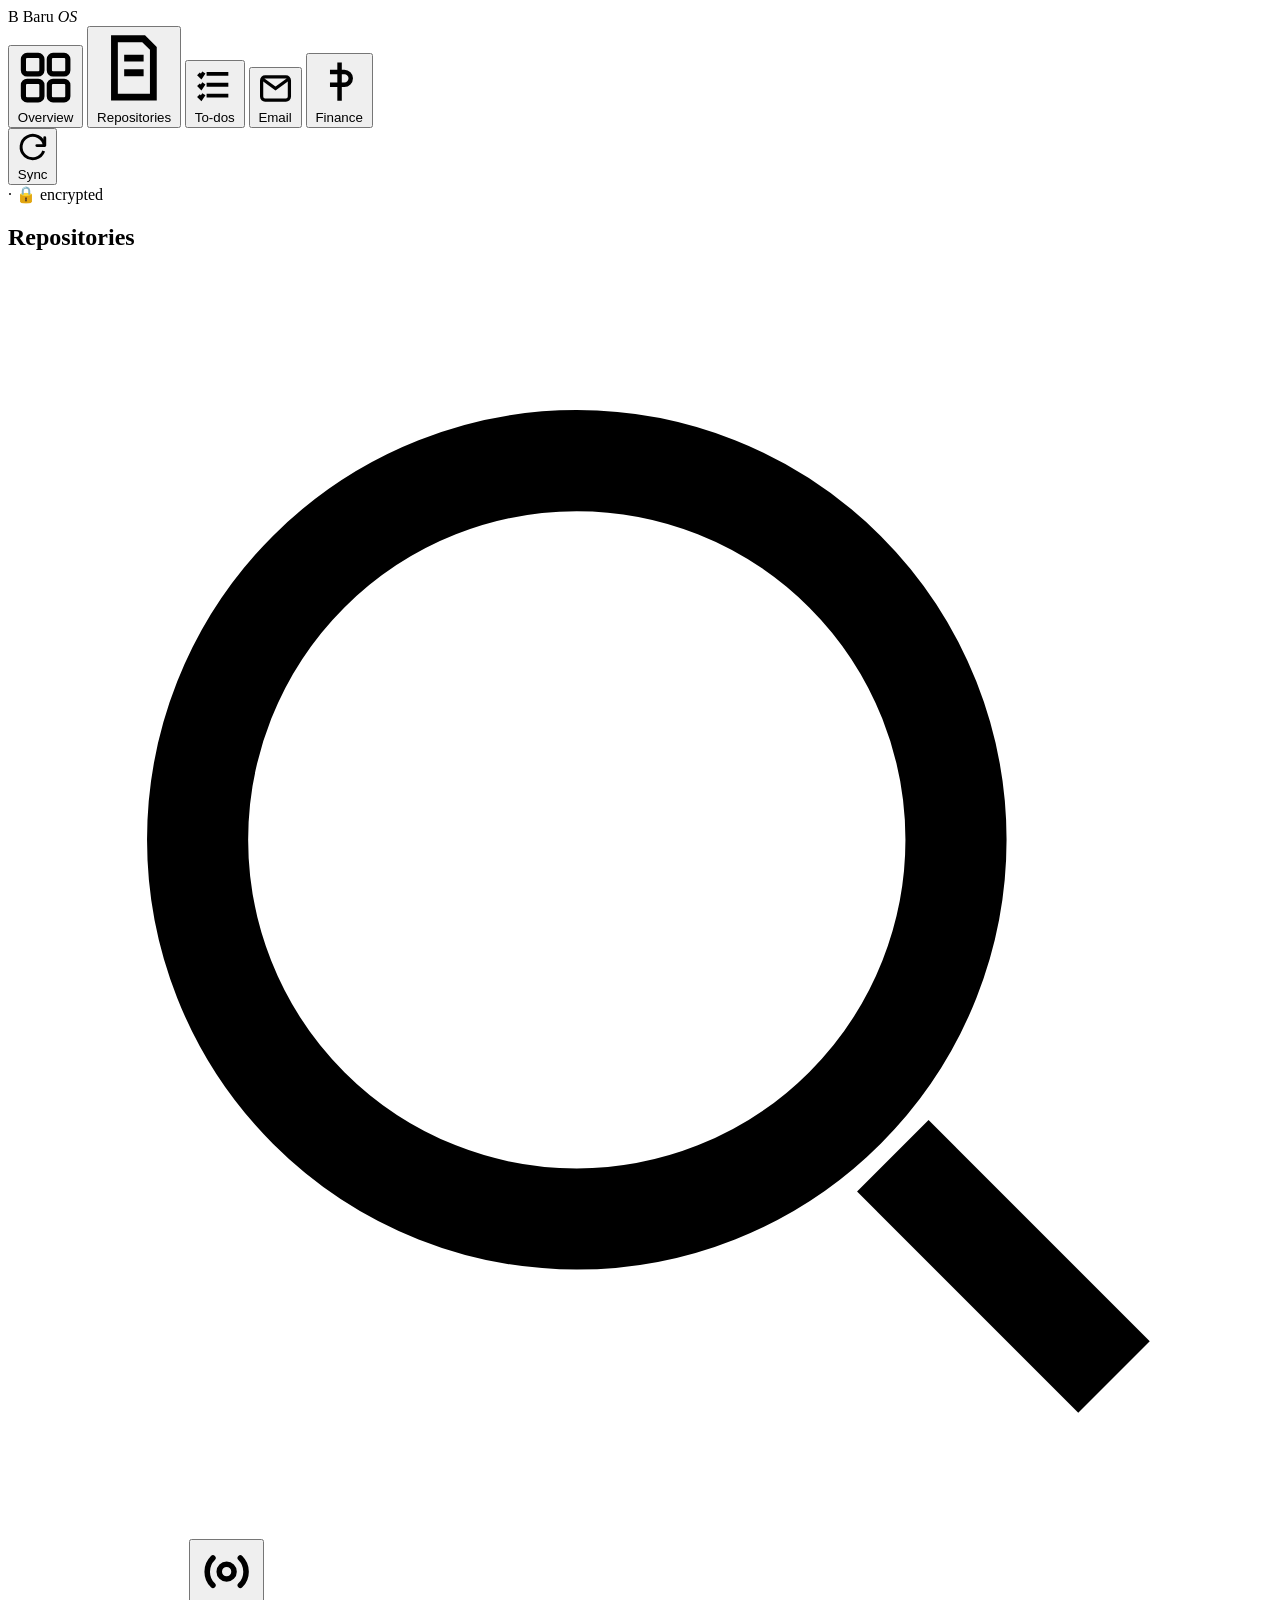
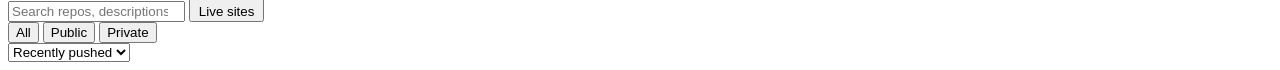
<file: src/index.html>
<!doctype html>
<html lang="en">
<head>
  <meta charset="utf-8" />
  <meta name="viewport" content="width=device-width, initial-scale=1" />
  <title>Baru OS</title>
  <meta name="description" content="Baru's personal operating system — repositories, to-dos, email, finance across every venture." />
  <meta name="color-scheme" content="light" />
  <link rel="icon" href="data:image/svg+xml,%3Csvg xmlns='http://www.w3.org/2000/svg' viewBox='0 0 32 32'%3E%3Crect width='32' height='32' rx='8' fill='%23b9603c'/%3E%3Ctext x='16' y='23' font-family='Georgia,serif' font-size='20' font-weight='700' text-anchor='middle' fill='%23f4efe6'%3EB%3C/text%3E%3C/svg%3E" />

  <link rel="preconnect" href="https://fonts.googleapis.com" />
  <link rel="preconnect" href="https://fonts.gstatic.com" crossorigin />
  <link rel="stylesheet"
    href="https://fonts.googleapis.com/css2?family=Fraunces:ital,opsz,wght@0,9..144,500;0,9..144,600;1,9..144,500&family=Inter:wght@400;500;600&family=JetBrains+Mono:wght@400;500;700&display=swap" />
  <!--INLINE_STYLES-->
</head>
<body>
  <div class="os">
    <!-- ░░ sidebar ░░ -->
    <aside class="sidebar">
      <div class="os-brand">
        <span class="os-mark">B</span>
        <span class="os-name">Baru <em>OS</em></span>
      </div>

      <nav id="nav" class="os-nav" aria-label="Sections">
        <button class="nav-item" data-view="overview" aria-current="true">
          <svg viewBox="0 0 16 16" fill="none" stroke="currentColor" stroke-width="1.4"><rect x="2" y="2" width="5" height="5" rx="1"/><rect x="9" y="2" width="5" height="5" rx="1"/><rect x="2" y="9" width="5" height="5" rx="1"/><rect x="9" y="9" width="5" height="5" rx="1"/></svg>
          <span>Overview</span>
        </button>
        <button class="nav-item" data-view="repos">
          <svg viewBox="0 0 16 16" fill="none" stroke="currentColor" stroke-width="1.4"><path d="M4 2h6l2 2v10H4z"/><path d="M6 6h4M6 9h4"/></svg>
          <span>Repositories</span><span class="nav-count" id="nav-repos"></span>
        </button>
        <button class="nav-item" data-view="todos">
          <svg viewBox="0 0 16 16" fill="none" stroke="currentColor" stroke-width="1.4"><path d="M5 4h8M5 8h8M5 12h8"/><path d="M2 4l1 1 1-1.5M2 8l1 1 1-1.5M2 12l1 1 1-1.5"/></svg>
          <span>To-dos</span><span class="nav-count" id="nav-todos"></span>
        </button>
        <button class="nav-item" data-view="email">
          <svg viewBox="0 0 16 16" fill="none" stroke="currentColor" stroke-width="1.4"><rect x="2" y="3" width="12" height="10" rx="1.5"/><path d="M2.5 4l5.5 4 5.5-4"/></svg>
          <span>Email</span><span class="nav-count" id="nav-email"></span>
        </button>
        <button class="nav-item" data-view="finance">
          <svg viewBox="0 0 16 16" fill="none" stroke="currentColor" stroke-width="1.4"><path d="M8 2v12M5 5h4.5a2 2 0 0 1 0 4H5m0 0h5"/></svg>
          <span>Finance</span>
        </button>
      </nav>

      <div class="sidebar-foot">
        <button id="sync" class="os-sync" title="Re-pull repos &amp; rebuild">
          <svg viewBox="0 0 16 16" fill="none" stroke="currentColor" stroke-width="1.4"><path d="M13.6 7a5.6 5.6 0 1 0-.3 2.6"/><path d="M13.8 3.2V7H10" stroke-linecap="round" stroke-linejoin="round"/></svg>
          <span>Sync</span>
        </button>
        <div class="foot-meta"><span id="syncAgo"></span> · 🔒 encrypted</div>
      </div>
    </aside>

    <!-- ░░ main ░░ -->
    <main class="os-main">
      <!-- OVERVIEW -->
      <section id="view-overview" class="view view-active" aria-label="Overview"></section>

      <!-- REPOSITORIES -->
      <section id="view-repos" class="view" aria-label="Repositories">
        <div class="view-head">
          <h1 class="view-title">Repositories</h1>
          <div id="stats" class="stats"></div>
        </div>
        <div class="controls">
          <div class="controls-row">
            <label class="search">
              <svg viewBox="0 0 20 20" fill="none" stroke="currentColor" stroke-width="1.6" aria-hidden="true"><circle cx="9" cy="9" r="6"/><path d="m14 14 3.5 3.5"/></svg>
              <input id="search" type="search" placeholder="Search repos, descriptions, languages…" aria-label="Search repositories" />
            </label>
            <button id="liveToggle" class="livetoggle" aria-pressed="false" title="Show only repos with a live site">
              <svg viewBox="0 0 16 16" fill="none" stroke="currentColor" stroke-width="1.5" aria-hidden="true"><circle cx="8" cy="8" r="2"/><path d="M4.3 4.3a5.2 5.2 0 0 0 0 7.4M11.7 4.3a5.2 5.2 0 0 1 0 7.4" stroke-linecap="round"/></svg>
              <span>Live sites</span><span id="liveCount" class="ct"></span>
            </button>
            <div id="visSeg" class="seg" role="group" aria-label="Visibility filter">
              <button data-vis="all" aria-pressed="true">All</button>
              <button data-vis="public" aria-pressed="false">Public</button>
              <button data-vis="private" aria-pressed="false">Private</button>
            </div>
            <div class="sortwrap">
              <select id="sort" aria-label="Sort repositories">
                <option value="pushed">Recently pushed</option>
                <option value="name">Name A–Z</option>
                <option value="stars">Most stars</option>
              </select>
            </div>
          </div>
          <div id="chips" class="chips" role="group" aria-label="Filter by organization"></div>
        </div>
        <div id="sections"></div>
      </section>

      <!-- TO-DOS -->
      <section id="view-todos" class="view" aria-label="To-dos"></section>

      <!-- EMAIL -->
      <section id="view-email" class="view" aria-label="Email"></section>

      <!-- FINANCE -->
      <section id="view-finance" class="view" aria-label="Finance"></section>
    </main>
  </div>

  <!--INLINE_APP-->
</body>
</html>
</file>
